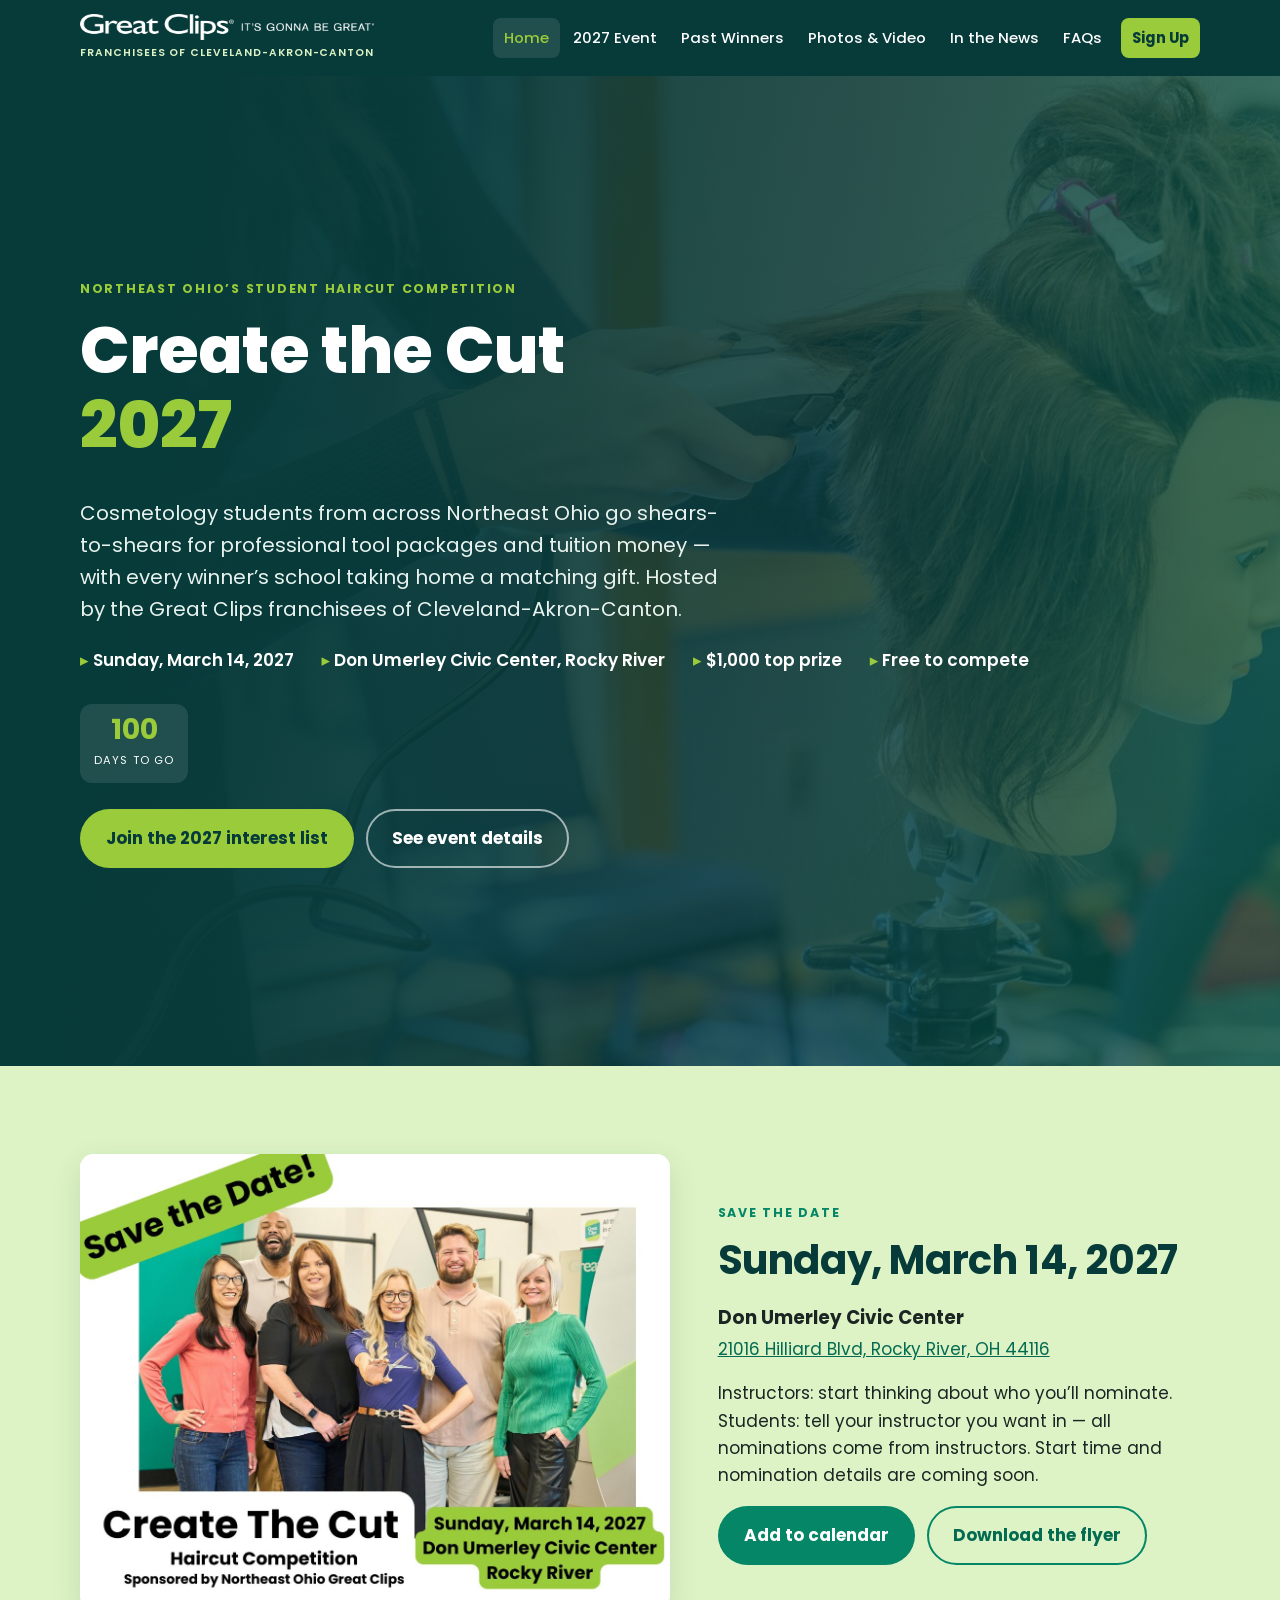
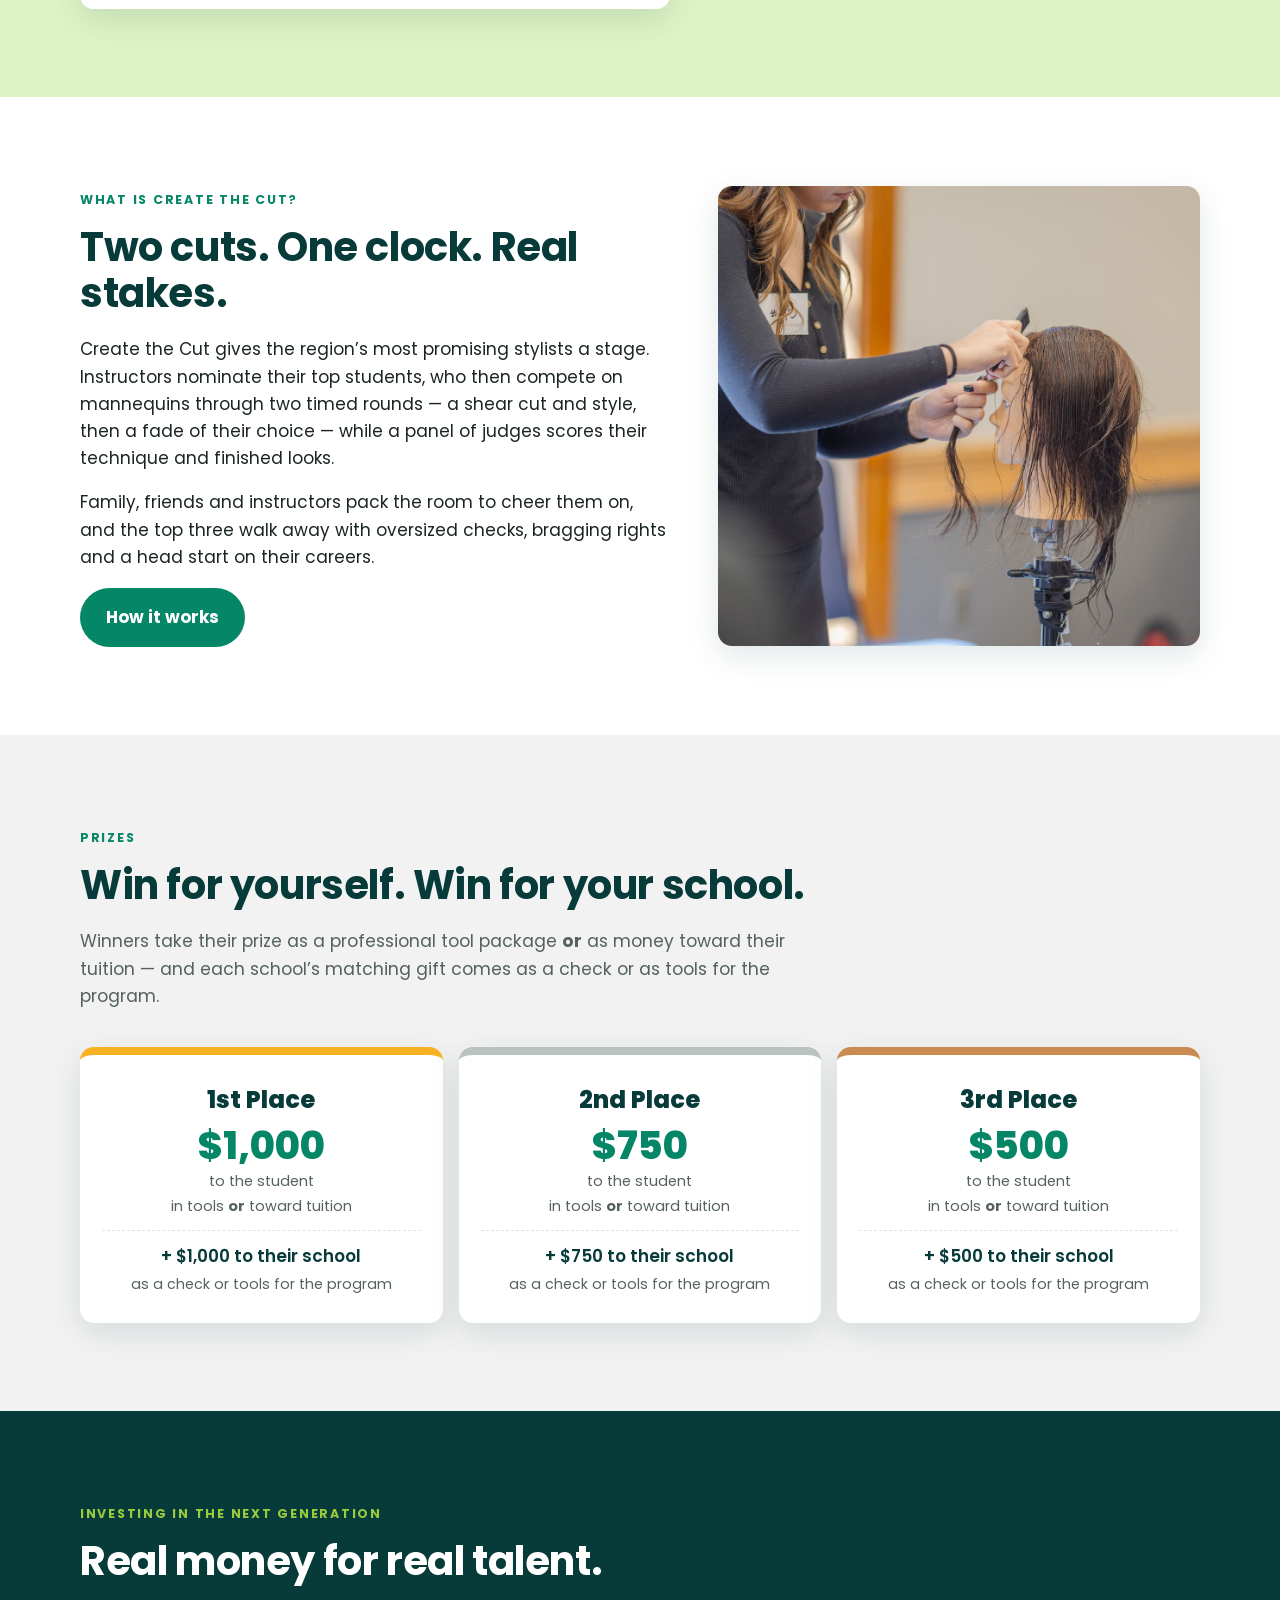
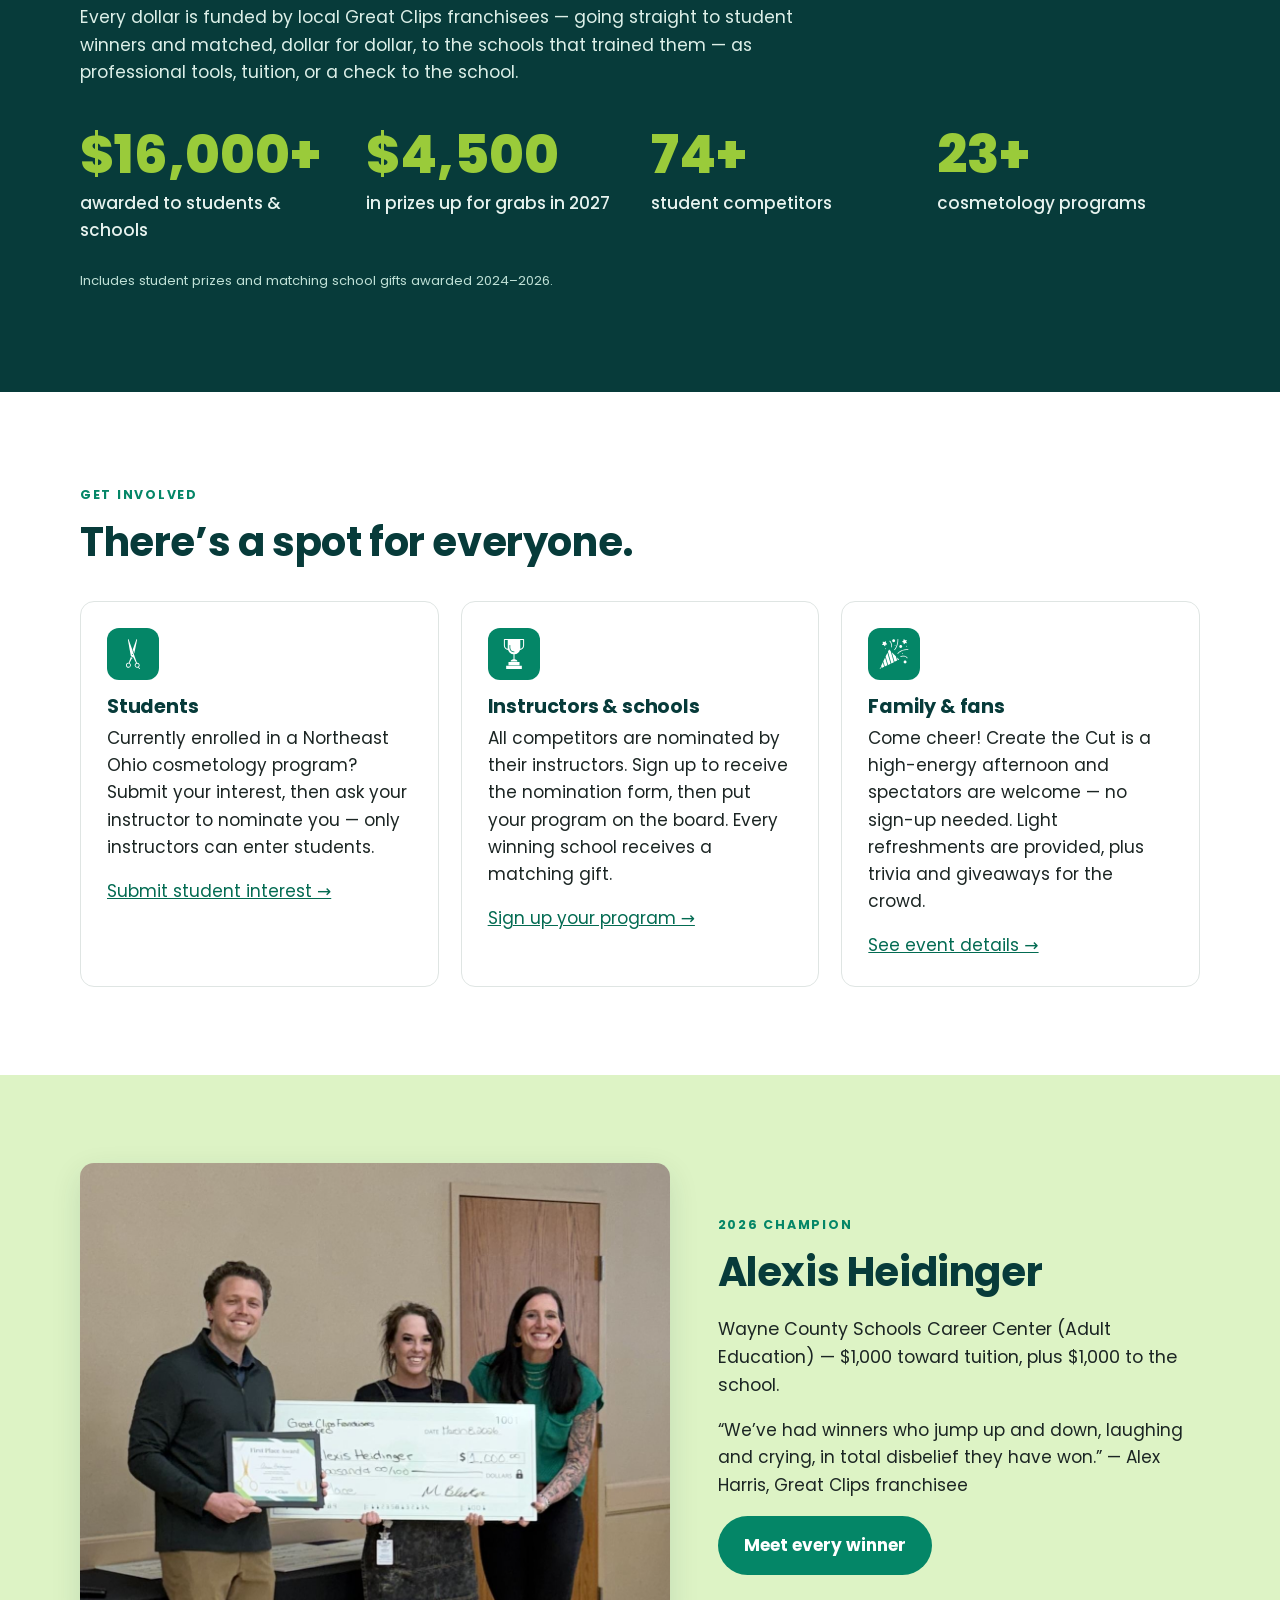
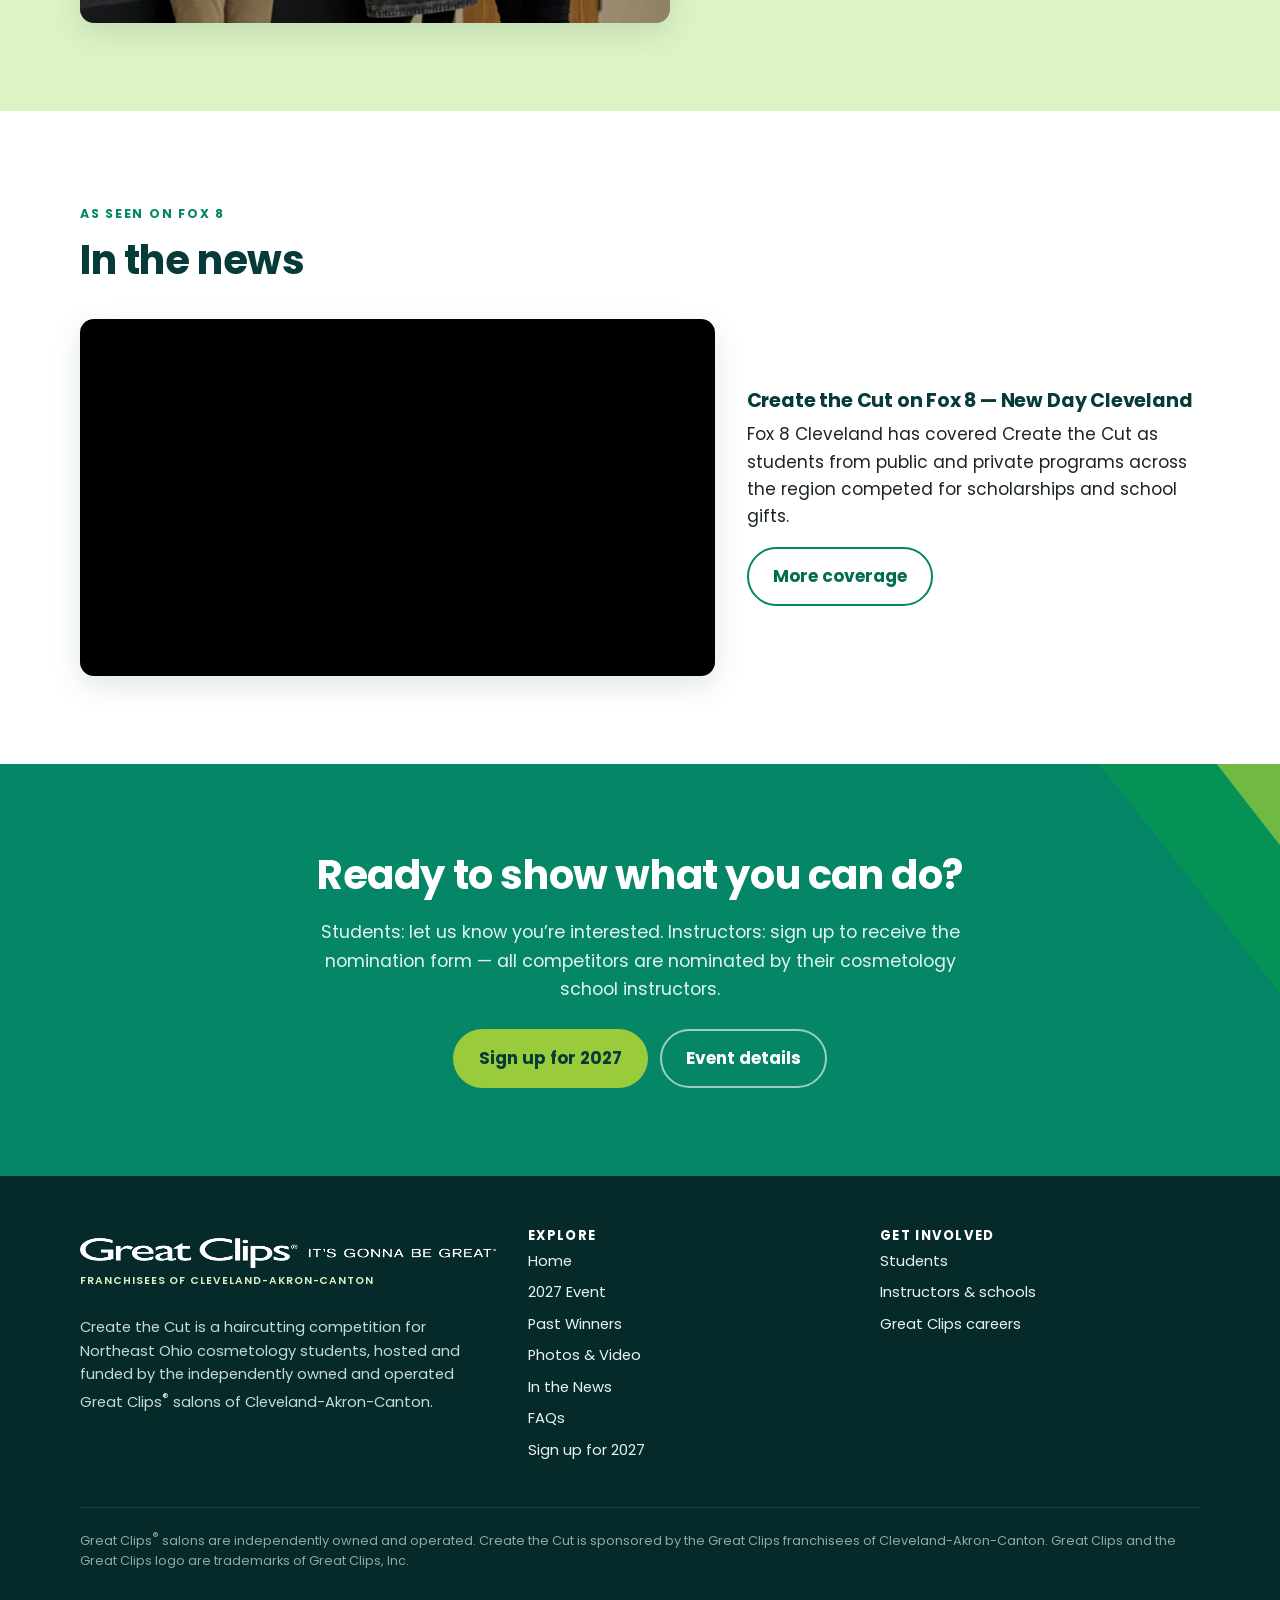
<file: index.html>
<!doctype html>
<html lang="en">
<head>
<meta charset="utf-8">
<meta name="viewport" content="width=device-width, initial-scale=1">
<title>Create the Cut 2027 | Great Clips Franchisees of Cleveland-Akron-Canton</title>
<meta name="description" content="Create the Cut is a haircutting competition for Northeast Ohio cosmetology students — tool and tuition prizes plus matching school gifts, hosted by the Great Clips franchisees of Cleveland-Akron-Canton.">
<meta property="og:title" content="Create the Cut 2027 | Great Clips Franchisees of Cleveland-Akron-Canton">
<meta property="og:description" content="Create the Cut is a haircutting competition for Northeast Ohio cosmetology students — tool and tuition prizes plus matching school gifts, hosted by the Great Clips franchisees of Cleveland-Akron-Canton.">
<meta property="og:image" content="https://createthecutneo.com/assets/img/gallery/2025/ctc2025-01.jpg">
<meta name="theme-color" content="#073b3a">
<link rel="icon" href="assets/icons/shears.svg" type="image/svg+xml">
<link rel="preconnect" href="https://fonts.googleapis.com">
<link rel="preconnect" href="https://fonts.gstatic.com" crossorigin>
<link href="https://fonts.googleapis.com/css2?family=Poppins:wght@400;500;600;700;800&display=swap" rel="stylesheet">
<link rel="stylesheet" href="assets/css/site.css?v=1793361626">
</head>
<body>
<a class="skip" href="#main">Skip to content</a>
<header class="site-head">
  <div class="wrap">
    <a class="lockup " href="index.html" aria-label="Great Clips franchisees of Cleveland-Akron-Canton — home"><img src="assets/logo/gc-logo-tag-white.png" alt="Great Clips" width="276" height="26"><span>Franchisees of Cleveland-Akron-Canton</span></a>
    <button class="menu-btn" aria-expanded="false" aria-controls="nav">Menu</button>
    <nav class="nav" id="nav" aria-label="Main"><a href="index.html" aria-current=page>Home</a><a href="event.html">2027 Event</a><a href="past-events.html">Past Winners</a><a href="gallery.html">Photos & Video</a><a href="news.html">In the News</a><a href="faq.html">FAQs</a><a class="cta" href="signup.html">Sign Up</a></nav>
  </div>
</header>
<main id="main">

<section class="hero"><div class="hero-bg" style="background-image:url('assets/img/gallery/2025/ctc2025-19.jpg')"></div><div class="wrap">
  <span class="eyebrow">Northeast Ohio’s student haircut competition</span>
  <h1>Create the Cut <em>2027</em></h1>
  <p class="lede">Cosmetology students from across Northeast Ohio go shears-to-shears for professional tool packages and tuition money — with every winner’s school taking home a matching gift. Hosted by the Great Clips franchisees of Cleveland-Akron-Canton.</p>
  <div class="facts"><span>Sunday, March 14, 2027</span><span>Don Umerley Civic Center, Rocky River</span><span>$1,000 top prize</span><span>Free to compete</span></div>
  <div class="countdown" data-to="2027-03-14T00:00:00-05:00"><div><b data-d>–</b><small>days to go</small></div></div>
  <div class="btn-row"><a class="btn btn-lime" href="signup.html">Join the 2027 interest list</a><a class="btn btn-ghost" href="event.html">See event details</a></div>
</div></section>

<section class="band-mint"><div class="wrap split">
  <a href="assets/ctc-save-the-date-2027.pdf" target="_blank" rel="noopener"><img src="assets/img/save-the-date-2027.jpg" alt="Save the date: Create the Cut, Sunday, March 14, 2027, Don Umerley Civic Center, Rocky River" loading="lazy" style="max-height:none;object-fit:contain;background:#fff"></a>
  <div>
    <span class="eyebrow" style="color:var(--jade)">Save the date</span>
    <h2>Sunday, March 14, 2027</h2>
    <p style="font-size:1.15rem;margin-bottom:4px"><b>Don Umerley Civic Center</b></p>
    <p><a href="https://www.google.com/maps/search/?api=1&amp;query=Don+Umerley+Civic+Center+21016+Hilliard+Blvd+Rocky+River+OH+44116" target="_blank" rel="noopener">21016 Hilliard Blvd, Rocky River, OH 44116</a></p>
    <p>Instructors: start thinking about who you’ll nominate. Students: tell your instructor you want in — all nominations come from instructors. Start time and nomination details are coming soon.</p>
    <div class="btn-row"><a class="btn btn-jade" href="assets/create-the-cut-2027.ics" download>Add to calendar</a><a class="btn btn-outline" href="assets/ctc-2027-flyer.pdf" download>Download the flyer</a></div>
  </div>
</div></section>

<section><div class="wrap split">
  <div>
    <span class="eyebrow" style="color:var(--jade)">What is Create the Cut?</span>
    <h2>Two cuts. One clock. Real stakes.</h2>
    <p>Create the Cut gives the region’s most promising stylists a stage. Instructors nominate their top students, who then compete on mannequins through two timed rounds — a shear cut and style, then a fade of their choice — while a panel of judges scores their technique and finished looks.</p>
    <p>Family, friends and instructors pack the room to cheer them on, and the top three walk away with oversized checks, bragging rights and a head start on their careers.</p>
    <a class="btn btn-jade" href="event.html">How it works</a>
  </div>
  <img src="assets/img/gallery/2025/ctc2025-14.jpg" alt="A student competitor cutting a mannequin's hair at Create the Cut 2025" loading="lazy">
</div></section>

<section class="band-gray"><div class="wrap">
  <div class="section-head"><span class="eyebrow" style="color:var(--jade)">Prizes</span><h2>Win for yourself. Win for your school.</h2>
  <p>Winners take their prize as a professional tool package <b>or</b> as money toward their tuition — and each school’s matching gift comes as a check or as tools for the program.</p></div>
  <div class="prizes"><div class="prize p1"><div class="place">1st Place</div><div class="amt">$1,000</div><div class="who">to the student</div><div class="who" style="margin-top:2px">in tools <b>or</b> toward tuition</div><span class="plus">+ $1,000 to their school<br><small style="font-weight:400;color:var(--muted)">as a check or tools for the program</small></span></div><div class="prize p2"><div class="place">2nd Place</div><div class="amt">$750</div><div class="who">to the student</div><div class="who" style="margin-top:2px">in tools <b>or</b> toward tuition</div><span class="plus">+ $750 to their school<br><small style="font-weight:400;color:var(--muted)">as a check or tools for the program</small></span></div><div class="prize p3"><div class="place">3rd Place</div><div class="amt">$500</div><div class="who">to the student</div><div class="who" style="margin-top:2px">in tools <b>or</b> toward tuition</div><span class="plus">+ $500 to their school<br><small style="font-weight:400;color:var(--muted)">as a check or tools for the program</small></span></div></div>
</div></section>

<section class="band-dark"><div class="wrap">
  <div class="section-head"><span class="eyebrow">Investing in the next generation</span>
  <h2>Real money for real talent.</h2>
  <p>Every dollar is funded by local Great Clips franchisees — going straight to student winners and matched, dollar for dollar, to the schools that trained them — as professional tools, tuition, or a check to the school.</p></div>
  <div class="grid g4">
    <div class="stat"><b>$16,000+</b><span>awarded to students &amp; schools</span></div>
    <div class="stat"><b>$4,500</b><span>in prizes up for grabs in 2027</span></div>
    <div class="stat"><b>74+</b><span>student competitors</span></div>
    <div class="stat"><b>23+</b><span>cosmetology programs</span></div>
  </div>
  <p class="note">Includes student prizes and matching school gifts awarded 2024–2026.</p>
</div></section>

<section><div class="wrap">
  <div class="section-head"><span class="eyebrow" style="color:var(--jade)">Get involved</span><h2>There’s a spot for everyone.</h2></div>
  <div class="grid g3">
    <div class="card"><div class="ico"><img src="assets/icons/shears.svg" alt=""></div><h3>Students</h3><p>Currently enrolled in a Northeast Ohio cosmetology program? Submit your interest, then ask your instructor to nominate you — only instructors can enter students.</p><a href="signup.html?role=student">Submit student interest →</a></div>
    <div class="card"><div class="ico"><img src="assets/icons/trophy.svg" alt=""></div><h3>Instructors &amp; schools</h3><p>All competitors are nominated by their instructors. Sign up to receive the nomination form, then put your program on the board. Every winning school receives a matching gift.</p><a href="signup.html?role=instructor">Sign up your program →</a></div>
    <div class="card"><div class="ico"><img src="assets/icons/party.svg" alt=""></div><h3>Family &amp; fans</h3><p>Come cheer! Create the Cut is a high-energy afternoon and spectators are welcome — no sign-up needed. Light refreshments are provided, plus trivia and giveaways for the crowd.</p><a href="event.html">See event details →</a></div>
  </div>
</div></section>

<section class="band-mint"><div class="wrap split">
  <img src="assets/img/gallery/2026/ctc2026-17.jpg" alt="Alexis Heidinger holding the first-place check at Create the Cut 2026" loading="lazy" style="object-position:center 22%">
  <div>
    <span class="eyebrow" style="color:var(--jade)">2026 Champion</span>
    <h2>Alexis Heidinger</h2>
    <p style="font-size:1.1rem">Wayne County Schools Career Center (Adult Education) — $1,000 toward tuition, plus $1,000 to the school.</p>
    <p>“We’ve had winners who jump up and down, laughing and crying, in total disbelief they have won.” — Alex Harris, Great Clips franchisee</p>
    <a class="btn btn-jade" href="past-events.html">Meet every winner</a>
  </div>
</div></section>

<section><div class="wrap">
  <div class="section-head"><span class="eyebrow" style="color:var(--jade)">As seen on FOX 8</span><h2>In the news</h2></div>
  <div class="feature-video">
    <iframe class="yt" src="https://www.youtube.com/embed/rX6pggy170c" title="Create the Cut on Fox 8 — New Day Cleveland" loading="lazy" referrerpolicy="strict-origin-when-cross-origin" allow="accelerometer; encrypted-media; gyroscope; picture-in-picture; web-share" allowfullscreen></iframe>
    <div><h3>Create the Cut on Fox 8 — New Day Cleveland</h3><p>Fox 8 Cleveland has covered Create the Cut as students from public and private programs across the region competed for scholarships and school gifts.</p><a class="btn btn-outline" href="news.html">More coverage</a></div>
  </div>
</div></section>

<section class="cta-band"><svg class="tri" viewBox="0 0 400 300" preserveAspectRatio="xMaxYMid slice" aria-hidden="true"><polygon points="160,0 400,0 400,300" fill="#048667" opacity=".55"/><polygon points="250,0 400,0 400,190" fill="#089f45" opacity=".55"/><polygon points="330,0 400,0 400,90" fill="#9acb3a" opacity=".8"/></svg><div class="wrap" style="position:relative;z-index:1">
  <h2>Ready to show what you can do?</h2><p>Students: let us know you’re interested. Instructors: sign up to receive the nomination form — all competitors are nominated by their cosmetology school instructors.</p>
  <div class="btn-row"><a class="btn btn-lime" href="signup.html">Sign up for 2027</a><a class="btn btn-ghost" href="event.html">Event details</a></div>
</div></section>

</main>
<footer class="site-foot">
  <div class="wrap">
    <div class="cols">
      <div>
        <a class="lockup " href="index.html" aria-label="Great Clips franchisees of Cleveland-Akron-Canton — home"><img src="assets/logo/gc-logo-tag-white.png" alt="Great Clips" width="276" height="26"><span>Franchisees of Cleveland-Akron-Canton</span></a>
        <p style="margin-top:16px;max-width:30rem">Create the Cut is a haircutting competition for Northeast Ohio cosmetology students, hosted and funded by the independently owned and operated Great Clips<sup>®</sup> salons of Cleveland-Akron-Canton.</p>
      </div>
      <div>
        <h4>Explore</h4>
        <ul><li><a href="index.html">Home</a></li><li><a href="event.html">2027 Event</a></li><li><a href="past-events.html">Past Winners</a></li><li><a href="gallery.html">Photos & Video</a></li><li><a href="news.html">In the News</a></li><li><a href="faq.html">FAQs</a></li><li><a href="signup.html">Sign up for 2027</a></li></ul>
      </div>
      <div>
        <h4>Get involved</h4>
        <ul>
          <li><a href="signup.html?role=student">Students</a></li>
          <li><a href="signup.html?role=instructor">Instructors &amp; schools</a></li>
          <li><a href="https://jobs.greatclips.com" target="_blank" rel="noopener">Great Clips careers</a></li>
          
        </ul>
      </div>
    </div>
    <p class="fine">Great Clips<sup>®</sup> salons are independently owned and operated. Create the Cut is sponsored by the Great Clips franchisees of Cleveland-Akron-Canton. Great Clips and the Great Clips logo are trademarks of Great Clips, Inc.</p>
  </div>
</footer>
<div class="lightbox" role="dialog" aria-modal="true" aria-label="Photo viewer">
  <button class="x" aria-label="Close">×</button><button class="prev" aria-label="Previous photo">‹</button>
  <img alt=""><button class="next" aria-label="Next photo">›</button>
</div>
<script src="assets/js/site.js?v=1793361626"></script>
</body>
</html>
</file>
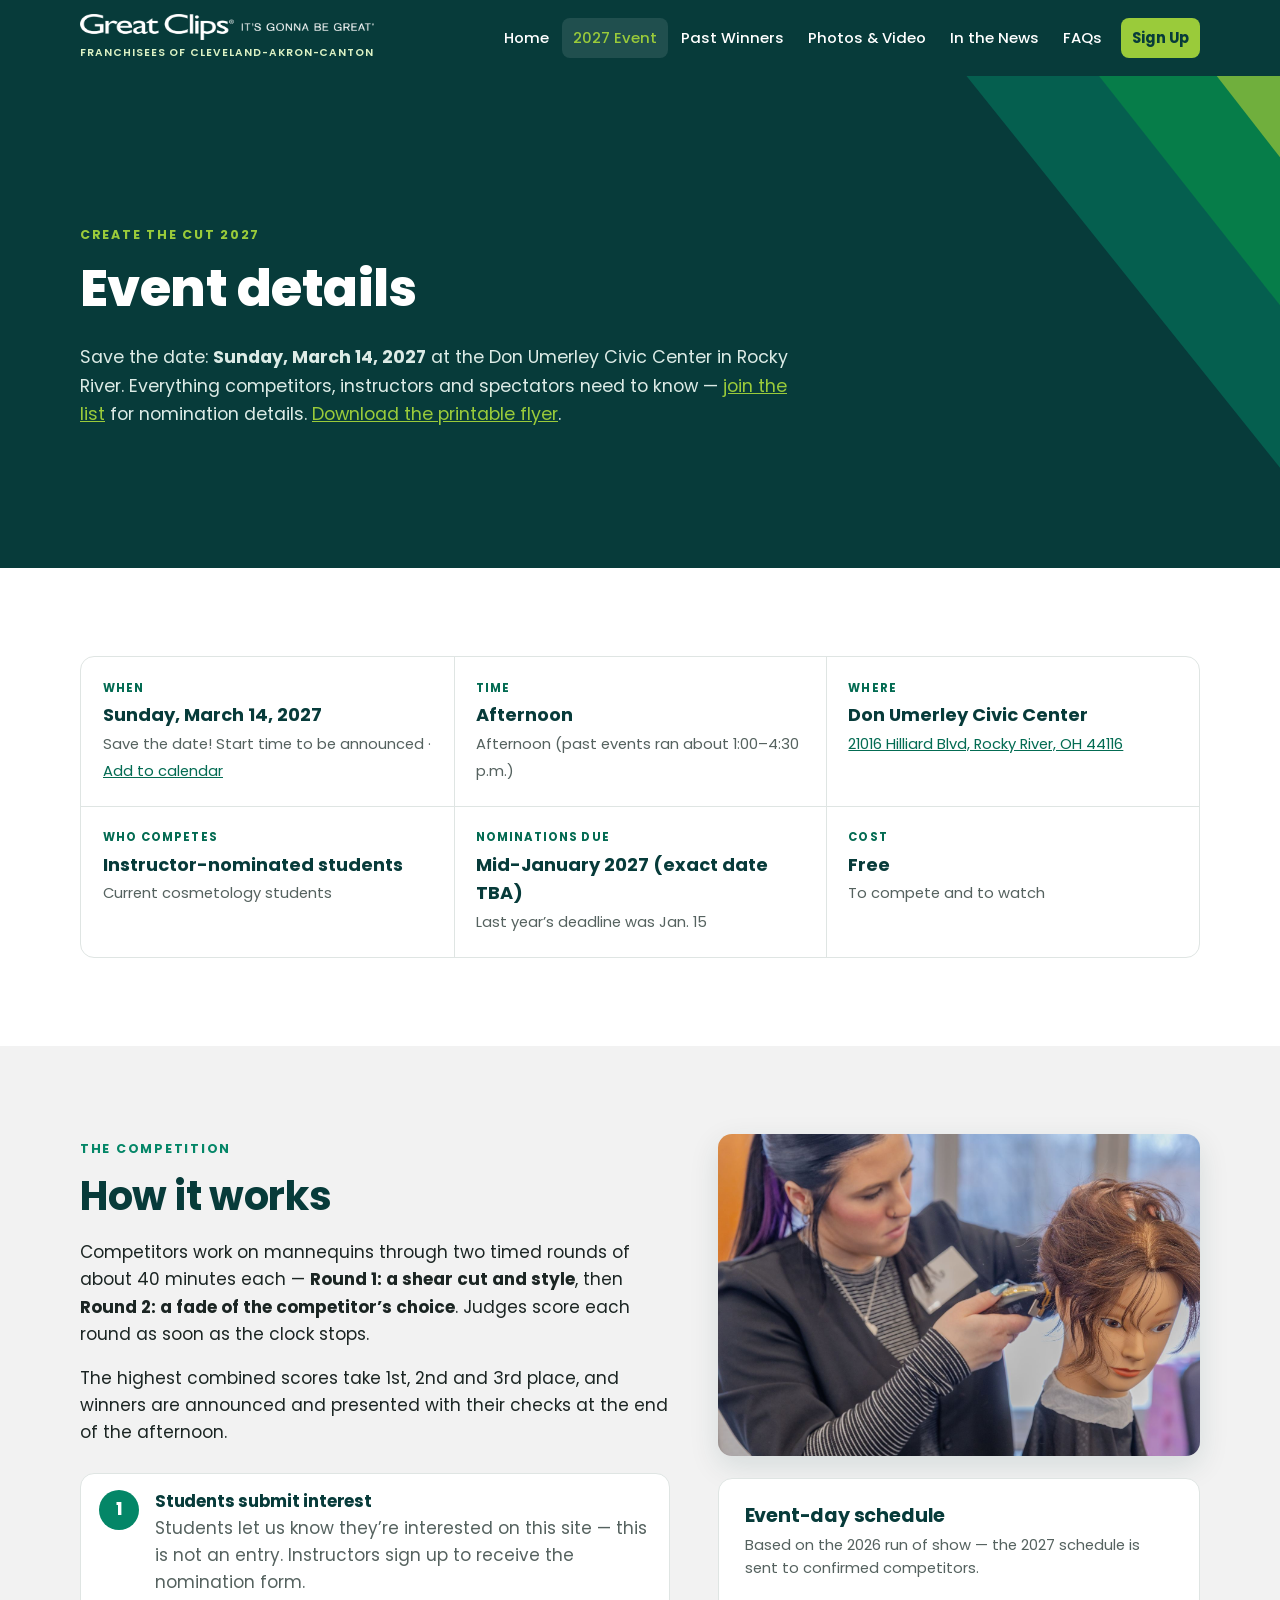
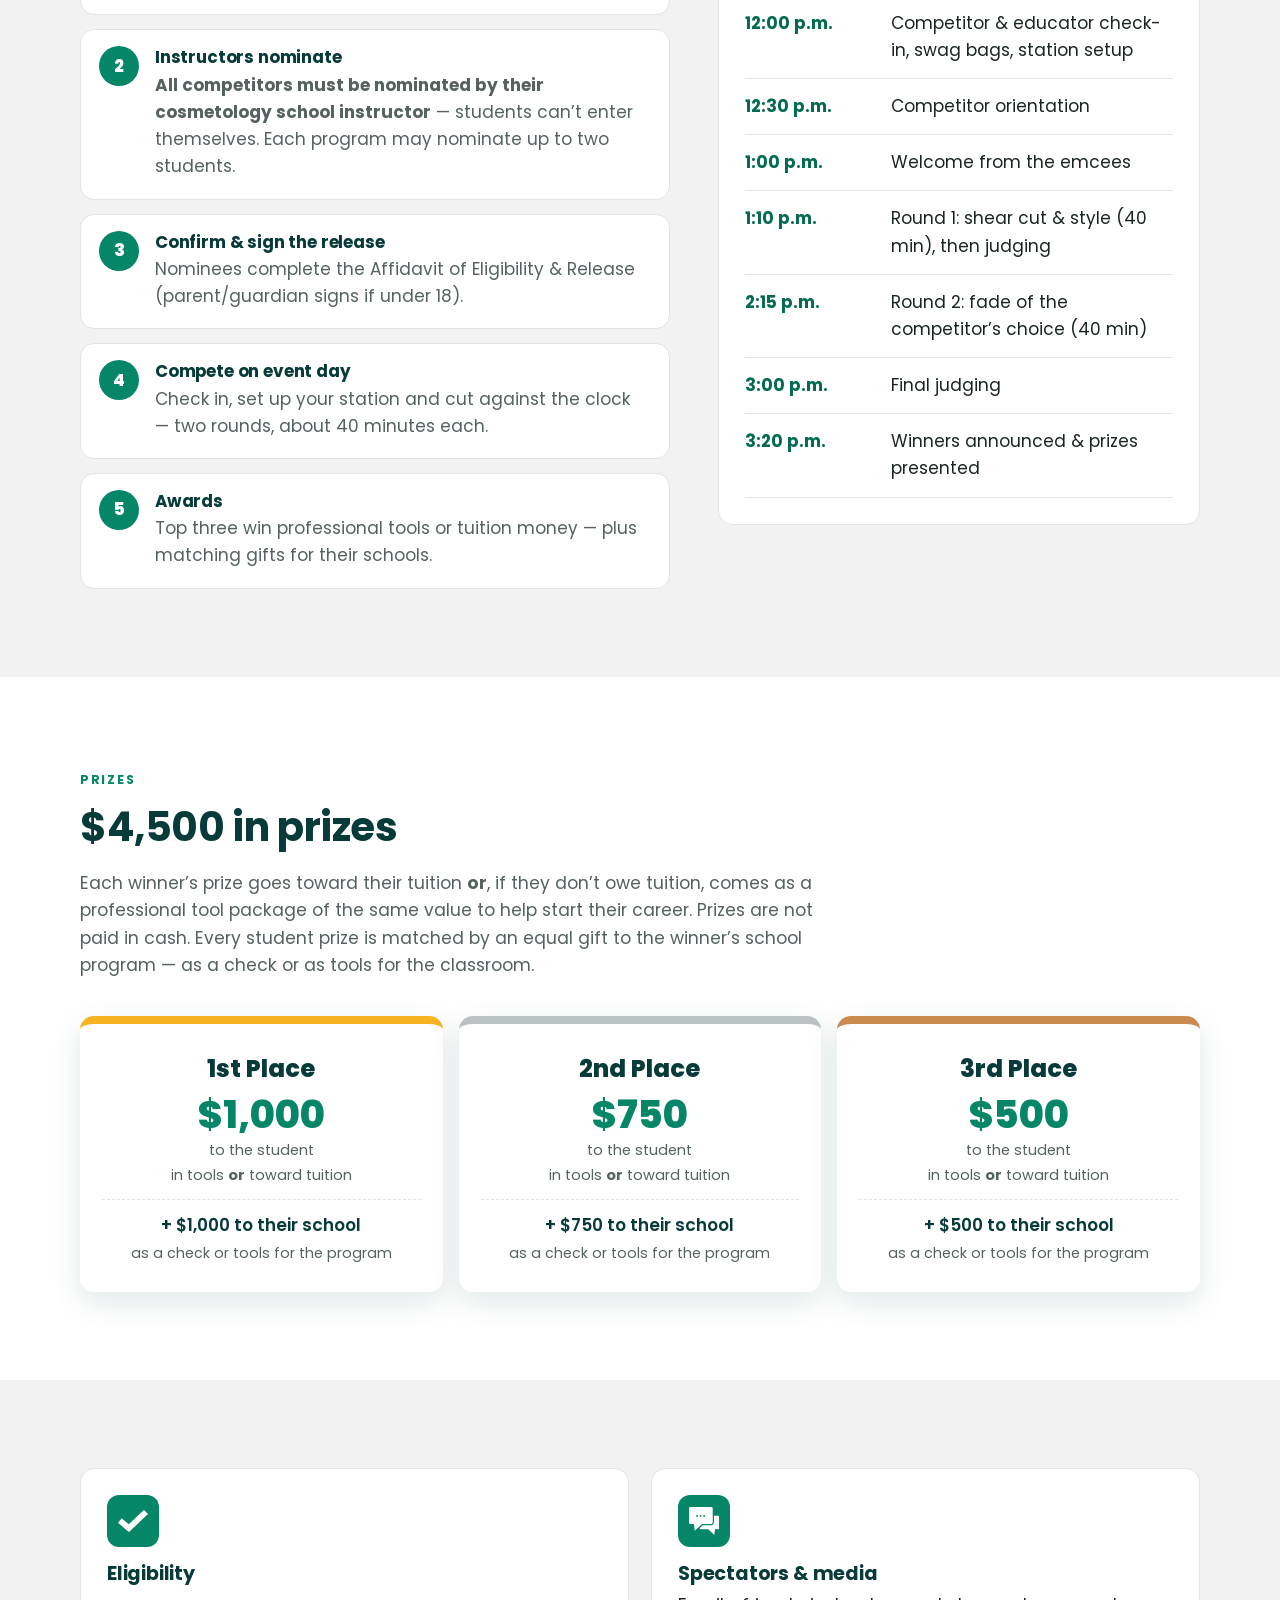
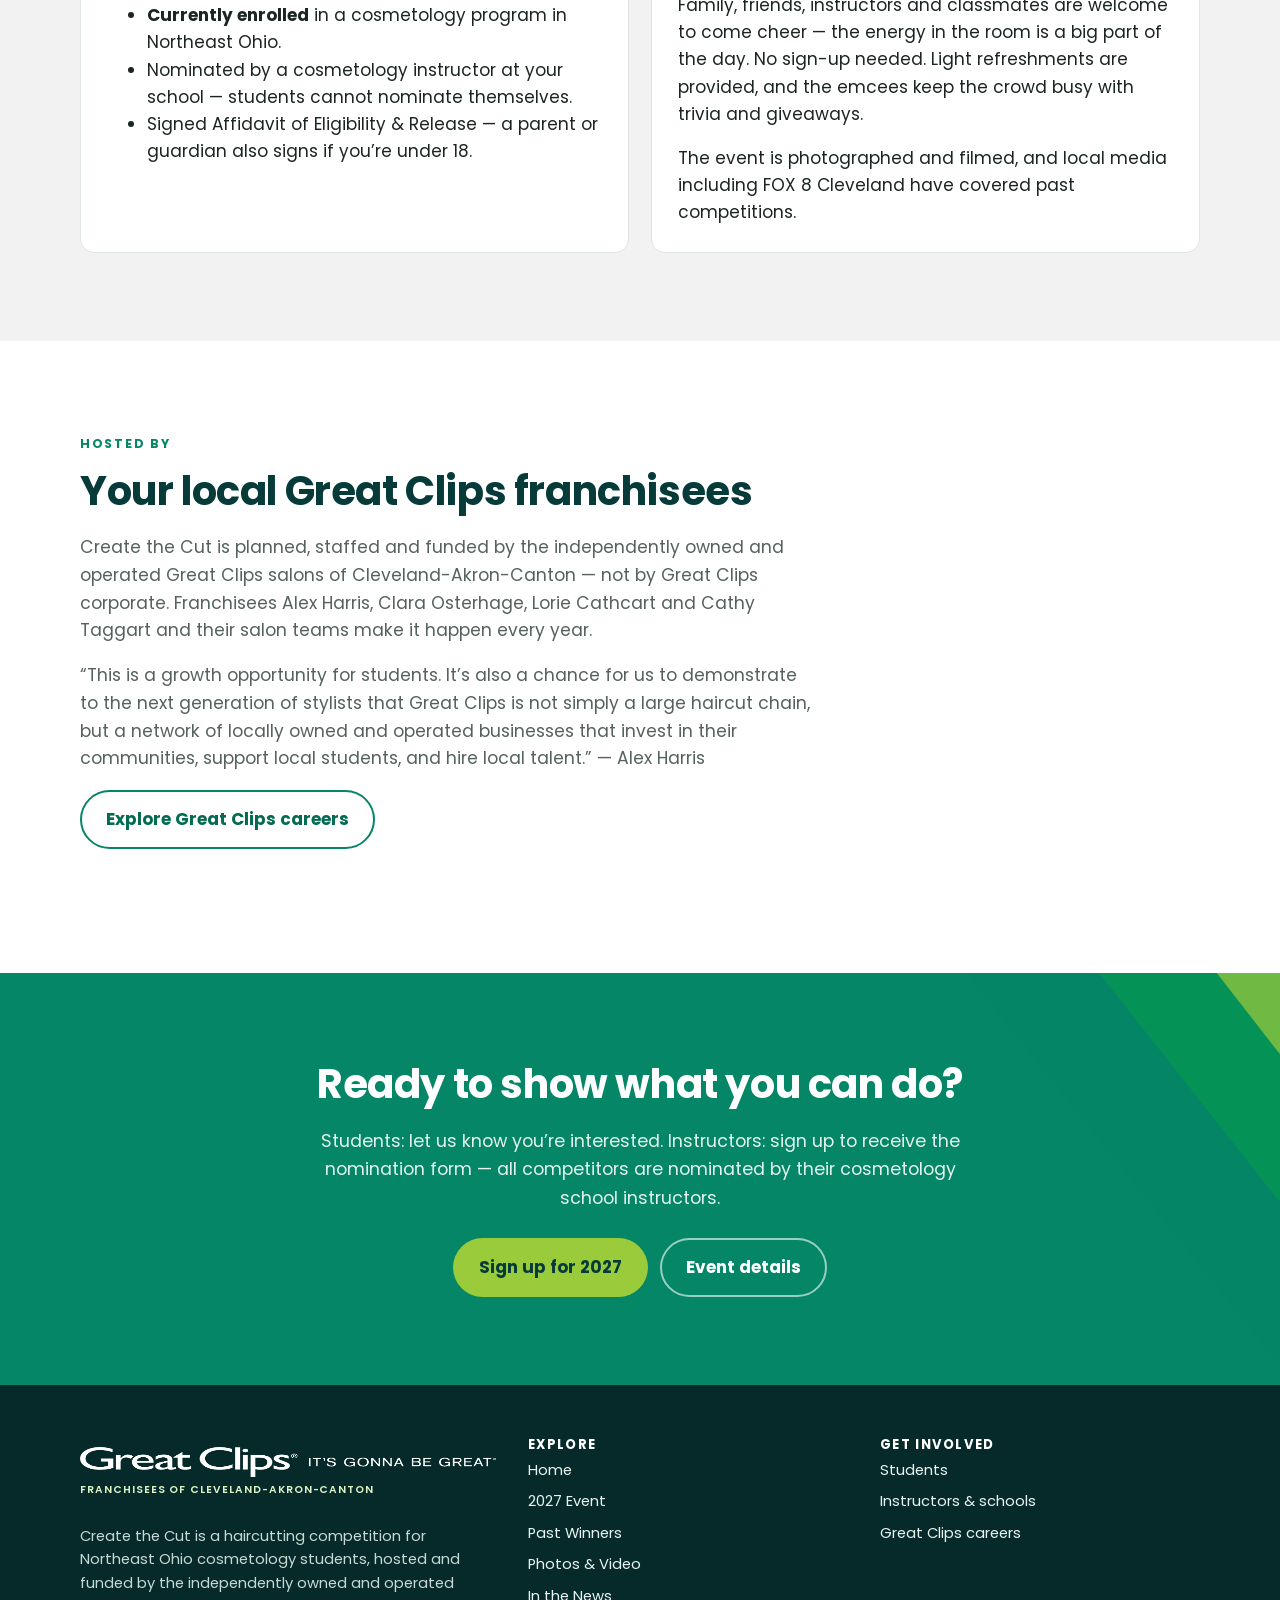
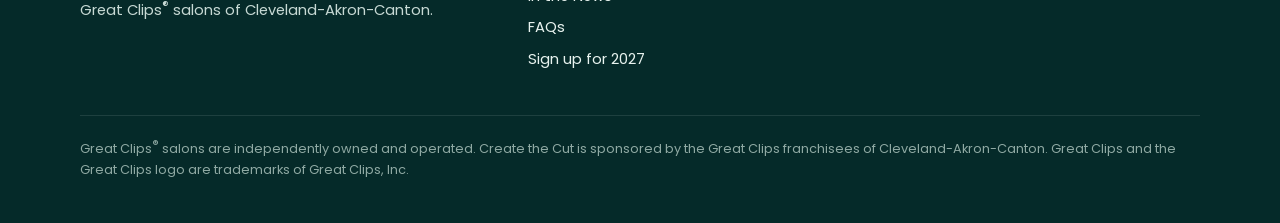
<file: event.html>
<!doctype html>
<html lang="en">
<head>
<meta charset="utf-8">
<meta name="viewport" content="width=device-width, initial-scale=1">
<title>Event Details | Create the Cut 2027</title>
<meta name="description" content="Date, format, prizes, eligibility and schedule for Create the Cut 2027, the Northeast Ohio student haircut competition.">
<meta property="og:title" content="Event Details | Create the Cut 2027">
<meta property="og:description" content="Date, format, prizes, eligibility and schedule for Create the Cut 2027, the Northeast Ohio student haircut competition.">
<meta property="og:image" content="https://createthecutneo.com/assets/img/gallery/2025/ctc2025-01.jpg">
<meta name="theme-color" content="#073b3a">
<link rel="icon" href="assets/icons/shears.svg" type="image/svg+xml">
<link rel="preconnect" href="https://fonts.googleapis.com">
<link rel="preconnect" href="https://fonts.gstatic.com" crossorigin>
<link href="https://fonts.googleapis.com/css2?family=Poppins:wght@400;500;600;700;800&display=swap" rel="stylesheet">
<link rel="stylesheet" href="assets/css/site.css?v=1793361626">
</head>
<body>
<a class="skip" href="#main">Skip to content</a>
<header class="site-head">
  <div class="wrap">
    <a class="lockup " href="index.html" aria-label="Great Clips franchisees of Cleveland-Akron-Canton — home"><img src="assets/logo/gc-logo-tag-white.png" alt="Great Clips" width="276" height="26"><span>Franchisees of Cleveland-Akron-Canton</span></a>
    <button class="menu-btn" aria-expanded="false" aria-controls="nav">Menu</button>
    <nav class="nav" id="nav" aria-label="Main"><a href="index.html">Home</a><a href="event.html" aria-current=page>2027 Event</a><a href="past-events.html">Past Winners</a><a href="gallery.html">Photos & Video</a><a href="news.html">In the News</a><a href="faq.html">FAQs</a><a class="cta" href="signup.html">Sign Up</a></nav>
  </div>
</header>
<main id="main">

<section class="page-hero"><svg class="tri" viewBox="0 0 400 300" preserveAspectRatio="xMaxYMid slice" aria-hidden="true"><polygon points="160,0 400,0 400,300" fill="#048667" opacity=".55"/><polygon points="250,0 400,0 400,190" fill="#089f45" opacity=".55"/><polygon points="330,0 400,0 400,90" fill="#9acb3a" opacity=".8"/></svg><div class="wrap"><span class="eyebrow">Create the Cut 2027</span><h1>Event details</h1>
<p>Save the date: <b>Sunday, March 14, 2027</b> at the Don Umerley Civic Center in Rocky River. Everything competitors, instructors and spectators need to know — <a href="signup.html" style="color:var(--lime)">join the list</a> for nomination details. <a href="assets/ctc-2027-flyer.pdf" style="color:var(--lime)" download>Download the printable flyer</a>.</p></div></section>

<section><div class="wrap">
  <div class="glance">
    <div><small>When</small><strong>Sunday, March 14, 2027</strong><span>Save the date! Start time to be announced · <a href="assets/create-the-cut-2027.ics" download>Add to calendar</a></span></div>
    <div><small>Time</small><strong>Afternoon</strong><span>Afternoon (past events ran about 1:00–4:30 p.m.)</span></div>
    <div><small>Where</small><strong>Don Umerley Civic Center</strong><span><a href="https://www.google.com/maps/search/?api=1&amp;query=Don+Umerley+Civic+Center+21016+Hilliard+Blvd+Rocky+River+OH+44116" target="_blank" rel="noopener">21016 Hilliard Blvd, Rocky River, OH 44116</a></span></div>
    <div><small>Who competes</small><strong>Instructor-nominated students</strong><span>Current cosmetology students</span></div>
    <div><small>Nominations due</small><strong>Mid-January 2027 (exact date TBA)</strong><span>Last year’s deadline was Jan. 15</span></div>
    <div><small>Cost</small><strong>Free</strong><span>To compete and to watch</span></div>
  </div>
</div></section>

<section class="band-gray"><div class="wrap split" style="align-items:start">
  <div>
    <span class="eyebrow" style="color:var(--jade)">The competition</span>
    <h2>How it works</h2>
    <p>Competitors work on mannequins through two timed rounds of about 40 minutes each — <b>Round 1: a shear cut and style</b>, then <b>Round 2: a fade of the competitor’s choice</b>. Judges score each round as soon as the clock stops.</p>
    <p>The highest combined scores take 1st, 2nd and 3rd place, and winners are announced and presented with their checks at the end of the afternoon.</p>
    <div class="steps" style="margin-top:26px">
      <div class="step"><h3>Students submit interest</h3><p>Students let us know they’re interested on this site — this is not an entry. Instructors sign up to receive the nomination form.</p></div>
      <div class="step"><h3>Instructors nominate</h3><p><b>All competitors must be nominated by their cosmetology school instructor</b> — students can’t enter themselves. Each program may nominate up to two students.</p></div>
      <div class="step"><h3>Confirm &amp; sign the release</h3><p>Nominees complete the Affidavit of Eligibility &amp; Release (parent/guardian signs if under 18).</p></div>
      <div class="step"><h3>Compete on event day</h3><p>Check in, set up your station and cut against the clock — two rounds, about 40 minutes each.</p></div>
      <div class="step"><h3>Awards</h3><p>Top three win professional tools or tuition money — plus matching gifts for their schools.</p></div>
    </div>
  </div>
  <div>
    <img src="assets/img/gallery/2025/ctc2025-21.jpg" alt="Competitor working on a haircut" loading="lazy" style="margin-bottom:22px">
    <div class="card">
      <h3>Event-day schedule</h3>
      <p style="color:var(--muted);font-size:.92rem">Based on the 2026 run of show — the 2027 schedule is sent to confirmed competitors.</p>
      <ul class="sched">
        <li><b>12:00 p.m.</b><span>Competitor &amp; educator check-in, swag bags, station setup</span></li>
        <li><b>12:30 p.m.</b><span>Competitor orientation</span></li>
        <li><b>1:00 p.m.</b><span>Welcome from the emcees</span></li>
        <li><b>1:10 p.m.</b><span>Round 1: shear cut &amp; style (40 min), then judging</span></li>
        <li><b>2:15 p.m.</b><span>Round 2: fade of the competitor’s choice (40 min)</span></li>
        <li><b>3:00 p.m.</b><span>Final judging</span></li>
        <li><b>3:20 p.m.</b><span>Winners announced &amp; prizes presented</span></li>
      </ul>
    </div>
  </div>
</div></section>

<section><div class="wrap">
  <div class="section-head"><span class="eyebrow" style="color:var(--jade)">Prizes</span><h2>$4,500 in prizes</h2>
  <p>Each winner’s prize goes toward their tuition <b>or</b>, if they don’t owe tuition, comes as a professional tool package of the same value to help start their career. Prizes are not paid in cash. Every student prize is matched by an equal gift to the winner’s school program — as a check or as tools for the classroom.</p></div>
  <div class="prizes"><div class="prize p1"><div class="place">1st Place</div><div class="amt">$1,000</div><div class="who">to the student</div><div class="who" style="margin-top:2px">in tools <b>or</b> toward tuition</div><span class="plus">+ $1,000 to their school<br><small style="font-weight:400;color:var(--muted)">as a check or tools for the program</small></span></div><div class="prize p2"><div class="place">2nd Place</div><div class="amt">$750</div><div class="who">to the student</div><div class="who" style="margin-top:2px">in tools <b>or</b> toward tuition</div><span class="plus">+ $750 to their school<br><small style="font-weight:400;color:var(--muted)">as a check or tools for the program</small></span></div><div class="prize p3"><div class="place">3rd Place</div><div class="amt">$500</div><div class="who">to the student</div><div class="who" style="margin-top:2px">in tools <b>or</b> toward tuition</div><span class="plus">+ $500 to their school<br><small style="font-weight:400;color:var(--muted)">as a check or tools for the program</small></span></div></div>
</div></section>

<section class="band-gray"><div class="wrap grid g2">
  <div class="card"><div class="ico"><img src="assets/icons/checkmark.svg" alt=""></div><h3>Eligibility</h3>
    <ul>
      <li><b>Currently enrolled</b> in a cosmetology program in Northeast Ohio.</li>
      <li>Nominated by a cosmetology instructor at your school — students cannot nominate themselves.</li>
      <li>Signed Affidavit of Eligibility &amp; Release — a parent or guardian also signs if you’re under 18.</li>
    </ul></div>
  <div class="card"><div class="ico"><img src="assets/icons/chat.svg" alt=""></div><h3>Spectators &amp; media</h3>
    <p>Family, friends, instructors and classmates are welcome to come cheer — the energy in the room is a big part of the day. No sign-up needed. Light refreshments are provided, and the emcees keep the crowd busy with trivia and giveaways.</p>
    <p>The event is photographed and filmed, and local media including FOX 8 Cleveland have covered past competitions.</p></div>
</div></section>

<section><div class="wrap">
  <div class="section-head"><span class="eyebrow" style="color:var(--jade)">Hosted by</span><h2>Your local Great Clips franchisees</h2>
  <p>Create the Cut is planned, staffed and funded by the independently owned and operated Great Clips salons of Cleveland-Akron-Canton — not by Great Clips corporate. Franchisees Alex Harris, Clara Osterhage, Lorie Cathcart and Cathy Taggart and their salon teams make it happen every year.</p>
  <p>“This is a growth opportunity for students. It’s also a chance for us to demonstrate to the next generation of stylists that Great Clips is not simply a large haircut chain, but a network of locally owned and operated businesses that invest in their communities, support local students, and hire local talent.” — Alex Harris</p>
  <a class="btn btn-outline" href="https://jobs.greatclips.com" target="_blank" rel="noopener">Explore Great Clips careers</a></div>
</div></section>
<section class="cta-band"><svg class="tri" viewBox="0 0 400 300" preserveAspectRatio="xMaxYMid slice" aria-hidden="true"><polygon points="160,0 400,0 400,300" fill="#048667" opacity=".55"/><polygon points="250,0 400,0 400,190" fill="#089f45" opacity=".55"/><polygon points="330,0 400,0 400,90" fill="#9acb3a" opacity=".8"/></svg><div class="wrap" style="position:relative;z-index:1">
  <h2>Ready to show what you can do?</h2><p>Students: let us know you’re interested. Instructors: sign up to receive the nomination form — all competitors are nominated by their cosmetology school instructors.</p>
  <div class="btn-row"><a class="btn btn-lime" href="signup.html">Sign up for 2027</a><a class="btn btn-ghost" href="event.html">Event details</a></div>
</div></section>

</main>
<footer class="site-foot">
  <div class="wrap">
    <div class="cols">
      <div>
        <a class="lockup " href="index.html" aria-label="Great Clips franchisees of Cleveland-Akron-Canton — home"><img src="assets/logo/gc-logo-tag-white.png" alt="Great Clips" width="276" height="26"><span>Franchisees of Cleveland-Akron-Canton</span></a>
        <p style="margin-top:16px;max-width:30rem">Create the Cut is a haircutting competition for Northeast Ohio cosmetology students, hosted and funded by the independently owned and operated Great Clips<sup>®</sup> salons of Cleveland-Akron-Canton.</p>
      </div>
      <div>
        <h4>Explore</h4>
        <ul><li><a href="index.html">Home</a></li><li><a href="event.html">2027 Event</a></li><li><a href="past-events.html">Past Winners</a></li><li><a href="gallery.html">Photos & Video</a></li><li><a href="news.html">In the News</a></li><li><a href="faq.html">FAQs</a></li><li><a href="signup.html">Sign up for 2027</a></li></ul>
      </div>
      <div>
        <h4>Get involved</h4>
        <ul>
          <li><a href="signup.html?role=student">Students</a></li>
          <li><a href="signup.html?role=instructor">Instructors &amp; schools</a></li>
          <li><a href="https://jobs.greatclips.com" target="_blank" rel="noopener">Great Clips careers</a></li>
          
        </ul>
      </div>
    </div>
    <p class="fine">Great Clips<sup>®</sup> salons are independently owned and operated. Create the Cut is sponsored by the Great Clips franchisees of Cleveland-Akron-Canton. Great Clips and the Great Clips logo are trademarks of Great Clips, Inc.</p>
  </div>
</footer>
<div class="lightbox" role="dialog" aria-modal="true" aria-label="Photo viewer">
  <button class="x" aria-label="Close">×</button><button class="prev" aria-label="Previous photo">‹</button>
  <img alt=""><button class="next" aria-label="Next photo">›</button>
</div>
<script src="assets/js/site.js?v=1793361626"></script>
</body>
</html>
</file>
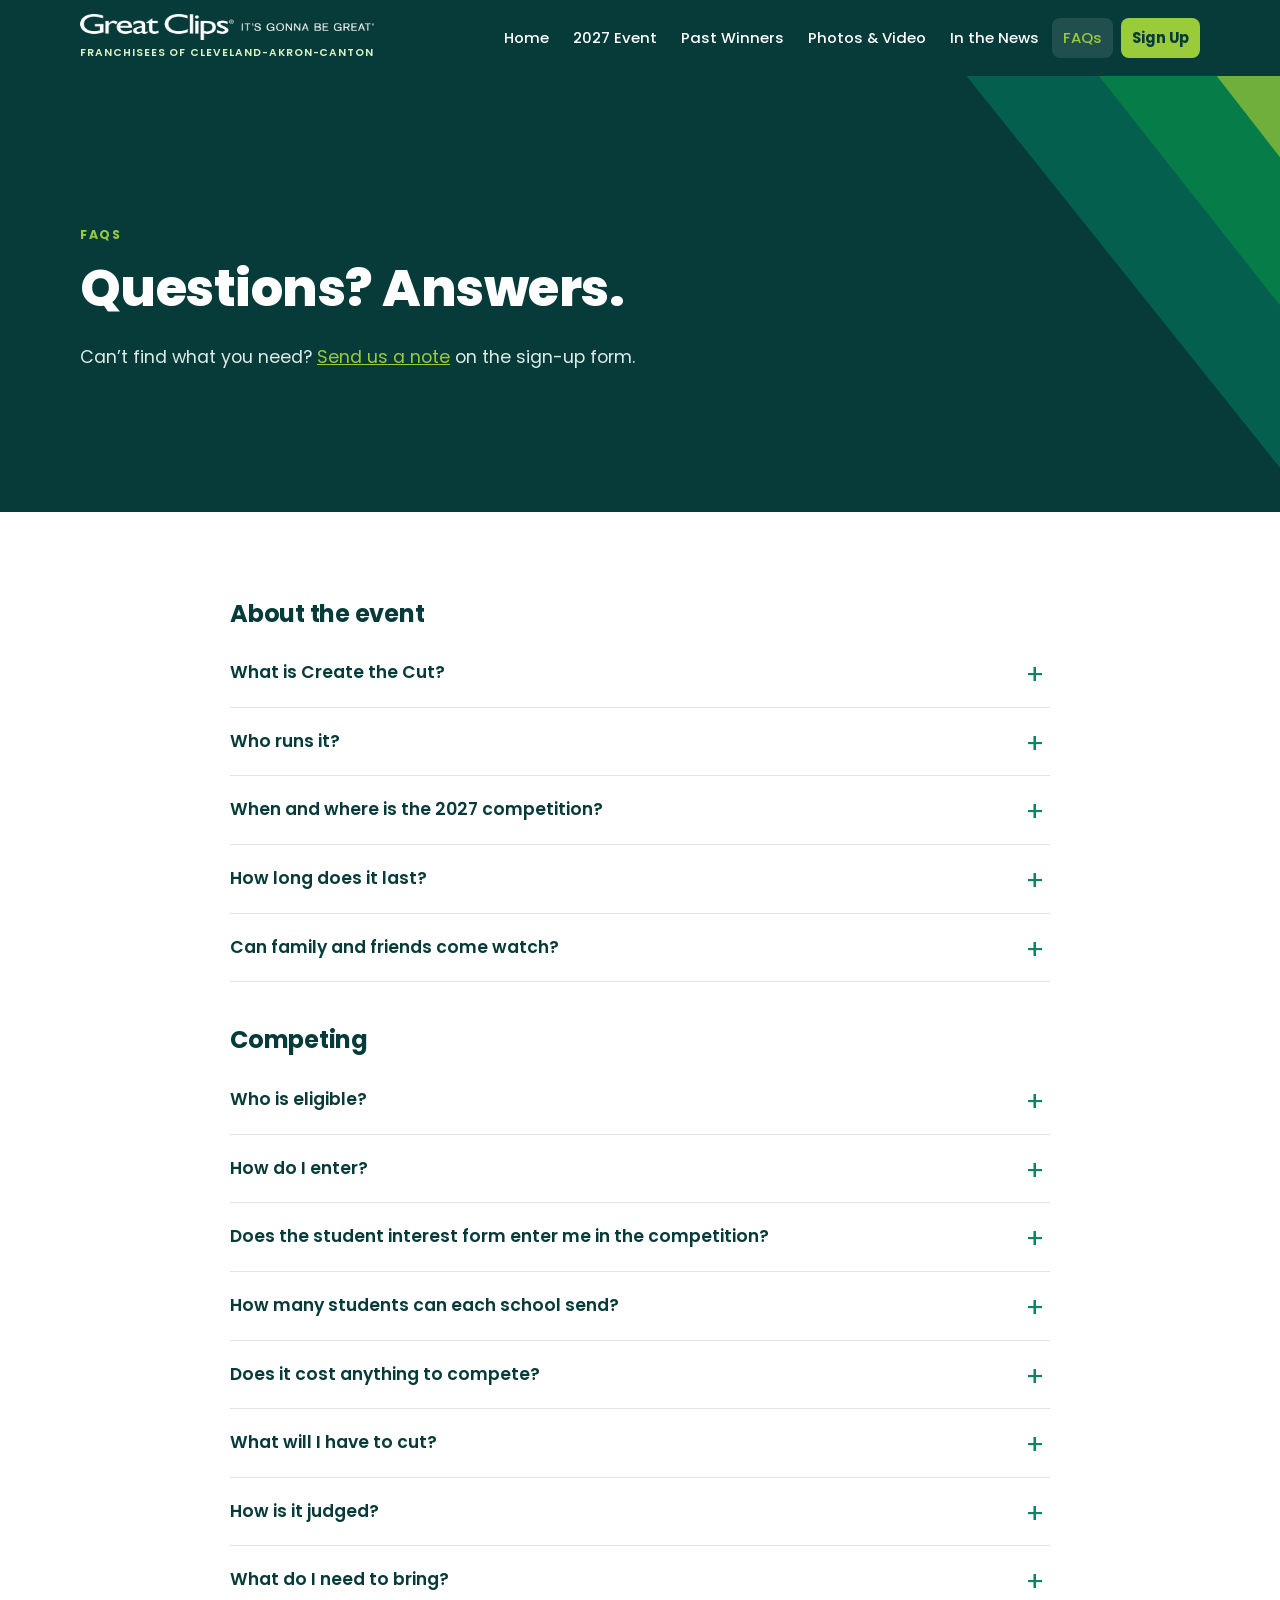
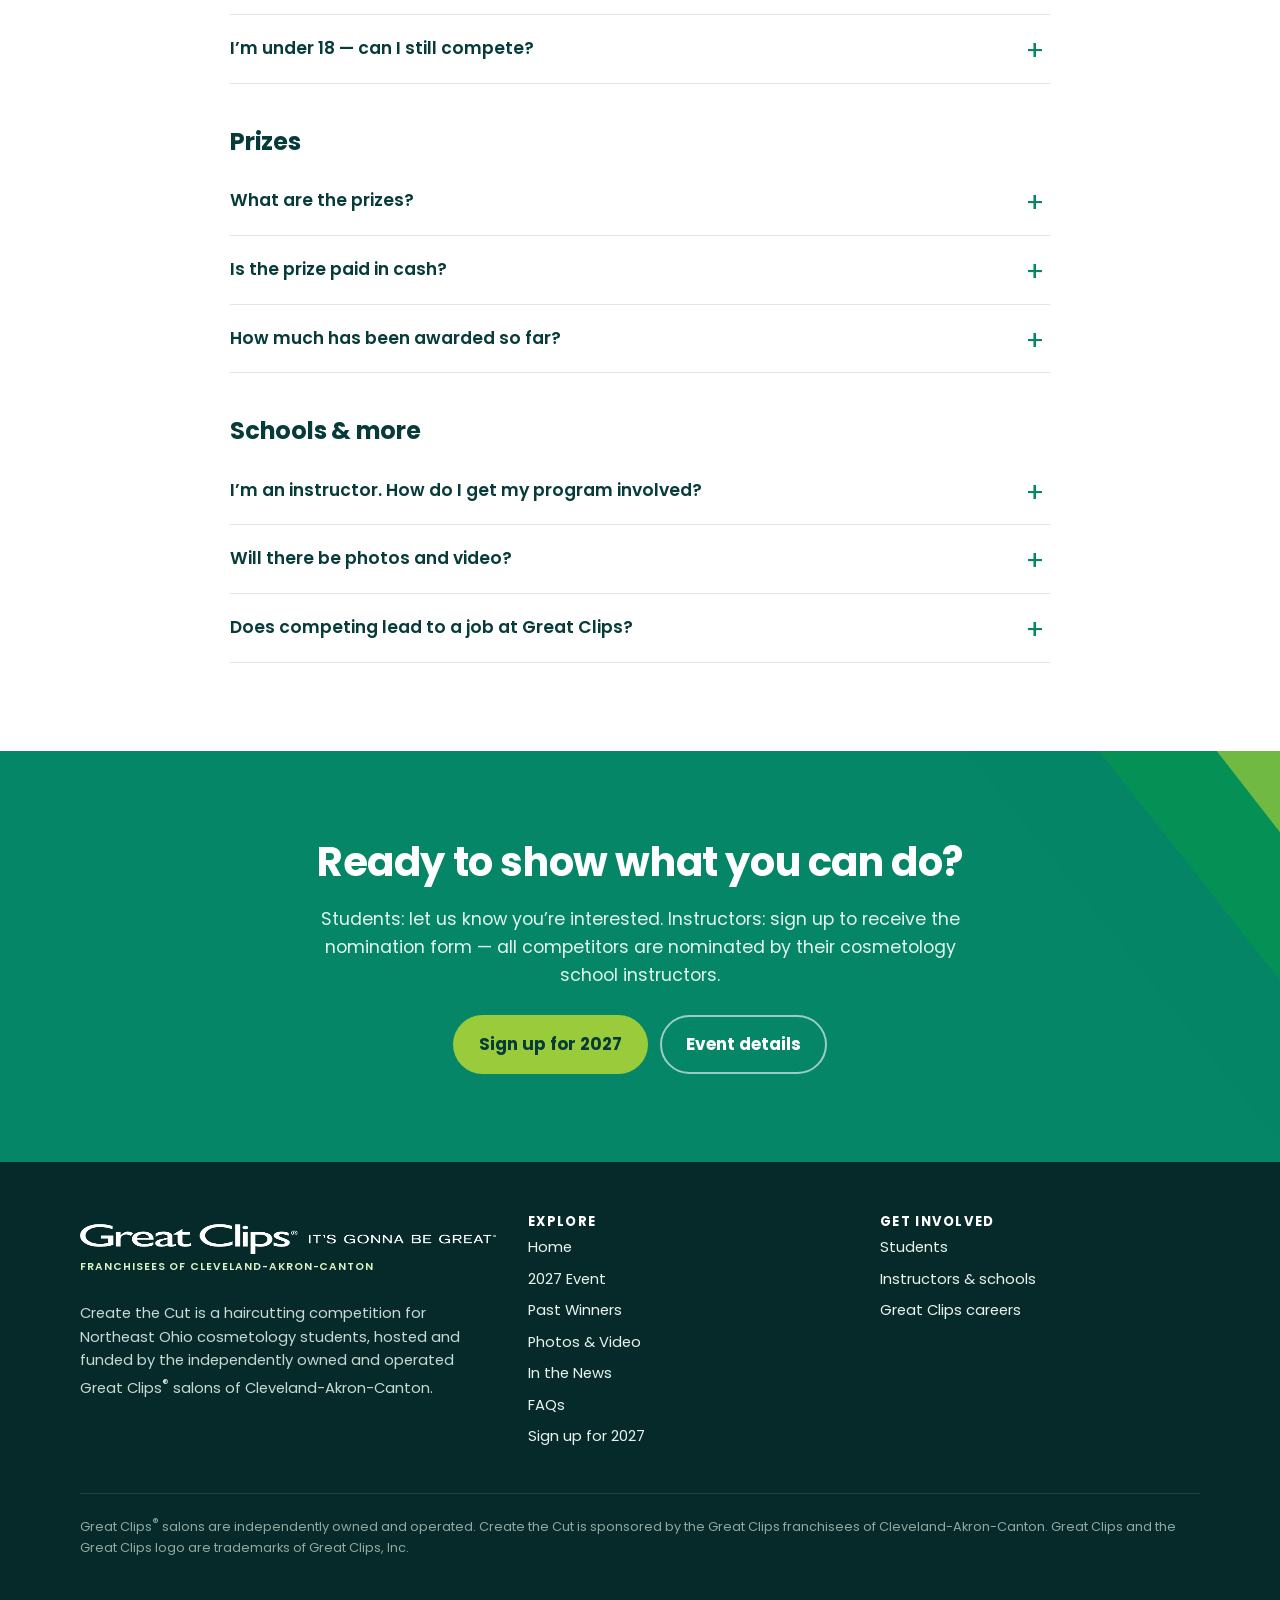
<file: faq.html>
<!doctype html>
<html lang="en">
<head>
<meta charset="utf-8">
<meta name="viewport" content="width=device-width, initial-scale=1">
<title>FAQs | Create the Cut 2027</title>
<meta name="description" content="Frequently asked questions about Create the Cut — eligibility, nominations, prizes, judging and event day.">
<meta property="og:title" content="FAQs | Create the Cut 2027">
<meta property="og:description" content="Frequently asked questions about Create the Cut — eligibility, nominations, prizes, judging and event day.">
<meta property="og:image" content="https://createthecutneo.com/assets/img/gallery/2025/ctc2025-01.jpg">
<meta name="theme-color" content="#073b3a">
<link rel="icon" href="assets/icons/shears.svg" type="image/svg+xml">
<link rel="preconnect" href="https://fonts.googleapis.com">
<link rel="preconnect" href="https://fonts.gstatic.com" crossorigin>
<link href="https://fonts.googleapis.com/css2?family=Poppins:wght@400;500;600;700;800&display=swap" rel="stylesheet">
<link rel="stylesheet" href="assets/css/site.css?v=1793361626">
</head>
<body>
<a class="skip" href="#main">Skip to content</a>
<header class="site-head">
  <div class="wrap">
    <a class="lockup " href="index.html" aria-label="Great Clips franchisees of Cleveland-Akron-Canton — home"><img src="assets/logo/gc-logo-tag-white.png" alt="Great Clips" width="276" height="26"><span>Franchisees of Cleveland-Akron-Canton</span></a>
    <button class="menu-btn" aria-expanded="false" aria-controls="nav">Menu</button>
    <nav class="nav" id="nav" aria-label="Main"><a href="index.html">Home</a><a href="event.html">2027 Event</a><a href="past-events.html">Past Winners</a><a href="gallery.html">Photos & Video</a><a href="news.html">In the News</a><a href="faq.html" aria-current=page>FAQs</a><a class="cta" href="signup.html">Sign Up</a></nav>
  </div>
</header>
<main id="main">

<section class="page-hero"><svg class="tri" viewBox="0 0 400 300" preserveAspectRatio="xMaxYMid slice" aria-hidden="true"><polygon points="160,0 400,0 400,300" fill="#048667" opacity=".55"/><polygon points="250,0 400,0 400,190" fill="#089f45" opacity=".55"/><polygon points="330,0 400,0 400,90" fill="#9acb3a" opacity=".8"/></svg><div class="wrap"><span class="eyebrow">FAQs</span><h1>Questions? Answers.</h1>
<p>Can’t find what you need? <a href="signup.html" style="color:var(--lime)">Send us a note</a> on the sign-up form.</p></div></section>
<section><div class="wrap faq"><h2>About the event</h2><details><summary>What is Create the Cut?</summary><div class="a">A haircutting competition for Northeast Ohio cosmetology students. Instructor-nominated students compete through two timed rounds on mannequins, and the top three win tools or tuition money — with a matching gift to each winner’s school.</div></details><details><summary>Who runs it?</summary><div class="a">The independently owned and operated Great Clips salons of Cleveland-Akron-Canton. Local franchisees and their salon teams plan, staff and fund the entire event.</div></details><details><summary>When and where is the 2027 competition?</summary><div class="a">Sunday, March 14, 2027, at the Don Umerley Civic Center, 21016 Hilliard Blvd, Rocky River, OH 44116. <a href="assets/create-the-cut-2027.ics" download>Add it to your calendar</a> and <a href="signup.html">join the interest list</a> for nomination details and the start time.</div></details><details><summary>How long does it last?</summary><div class="a">Plan on an afternoon. In 2026, check-in opened at noon, the competition started at 1:00 and winners were announced around 3:20.</div></details><details><summary>Can family and friends come watch?</summary><div class="a">Yes! Spectators are welcome — no sign-up needed. Light refreshments are provided, and there’s trivia with giveaways for the crowd while competitors cut. The cheering section is a big part of the fun.</div></details><h2>Competing</h2><details><summary>Who is eligible?</summary><div class="a">Only current cosmetology students — currently enrolled in a Northeast Ohio cosmetology program and nominated by an instructor at their school.</div></details><details><summary>How do I enter?</summary><div class="a">Students can’t enter themselves — <b>all nominations must come from cosmetology school instructors</b>. Fill out the <a href="signup.html?role=student">student interest form</a> so we know you’re interested, then let your instructor know you want to compete. Instructors can sign up <a href="signup.html?role=instructor">here</a> to receive the nomination form.</div></details><details><summary>Does the student interest form enter me in the competition?</summary><div class="a">No. The student form only tells us you’re interested so we can keep you posted. To compete, you must be nominated by your cosmetology school instructor.</div></details><details><summary>How many students can each school send?</summary><div class="a">Each program may nominate up to two students.</div></details><details><summary>Does it cost anything to compete?</summary><div class="a">No — there is no entry fee.</div></details><details><summary>What will I have to cut?</summary><div class="a">Competitors work on mannequins through two timed rounds of about 40 minutes each: Round 1 is a shear cut and style, and Round 2 is a fade of the competitor’s choice.</div></details><details><summary>How is it judged?</summary><div class="a">A panel of judges scores each round right after time is called. Combined scores decide 1st, 2nd and 3rd.</div></details><details><summary>What do I need to bring?</summary><div class="a">Confirmed competitors receive a packet with the rules, supply list and check-in details before the event.</div></details><details><summary>I’m under 18 — can I still compete?</summary><div class="a">Yes. Every competitor signs an Affidavit of Eligibility & Release, and a parent or guardian also signs if you’re under 18.</div></details><h2>Prizes</h2><details><summary>What are the prizes?</summary><div class="a">1st place: $1,000 · 2nd place: $750 · 3rd place: $500. Each winner’s school receives a matching gift of the same amount.</div></details><details><summary>Is the prize paid in cash?</summary><div class="a">No. Prizes go toward the winner’s tuition, or — if they don’t owe tuition — come as a professional tool package of equal value to help start their career. Each school’s matching gift is a check or tools for their program.</div></details><details><summary>How much has been awarded so far?</summary><div class="a">More than $16,000 has gone to student winners and their schools across recent competitions — all funded by local Great Clips franchisees.</div></details><h2>Schools & more</h2><details><summary>I’m an instructor. How do I get my program involved?</summary><div class="a">Sign up on the <a href="signup.html?role=instructor">interest form</a> and we’ll email you the nomination form as soon as nominations open. Nominations are accepted from instructors only.</div></details><details><summary>Will there be photos and video?</summary><div class="a">Yes. The event is professionally photographed and filmed, and local media have covered past competitions. See the <a href="gallery.html">gallery</a> and <a href="news.html">news</a> pages.</div></details><details><summary>Does competing lead to a job at Great Clips?</summary><div class="a">There’s no obligation, but many franchisees are hiring and love meeting new talent. Explore openings at <a href="https://jobs.greatclips.com" target="_blank" rel="noopener">jobs.greatclips.com</a>.</div></details></div></section>
<script type="application/ld+json">{"@context": "https://schema.org", "@type": "FAQPage", "mainEntity": [{"@type": "Question", "name": "What is Create the Cut?", "acceptedAnswer": {"@type": "Answer", "text": "A haircutting competition for Northeast Ohio cosmetology students. Instructor-nominated students compete through two timed rounds on mannequins, and the top three win tools or tuition money \u2014 with a matching gift to each winner\u2019s school."}}, {"@type": "Question", "name": "Who runs it?", "acceptedAnswer": {"@type": "Answer", "text": "The independently owned and operated Great Clips salons of Cleveland-Akron-Canton. Local franchisees and their salon teams plan, staff and fund the entire event."}}, {"@type": "Question", "name": "When and where is the 2027 competition?", "acceptedAnswer": {"@type": "Answer", "text": "Sunday, March 14, 2027, at the Don Umerley Civic Center, 21016 Hilliard Blvd, Rocky River, OH 44116. <a href=\"assets/create-the-cut-2027.ics\" download>Add it to your calendar</a> and <a href=\"signup.html\">join the interest list</a> for nomination details and the start time."}}, {"@type": "Question", "name": "How long does it last?", "acceptedAnswer": {"@type": "Answer", "text": "Plan on an afternoon. In 2026, check-in opened at noon, the competition started at 1:00 and winners were announced around 3:20."}}, {"@type": "Question", "name": "Can family and friends come watch?", "acceptedAnswer": {"@type": "Answer", "text": "Yes! Spectators are welcome \u2014 no sign-up needed. Light refreshments are provided, and there\u2019s trivia with giveaways for the crowd while competitors cut. The cheering section is a big part of the fun."}}, {"@type": "Question", "name": "Who is eligible?", "acceptedAnswer": {"@type": "Answer", "text": "Only current cosmetology students \u2014 currently enrolled in a Northeast Ohio cosmetology program and nominated by an instructor at their school."}}, {"@type": "Question", "name": "How do I enter?", "acceptedAnswer": {"@type": "Answer", "text": "Students can\u2019t enter themselves \u2014 <b>all nominations must come from cosmetology school instructors</b>. Fill out the <a href=\"signup.html?role=student\">student interest form</a> so we know you\u2019re interested, then let your instructor know you want to compete. Instructors can sign up <a href=\"signup.html?role=instructor\">here</a> to receive the nomination form."}}, {"@type": "Question", "name": "Does the student interest form enter me in the competition?", "acceptedAnswer": {"@type": "Answer", "text": "No. The student form only tells us you\u2019re interested so we can keep you posted. To compete, you must be nominated by your cosmetology school instructor."}}, {"@type": "Question", "name": "How many students can each school send?", "acceptedAnswer": {"@type": "Answer", "text": "Each program may nominate up to two students."}}, {"@type": "Question", "name": "Does it cost anything to compete?", "acceptedAnswer": {"@type": "Answer", "text": "No \u2014 there is no entry fee."}}, {"@type": "Question", "name": "What will I have to cut?", "acceptedAnswer": {"@type": "Answer", "text": "Competitors work on mannequins through two timed rounds of about 40 minutes each: Round 1 is a shear cut and style, and Round 2 is a fade of the competitor\u2019s choice."}}, {"@type": "Question", "name": "How is it judged?", "acceptedAnswer": {"@type": "Answer", "text": "A panel of judges scores each round right after time is called. Combined scores decide 1st, 2nd and 3rd."}}, {"@type": "Question", "name": "What do I need to bring?", "acceptedAnswer": {"@type": "Answer", "text": "Confirmed competitors receive a packet with the rules, supply list and check-in details before the event."}}, {"@type": "Question", "name": "I\u2019m under 18 \u2014 can I still compete?", "acceptedAnswer": {"@type": "Answer", "text": "Yes. Every competitor signs an Affidavit of Eligibility & Release, and a parent or guardian also signs if you\u2019re under 18."}}, {"@type": "Question", "name": "What are the prizes?", "acceptedAnswer": {"@type": "Answer", "text": "1st place: $1,000 \u00b7 2nd place: $750 \u00b7 3rd place: $500. Each winner\u2019s school receives a matching gift of the same amount."}}, {"@type": "Question", "name": "Is the prize paid in cash?", "acceptedAnswer": {"@type": "Answer", "text": "No. Prizes go toward the winner\u2019s tuition, or \u2014 if they don\u2019t owe tuition \u2014 come as a professional tool package of equal value to help start their career. Each school\u2019s matching gift is a check or tools for their program."}}, {"@type": "Question", "name": "How much has been awarded so far?", "acceptedAnswer": {"@type": "Answer", "text": "More than $16,000 has gone to student winners and their schools across recent competitions \u2014 all funded by local Great Clips franchisees."}}, {"@type": "Question", "name": "I\u2019m an instructor. How do I get my program involved?", "acceptedAnswer": {"@type": "Answer", "text": "Sign up on the <a href=\"signup.html?role=instructor\">interest form</a> and we\u2019ll email you the nomination form as soon as nominations open. Nominations are accepted from instructors only."}}, {"@type": "Question", "name": "Will there be photos and video?", "acceptedAnswer": {"@type": "Answer", "text": "Yes. The event is professionally photographed and filmed, and local media have covered past competitions. See the <a href=\"gallery.html\">gallery</a> and <a href=\"news.html\">news</a> pages."}}, {"@type": "Question", "name": "Does competing lead to a job at Great Clips?", "acceptedAnswer": {"@type": "Answer", "text": "There\u2019s no obligation, but many franchisees are hiring and love meeting new talent. Explore openings at <a href=\"https://jobs.greatclips.com\" target=\"_blank\" rel=\"noopener\">jobs.greatclips.com</a>."}}]}</script>
<section class="cta-band"><svg class="tri" viewBox="0 0 400 300" preserveAspectRatio="xMaxYMid slice" aria-hidden="true"><polygon points="160,0 400,0 400,300" fill="#048667" opacity=".55"/><polygon points="250,0 400,0 400,190" fill="#089f45" opacity=".55"/><polygon points="330,0 400,0 400,90" fill="#9acb3a" opacity=".8"/></svg><div class="wrap" style="position:relative;z-index:1">
  <h2>Ready to show what you can do?</h2><p>Students: let us know you’re interested. Instructors: sign up to receive the nomination form — all competitors are nominated by their cosmetology school instructors.</p>
  <div class="btn-row"><a class="btn btn-lime" href="signup.html">Sign up for 2027</a><a class="btn btn-ghost" href="event.html">Event details</a></div>
</div></section>

</main>
<footer class="site-foot">
  <div class="wrap">
    <div class="cols">
      <div>
        <a class="lockup " href="index.html" aria-label="Great Clips franchisees of Cleveland-Akron-Canton — home"><img src="assets/logo/gc-logo-tag-white.png" alt="Great Clips" width="276" height="26"><span>Franchisees of Cleveland-Akron-Canton</span></a>
        <p style="margin-top:16px;max-width:30rem">Create the Cut is a haircutting competition for Northeast Ohio cosmetology students, hosted and funded by the independently owned and operated Great Clips<sup>®</sup> salons of Cleveland-Akron-Canton.</p>
      </div>
      <div>
        <h4>Explore</h4>
        <ul><li><a href="index.html">Home</a></li><li><a href="event.html">2027 Event</a></li><li><a href="past-events.html">Past Winners</a></li><li><a href="gallery.html">Photos & Video</a></li><li><a href="news.html">In the News</a></li><li><a href="faq.html">FAQs</a></li><li><a href="signup.html">Sign up for 2027</a></li></ul>
      </div>
      <div>
        <h4>Get involved</h4>
        <ul>
          <li><a href="signup.html?role=student">Students</a></li>
          <li><a href="signup.html?role=instructor">Instructors &amp; schools</a></li>
          <li><a href="https://jobs.greatclips.com" target="_blank" rel="noopener">Great Clips careers</a></li>
          
        </ul>
      </div>
    </div>
    <p class="fine">Great Clips<sup>®</sup> salons are independently owned and operated. Create the Cut is sponsored by the Great Clips franchisees of Cleveland-Akron-Canton. Great Clips and the Great Clips logo are trademarks of Great Clips, Inc.</p>
  </div>
</footer>
<div class="lightbox" role="dialog" aria-modal="true" aria-label="Photo viewer">
  <button class="x" aria-label="Close">×</button><button class="prev" aria-label="Previous photo">‹</button>
  <img alt=""><button class="next" aria-label="Next photo">›</button>
</div>
<script src="assets/js/site.js?v=1793361626"></script>
</body>
</html>
</file>
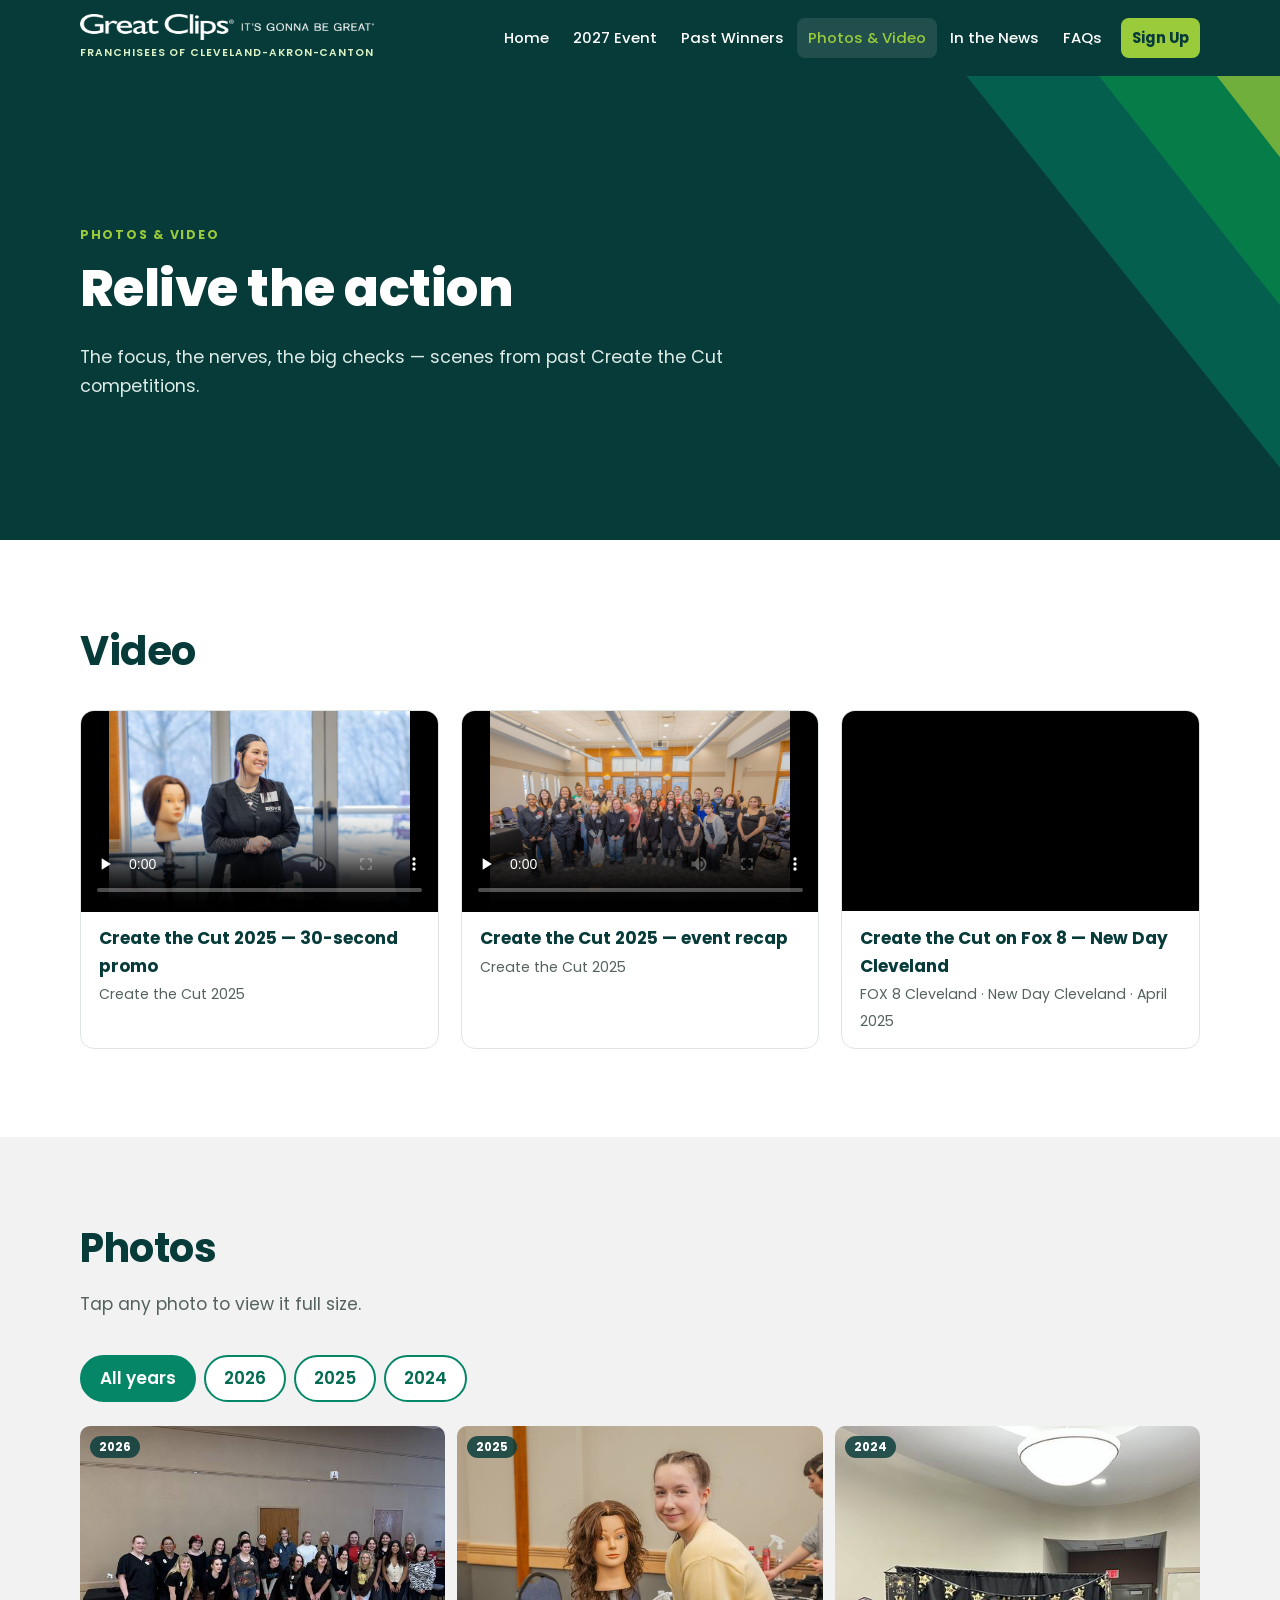
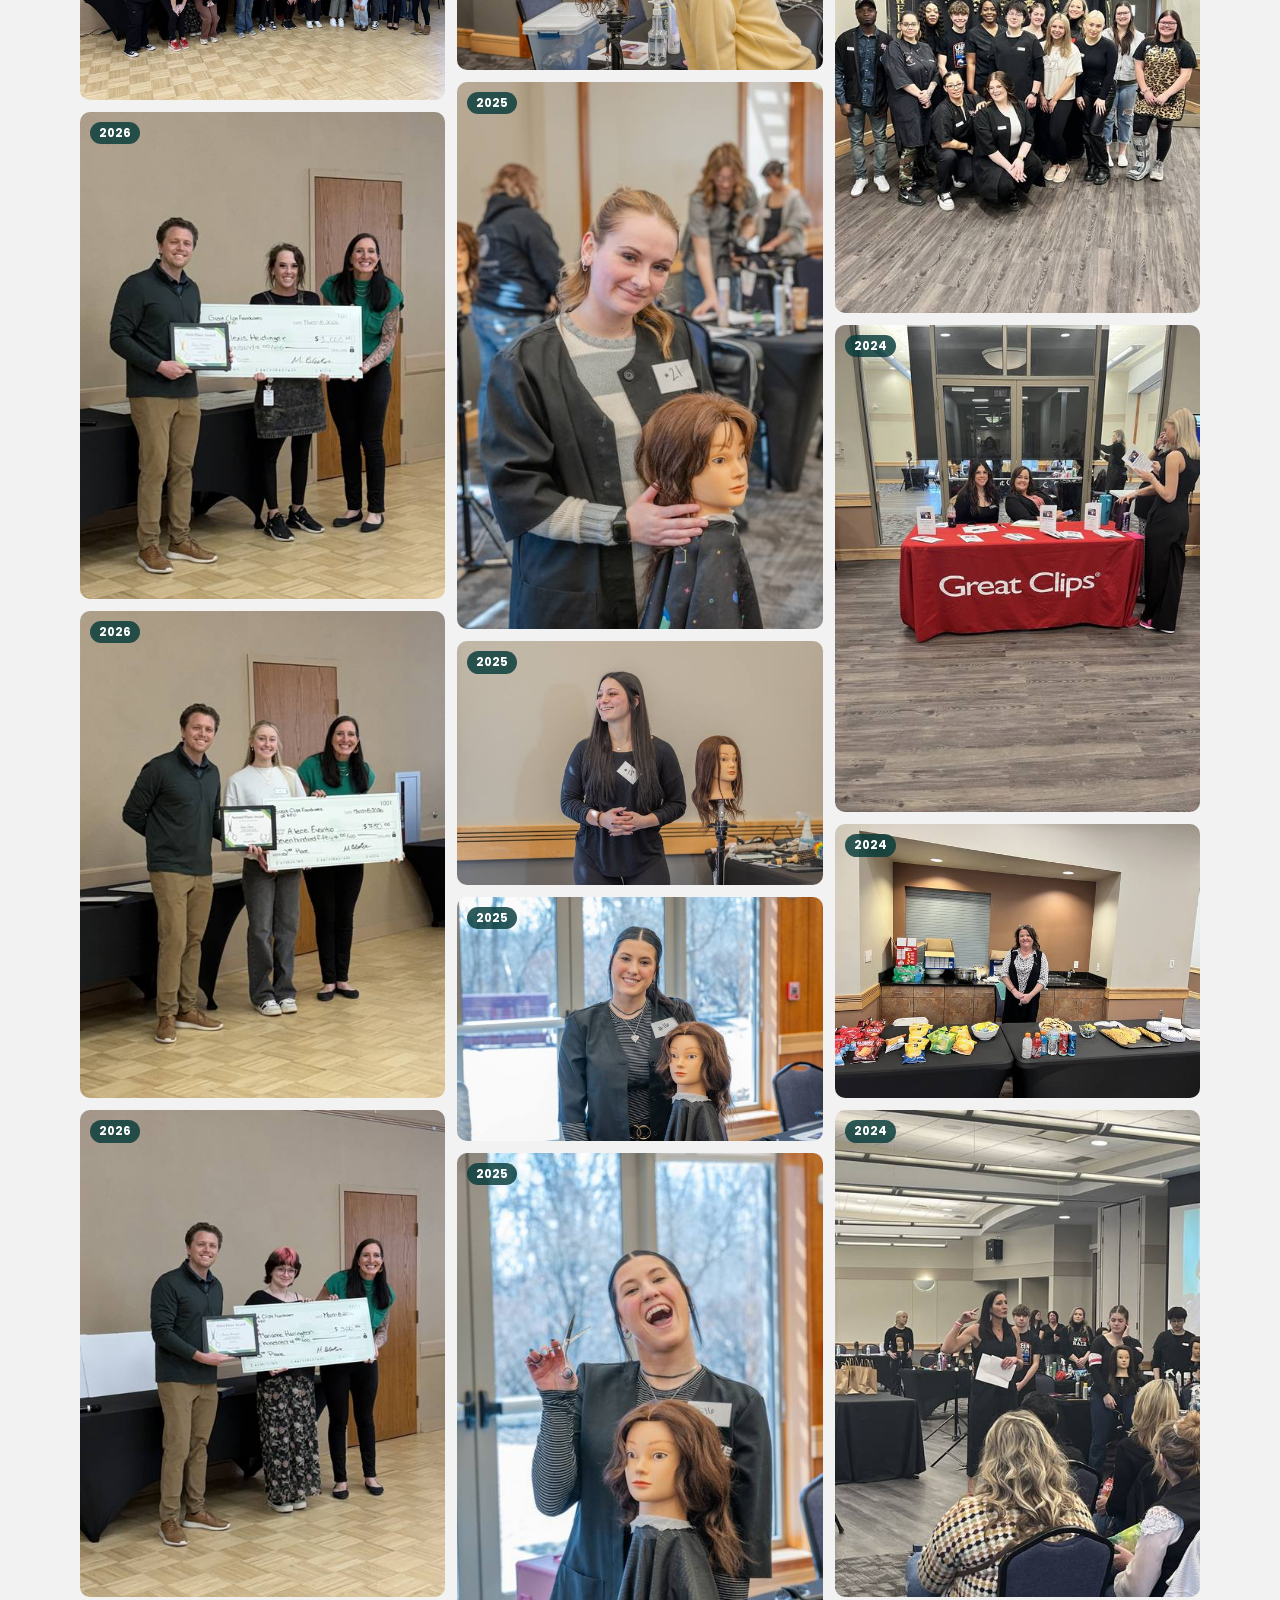
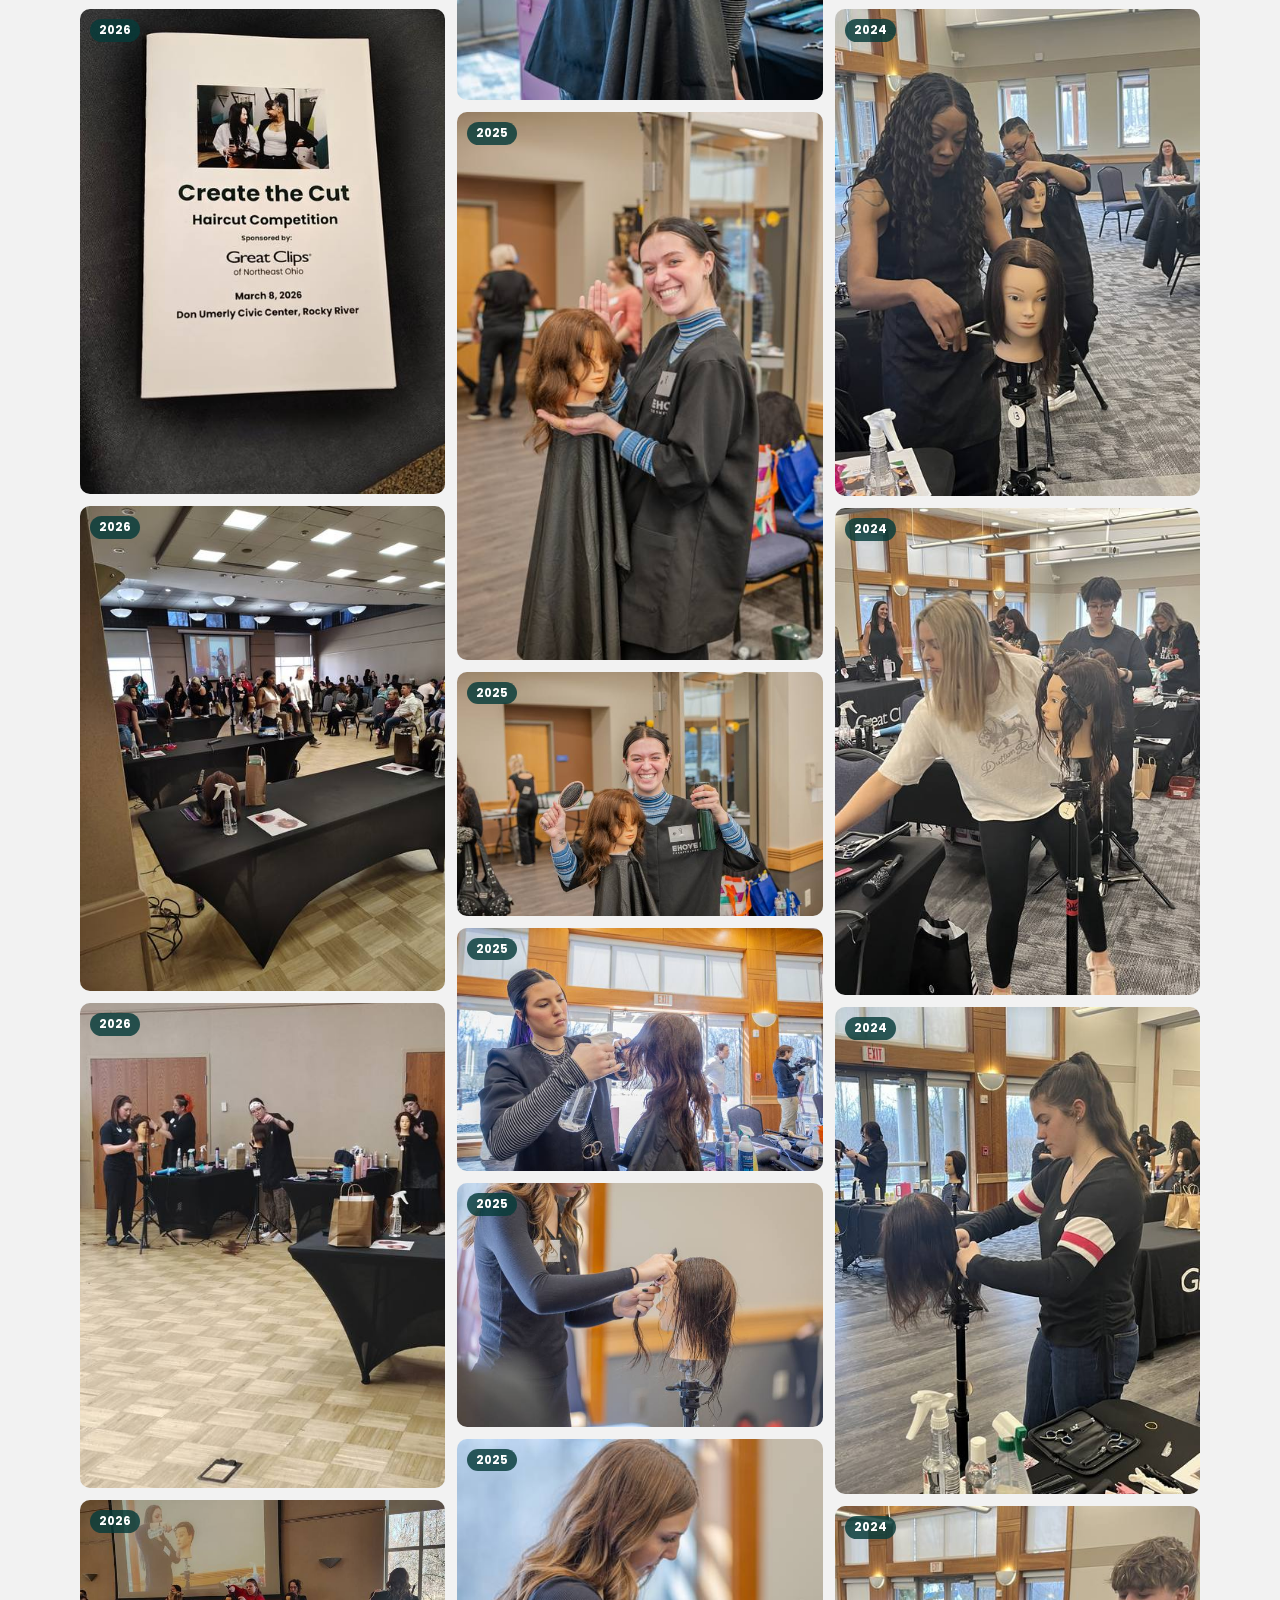
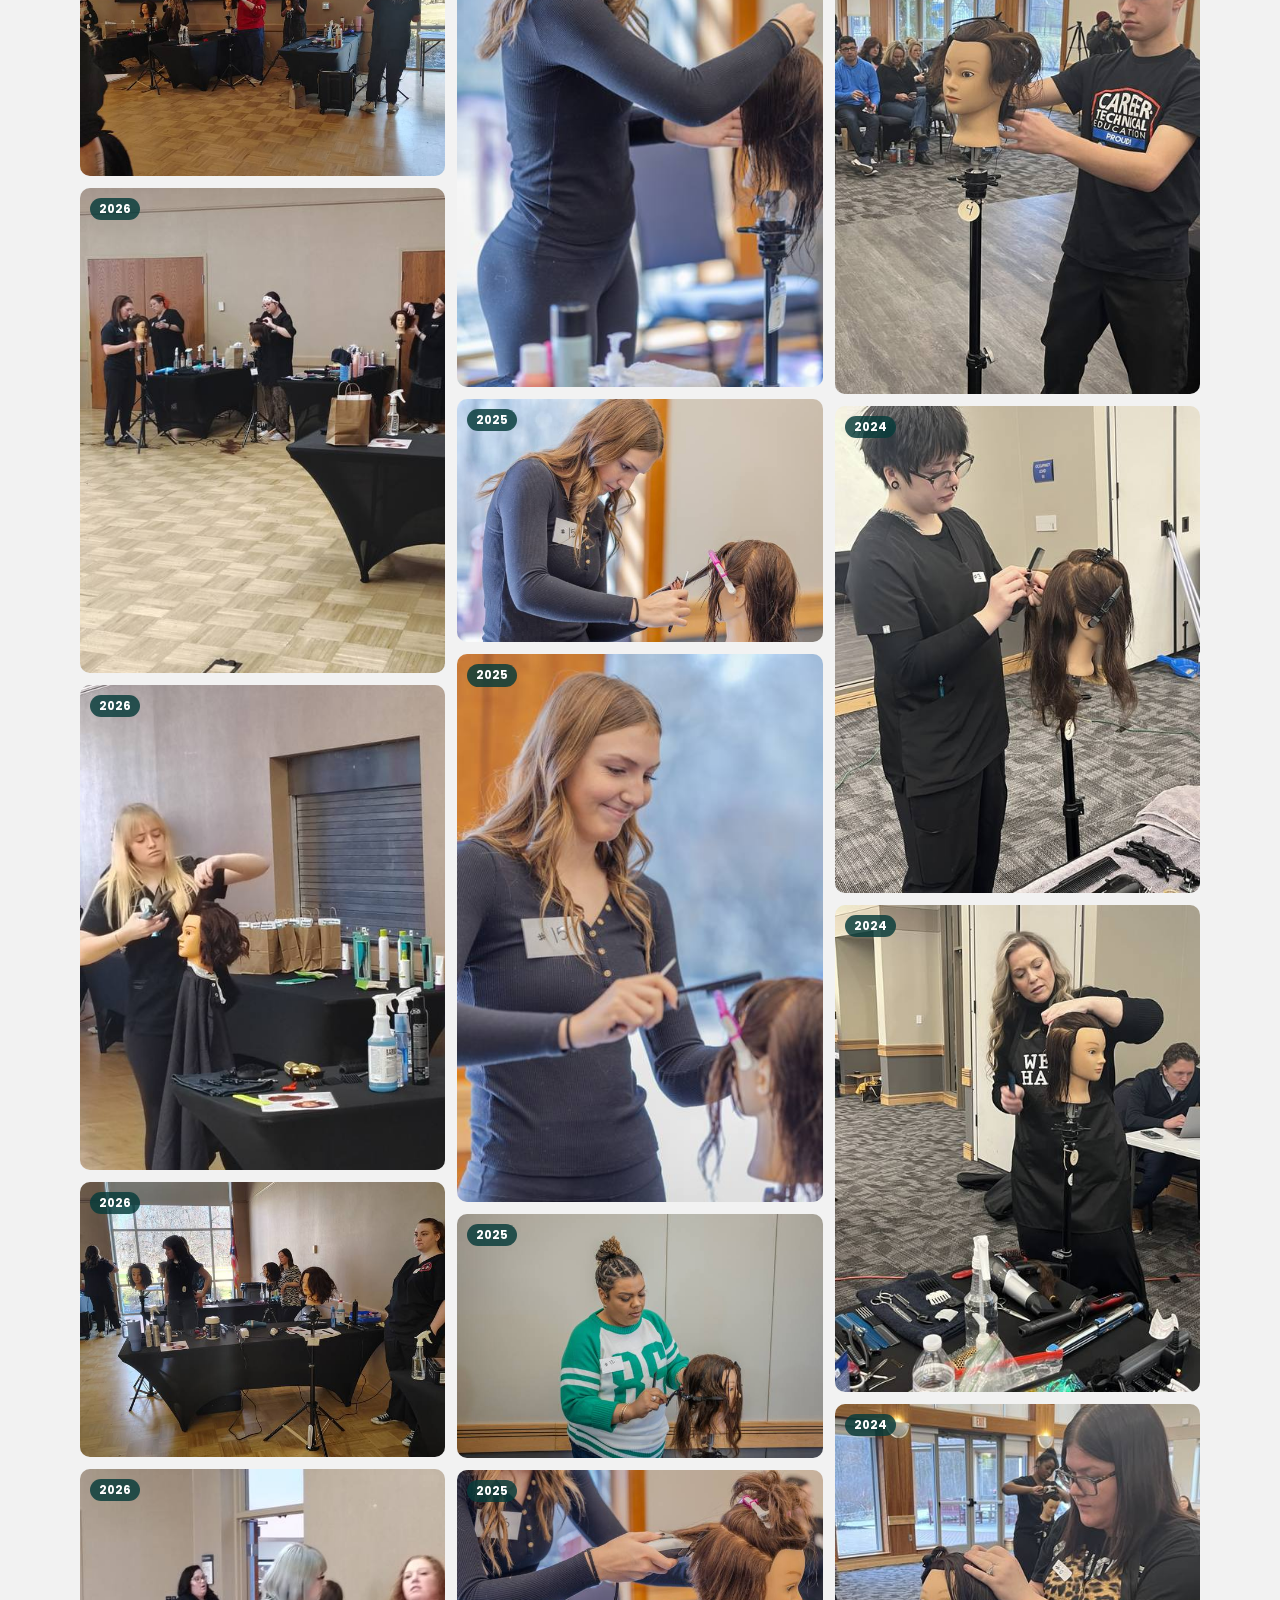
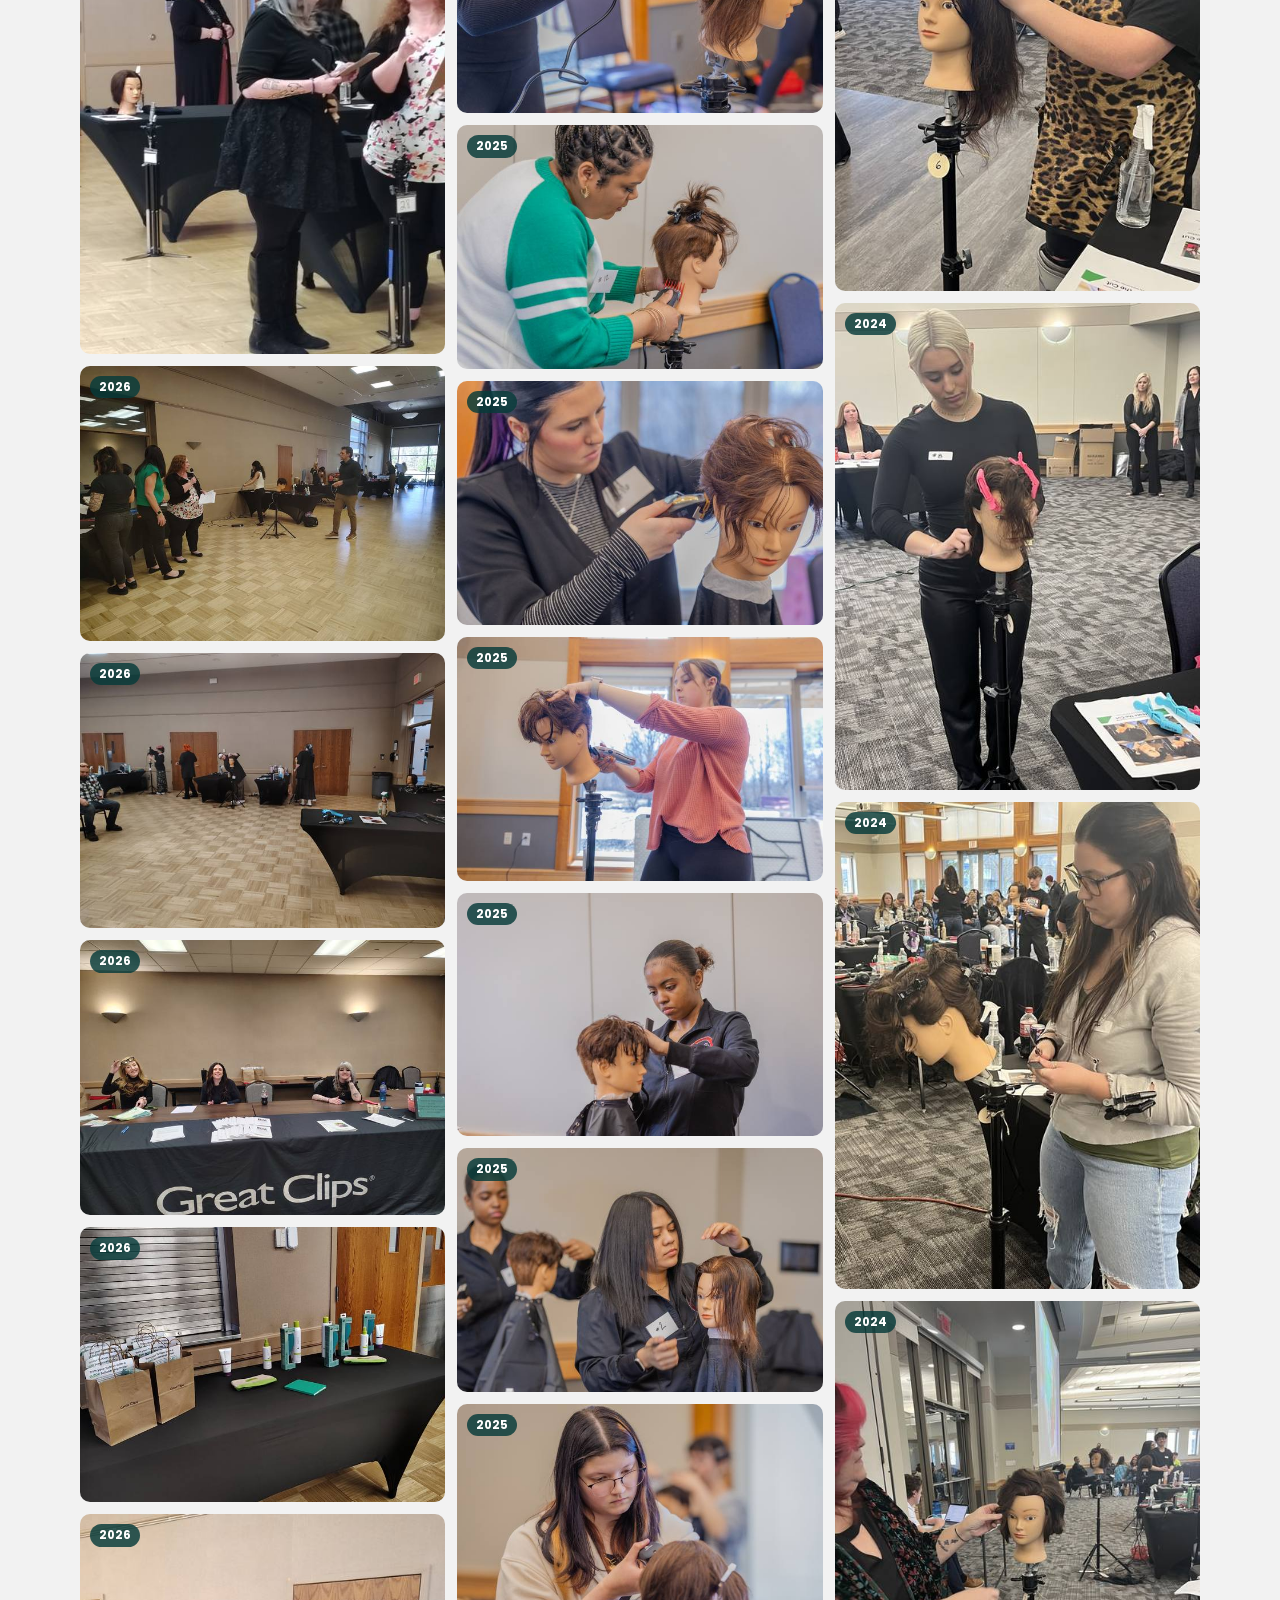
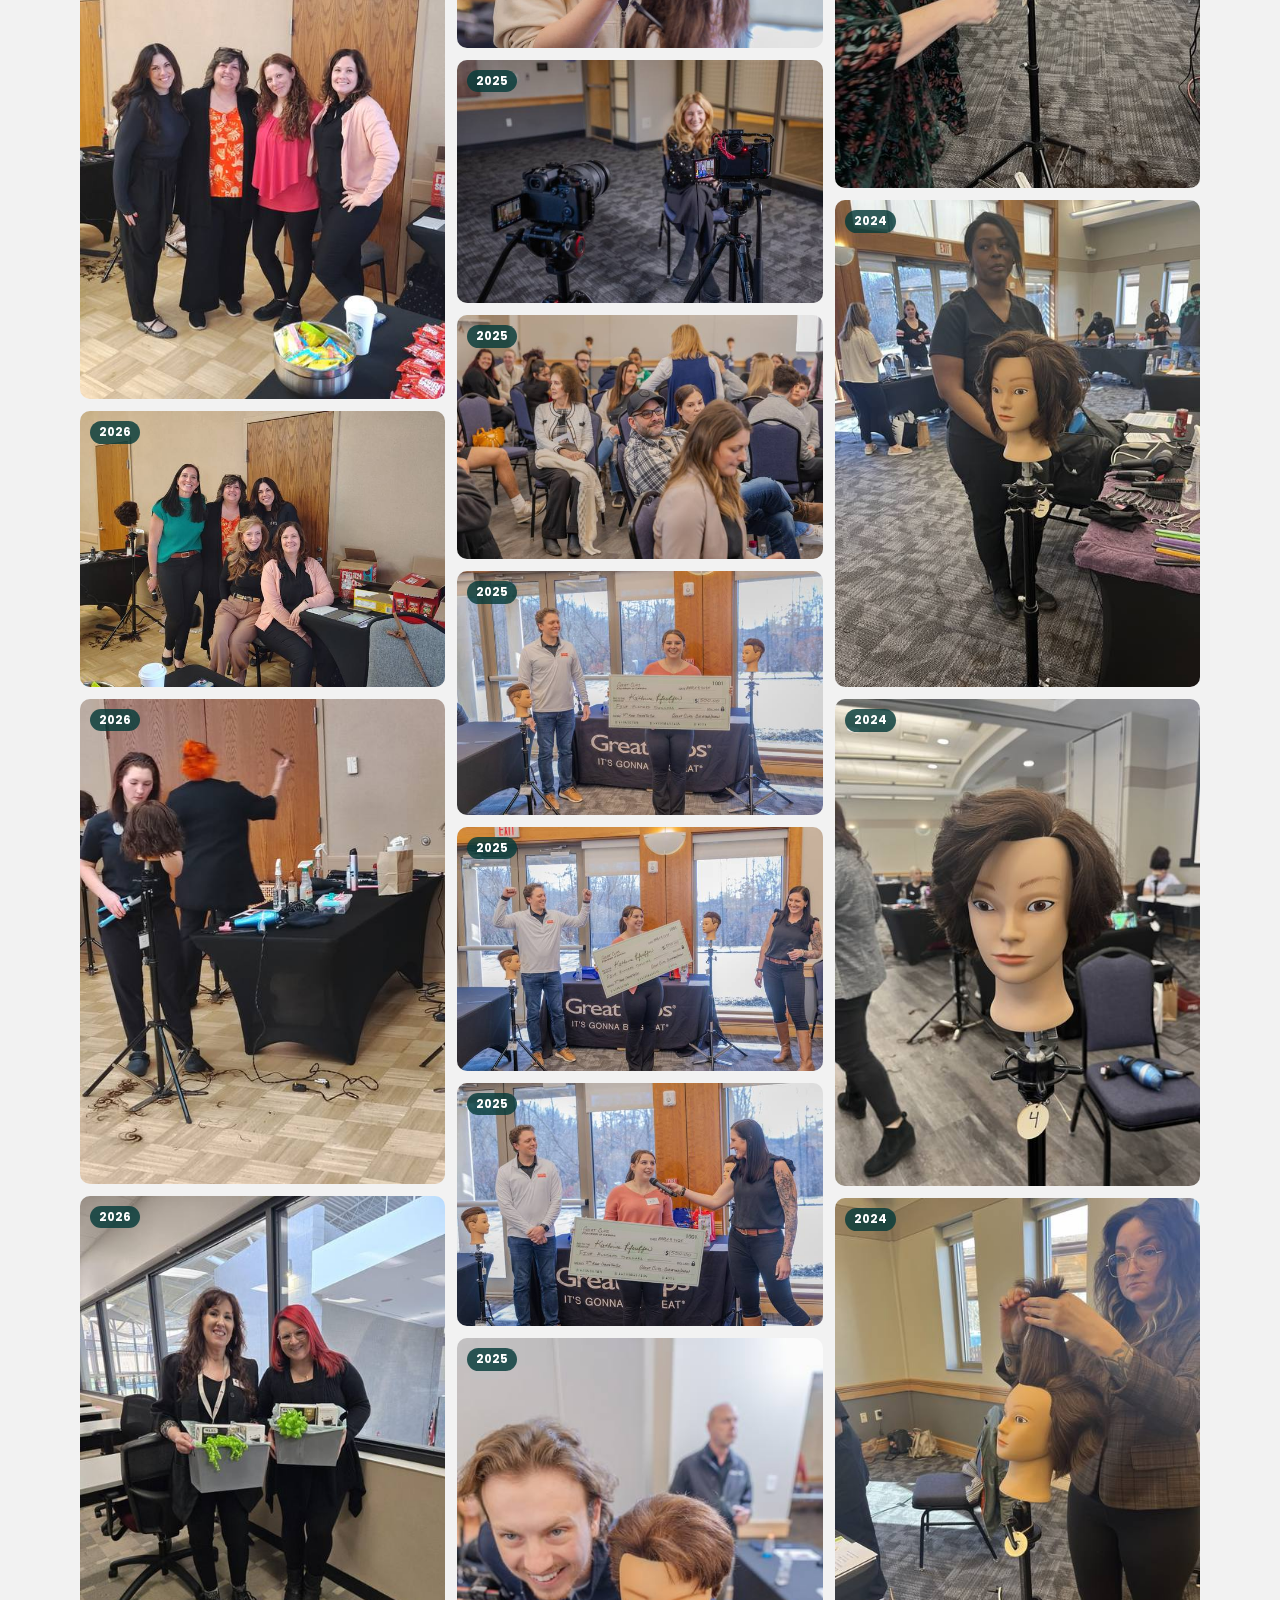
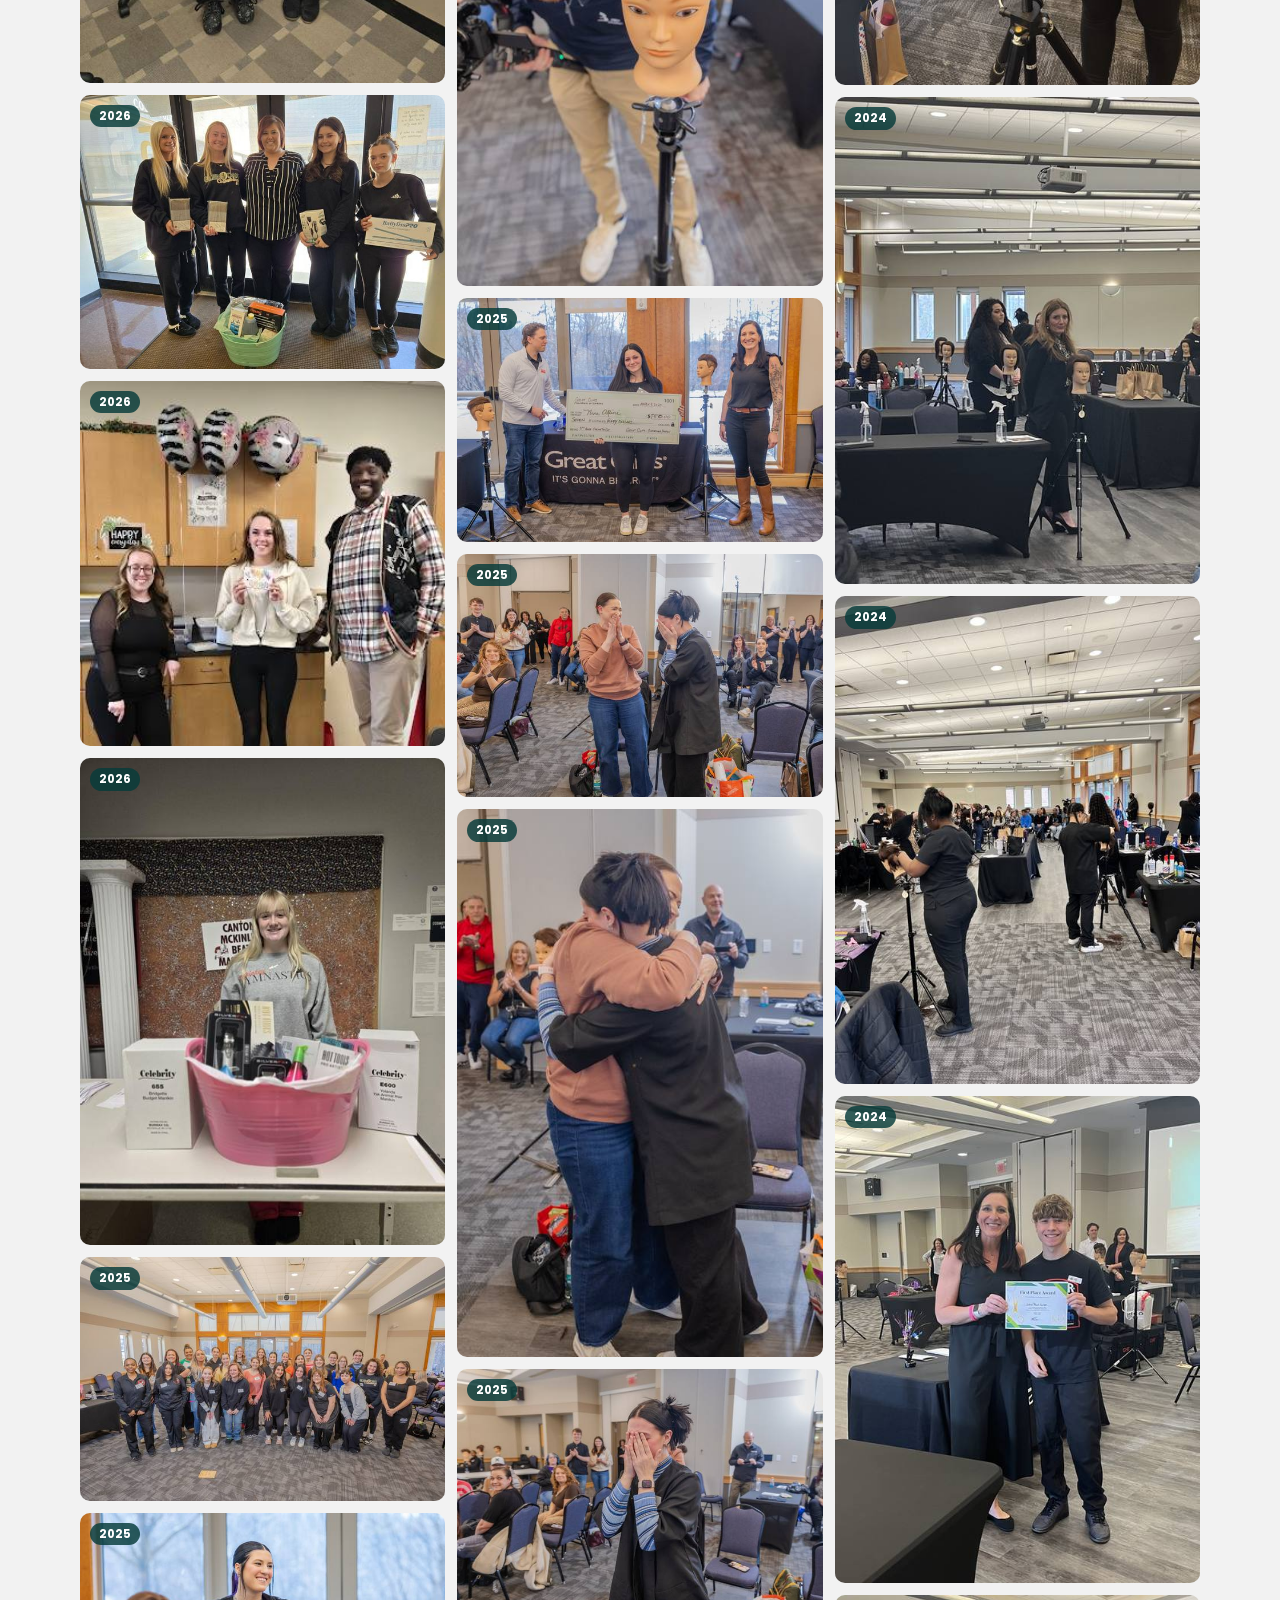
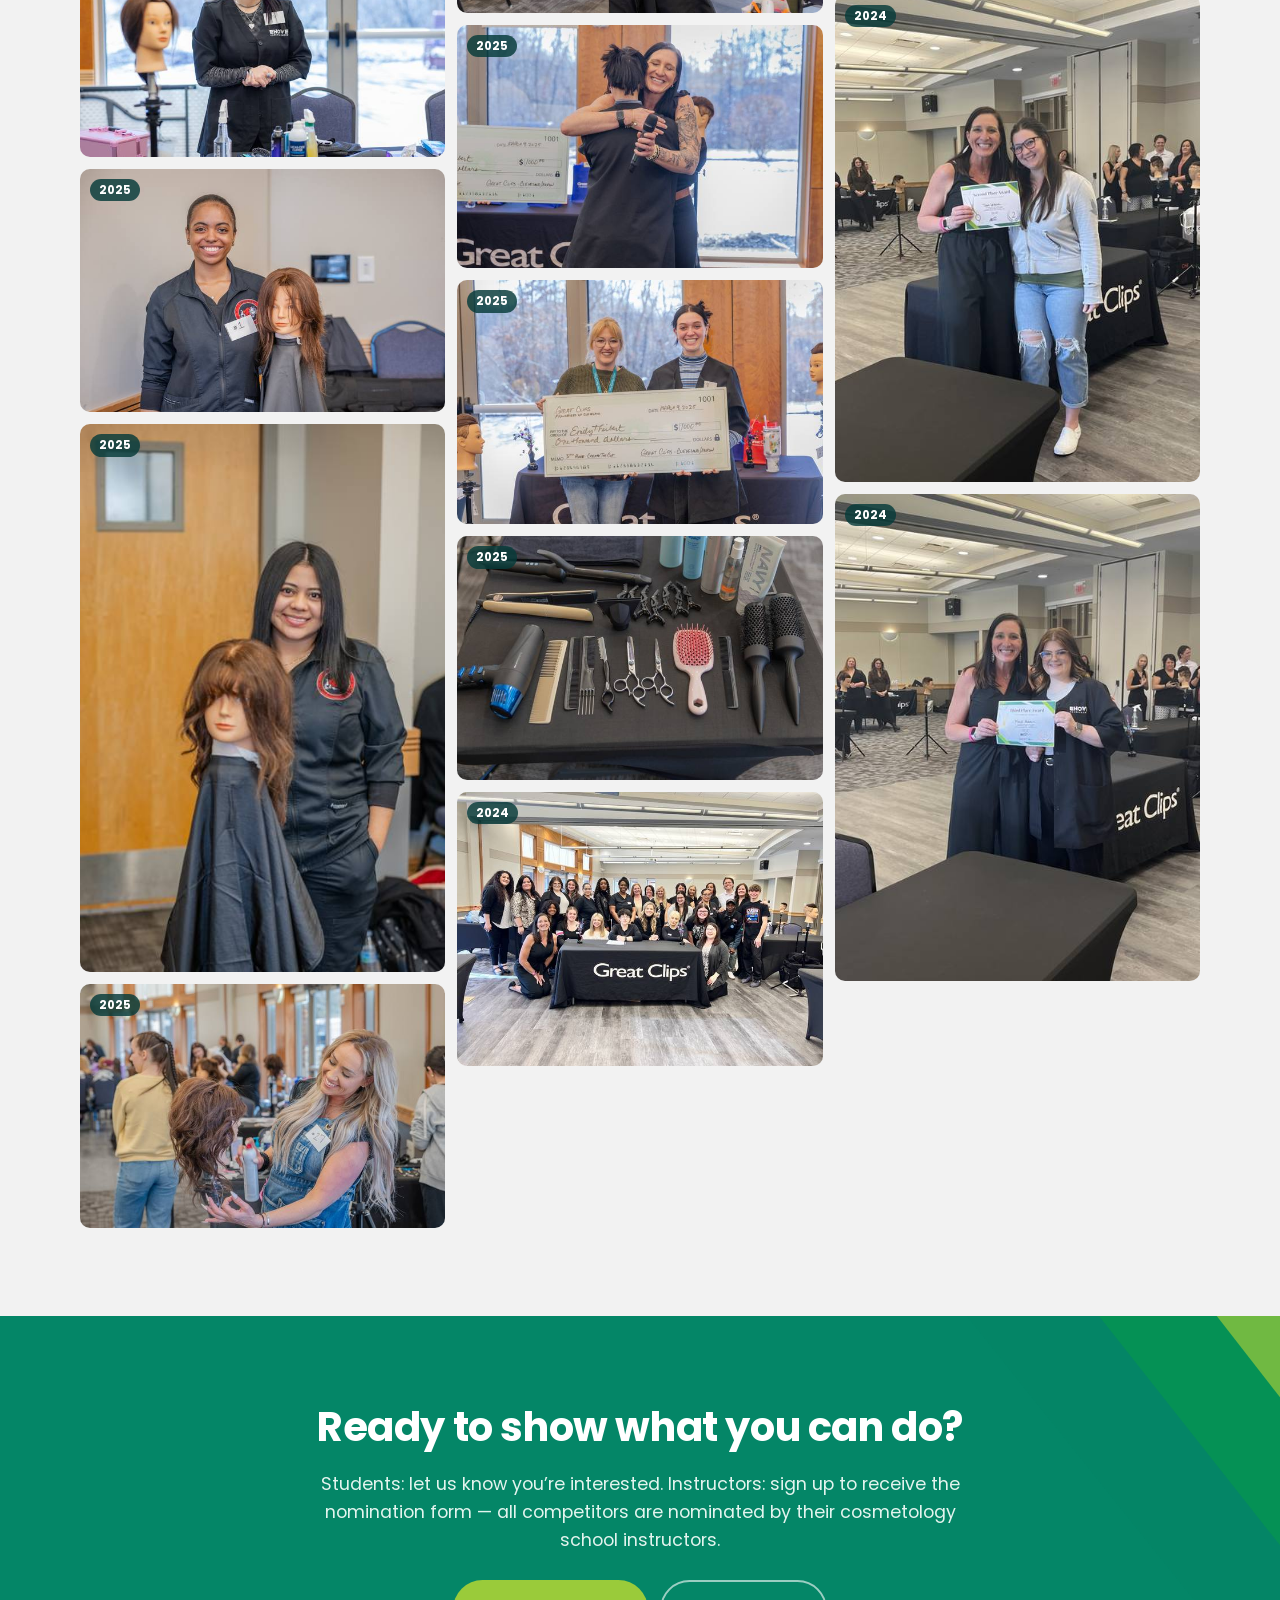
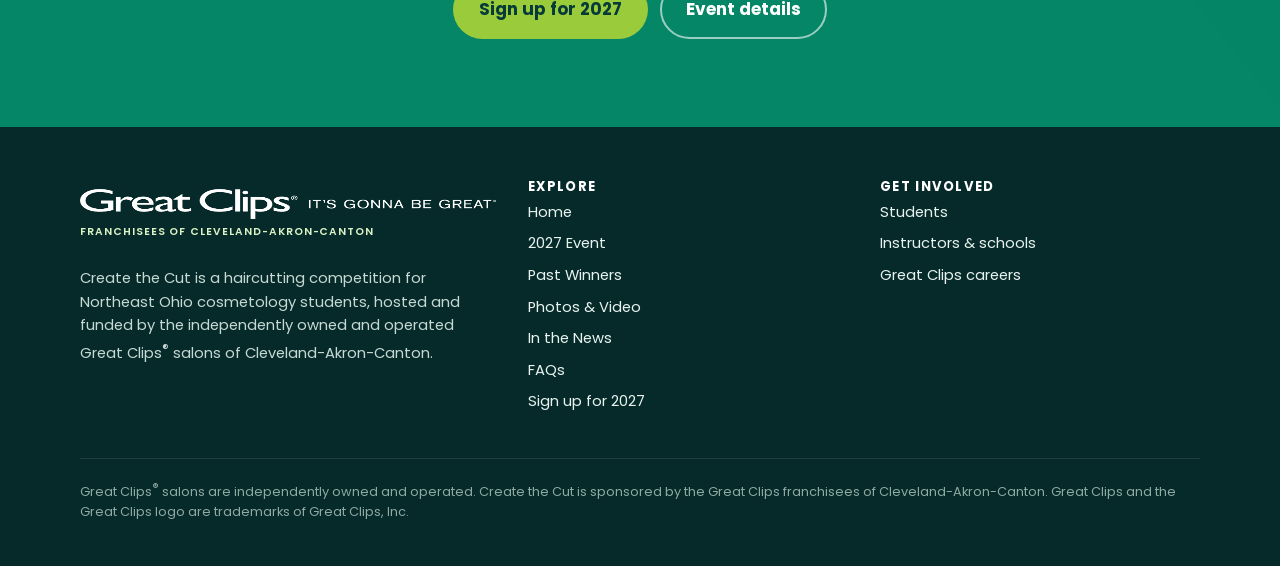
<file: gallery.html>
<!doctype html>
<html lang="en">
<head>
<meta charset="utf-8">
<meta name="viewport" content="width=device-width, initial-scale=1">
<title>Photos &amp; Video | Create the Cut 2027</title>
<meta name="description" content="Photos and videos from past Create the Cut student haircut competitions in Northeast Ohio.">
<meta property="og:title" content="Photos &amp; Video | Create the Cut 2027">
<meta property="og:description" content="Photos and videos from past Create the Cut student haircut competitions in Northeast Ohio.">
<meta property="og:image" content="https://createthecutneo.com/assets/img/gallery/2025/ctc2025-01.jpg">
<meta name="theme-color" content="#073b3a">
<link rel="icon" href="assets/icons/shears.svg" type="image/svg+xml">
<link rel="preconnect" href="https://fonts.googleapis.com">
<link rel="preconnect" href="https://fonts.gstatic.com" crossorigin>
<link href="https://fonts.googleapis.com/css2?family=Poppins:wght@400;500;600;700;800&display=swap" rel="stylesheet">
<link rel="stylesheet" href="assets/css/site.css?v=1793361626">
</head>
<body>
<a class="skip" href="#main">Skip to content</a>
<header class="site-head">
  <div class="wrap">
    <a class="lockup " href="index.html" aria-label="Great Clips franchisees of Cleveland-Akron-Canton — home"><img src="assets/logo/gc-logo-tag-white.png" alt="Great Clips" width="276" height="26"><span>Franchisees of Cleveland-Akron-Canton</span></a>
    <button class="menu-btn" aria-expanded="false" aria-controls="nav">Menu</button>
    <nav class="nav" id="nav" aria-label="Main"><a href="index.html">Home</a><a href="event.html">2027 Event</a><a href="past-events.html">Past Winners</a><a href="gallery.html" aria-current=page>Photos & Video</a><a href="news.html">In the News</a><a href="faq.html">FAQs</a><a class="cta" href="signup.html">Sign Up</a></nav>
  </div>
</header>
<main id="main">

<section class="page-hero"><svg class="tri" viewBox="0 0 400 300" preserveAspectRatio="xMaxYMid slice" aria-hidden="true"><polygon points="160,0 400,0 400,300" fill="#048667" opacity=".55"/><polygon points="250,0 400,0 400,190" fill="#089f45" opacity=".55"/><polygon points="330,0 400,0 400,90" fill="#9acb3a" opacity=".8"/></svg><div class="wrap"><span class="eyebrow">Photos &amp; video</span><h1>Relive the action</h1>
<p>The focus, the nerves, the big checks — scenes from past Create the Cut competitions.</p></div></section>
<section><div class="wrap">
  <div class="section-head"><h2>Video</h2></div>
  <div class="videos"><div class="vid"><video controls preload="none" playsinline poster="assets/img/gallery/2025/ctc2025-02.jpg"><source src="assets/video/ctc-2025-promo.mp4" type="video/mp4"></video><div class="cap"><b>Create the Cut 2025 — 30-second promo</b><span>Create the Cut 2025</span></div></div><div class="vid"><video controls preload="none" playsinline poster="assets/img/gallery/2025/ctc2025-01.jpg"><source src="assets/video/ctc-2025-recap.mp4" type="video/mp4"></video><div class="cap"><b>Create the Cut 2025 — event recap</b><span>Create the Cut 2025</span></div></div><div class="vid"><iframe class="yt" src="https://www.youtube.com/embed/rX6pggy170c" title="Create the Cut on Fox 8 — New Day Cleveland" loading="lazy" referrerpolicy="strict-origin-when-cross-origin" allow="accelerometer; encrypted-media; gyroscope; picture-in-picture; web-share" allowfullscreen></iframe><div class="cap"><b>Create the Cut on Fox 8 — New Day Cleveland</b><span>FOX 8 Cleveland · New Day Cleveland · April 2025</span></div></div></div>
</div></section>
<section class="band-gray"><div class="wrap">
  <div class="section-head"><h2>Photos</h2><p>Tap any photo to view it full size.</p></div>
  <div class="filters" role="group" aria-label="Filter photos by year"><button data-year="all" aria-pressed="true">All years</button><button data-year="2026" aria-pressed="false">2026</button><button data-year="2025" aria-pressed="false">2025</button><button data-year="2024" aria-pressed="false">2024</button></div>
  <div class="masonry"><figure data-year="2026" id="y2026"><img src="assets/img/gallery/2026/ctc2026-16-t.jpg" data-full="assets/img/gallery/2026/ctc2026-16.jpg" width="1600" height="1200" alt="Create the Cut 2026" loading="lazy"><figcaption>2026</figcaption></figure><figure data-year="2026" id=""><img src="assets/img/gallery/2026/ctc2026-17-t.jpg" data-full="assets/img/gallery/2026/ctc2026-17.jpg" width="1200" height="1600" alt="Create the Cut 2026" loading="lazy"><figcaption>2026</figcaption></figure><figure data-year="2026" id=""><img src="assets/img/gallery/2026/ctc2026-18-t.jpg" data-full="assets/img/gallery/2026/ctc2026-18.jpg" width="1200" height="1600" alt="Create the Cut 2026" loading="lazy"><figcaption>2026</figcaption></figure><figure data-year="2026" id=""><img src="assets/img/gallery/2026/ctc2026-19-t.jpg" data-full="assets/img/gallery/2026/ctc2026-19.jpg" width="1200" height="1600" alt="Create the Cut 2026" loading="lazy"><figcaption>2026</figcaption></figure><figure data-year="2026" id=""><img src="assets/img/gallery/2026/ctc2026-01-t.jpg" data-full="assets/img/gallery/2026/ctc2026-01.jpg" width="1205" height="1600" alt="Create the Cut 2026" loading="lazy"><figcaption>2026</figcaption></figure><figure data-year="2026" id=""><img src="assets/img/gallery/2026/ctc2026-02-t.jpg" data-full="assets/img/gallery/2026/ctc2026-02.jpg" width="1205" height="1600" alt="Create the Cut 2026" loading="lazy"><figcaption>2026</figcaption></figure><figure data-year="2026" id=""><img src="assets/img/gallery/2026/ctc2026-03-t.jpg" data-full="assets/img/gallery/2026/ctc2026-03.jpg" width="1205" height="1600" alt="Create the Cut 2026" loading="lazy"><figcaption>2026</figcaption></figure><figure data-year="2026" id=""><img src="assets/img/gallery/2026/ctc2026-04-t.jpg" data-full="assets/img/gallery/2026/ctc2026-04.jpg" width="1600" height="1205" alt="Create the Cut 2026" loading="lazy"><figcaption>2026</figcaption></figure><figure data-year="2026" id=""><img src="assets/img/gallery/2026/ctc2026-05-t.jpg" data-full="assets/img/gallery/2026/ctc2026-05.jpg" width="1205" height="1600" alt="Create the Cut 2026" loading="lazy"><figcaption>2026</figcaption></figure><figure data-year="2026" id=""><img src="assets/img/gallery/2026/ctc2026-06-t.jpg" data-full="assets/img/gallery/2026/ctc2026-06.jpg" width="1205" height="1600" alt="Create the Cut 2026" loading="lazy"><figcaption>2026</figcaption></figure><figure data-year="2026" id=""><img src="assets/img/gallery/2026/ctc2026-07-t.jpg" data-full="assets/img/gallery/2026/ctc2026-07.jpg" width="1600" height="1205" alt="Create the Cut 2026" loading="lazy"><figcaption>2026</figcaption></figure><figure data-year="2026" id=""><img src="assets/img/gallery/2026/ctc2026-08-t.jpg" data-full="assets/img/gallery/2026/ctc2026-08.jpg" width="1205" height="1600" alt="Create the Cut 2026" loading="lazy"><figcaption>2026</figcaption></figure><figure data-year="2026" id=""><img src="assets/img/gallery/2026/ctc2026-09-t.jpg" data-full="assets/img/gallery/2026/ctc2026-09.jpg" width="1600" height="1205" alt="Create the Cut 2026" loading="lazy"><figcaption>2026</figcaption></figure><figure data-year="2026" id=""><img src="assets/img/gallery/2026/ctc2026-10-t.jpg" data-full="assets/img/gallery/2026/ctc2026-10.jpg" width="1600" height="1205" alt="Create the Cut 2026" loading="lazy"><figcaption>2026</figcaption></figure><figure data-year="2026" id=""><img src="assets/img/gallery/2026/ctc2026-11-t.jpg" data-full="assets/img/gallery/2026/ctc2026-11.jpg" width="1600" height="1205" alt="Create the Cut 2026" loading="lazy"><figcaption>2026</figcaption></figure><figure data-year="2026" id=""><img src="assets/img/gallery/2026/ctc2026-12-t.jpg" data-full="assets/img/gallery/2026/ctc2026-12.jpg" width="1600" height="1205" alt="Create the Cut 2026" loading="lazy"><figcaption>2026</figcaption></figure><figure data-year="2026" id=""><img src="assets/img/gallery/2026/ctc2026-13-t.jpg" data-full="assets/img/gallery/2026/ctc2026-13.jpg" width="1205" height="1600" alt="Create the Cut 2026" loading="lazy"><figcaption>2026</figcaption></figure><figure data-year="2026" id=""><img src="assets/img/gallery/2026/ctc2026-14-t.jpg" data-full="assets/img/gallery/2026/ctc2026-14.jpg" width="1600" height="1205" alt="Create the Cut 2026" loading="lazy"><figcaption>2026</figcaption></figure><figure data-year="2026" id=""><img src="assets/img/gallery/2026/ctc2026-15-t.jpg" data-full="assets/img/gallery/2026/ctc2026-15.jpg" width="1205" height="1600" alt="Create the Cut 2026" loading="lazy"><figcaption>2026</figcaption></figure><figure data-year="2026" id=""><img src="assets/img/gallery/2026/ctc2026-20-t.jpg" data-full="assets/img/gallery/2026/ctc2026-20.jpg" width="1200" height="1600" alt="Create the Cut 2026" loading="lazy"><figcaption>2026</figcaption></figure><figure data-year="2026" id=""><img src="assets/img/gallery/2026/ctc2026-21-t.jpg" data-full="assets/img/gallery/2026/ctc2026-21.jpg" width="1600" height="1200" alt="Create the Cut 2026" loading="lazy"><figcaption>2026</figcaption></figure><figure data-year="2026" id=""><img src="assets/img/gallery/2026/ctc2026-22-t.jpg" data-full="assets/img/gallery/2026/ctc2026-22.jpg" width="330" height="330" alt="Create the Cut 2026" loading="lazy"><figcaption>2026</figcaption></figure><figure data-year="2026" id=""><img src="assets/img/gallery/2026/ctc2026-23-t.jpg" data-full="assets/img/gallery/2026/ctc2026-23.jpg" width="1200" height="1600" alt="Create the Cut 2026" loading="lazy"><figcaption>2026</figcaption></figure><figure data-year="2025" id="y2025"><img src="assets/img/gallery/2025/ctc2025-01-t.jpg" data-full="assets/img/gallery/2025/ctc2025-01.jpg" width="1600" height="1067" alt="Create the Cut 2025" loading="lazy"><figcaption>2025</figcaption></figure><figure data-year="2025" id=""><img src="assets/img/gallery/2025/ctc2025-02-t.jpg" data-full="assets/img/gallery/2025/ctc2025-02.jpg" width="1600" height="1067" alt="Create the Cut 2025" loading="lazy"><figcaption>2025</figcaption></figure><figure data-year="2025" id=""><img src="assets/img/gallery/2025/ctc2025-03-t.jpg" data-full="assets/img/gallery/2025/ctc2025-03.jpg" width="1600" height="1067" alt="Create the Cut 2025" loading="lazy"><figcaption>2025</figcaption></figure><figure data-year="2025" id=""><img src="assets/img/gallery/2025/ctc2025-04-t.jpg" data-full="assets/img/gallery/2025/ctc2025-04.jpg" width="1067" height="1600" alt="Create the Cut 2025" loading="lazy"><figcaption>2025</figcaption></figure><figure data-year="2025" id=""><img src="assets/img/gallery/2025/ctc2025-05-t.jpg" data-full="assets/img/gallery/2025/ctc2025-05.jpg" width="1600" height="1067" alt="Create the Cut 2025" loading="lazy"><figcaption>2025</figcaption></figure><figure data-year="2025" id=""><img src="assets/img/gallery/2025/ctc2025-06-t.jpg" data-full="assets/img/gallery/2025/ctc2025-06.jpg" width="1600" height="1067" alt="Create the Cut 2025" loading="lazy"><figcaption>2025</figcaption></figure><figure data-year="2025" id=""><img src="assets/img/gallery/2025/ctc2025-07-t.jpg" data-full="assets/img/gallery/2025/ctc2025-07.jpg" width="1067" height="1600" alt="Create the Cut 2025" loading="lazy"><figcaption>2025</figcaption></figure><figure data-year="2025" id=""><img src="assets/img/gallery/2025/ctc2025-08-t.jpg" data-full="assets/img/gallery/2025/ctc2025-08.jpg" width="1600" height="1067" alt="Create the Cut 2025" loading="lazy"><figcaption>2025</figcaption></figure><figure data-year="2025" id=""><img src="assets/img/gallery/2025/ctc2025-09-t.jpg" data-full="assets/img/gallery/2025/ctc2025-09.jpg" width="1600" height="1067" alt="Create the Cut 2025" loading="lazy"><figcaption>2025</figcaption></figure><figure data-year="2025" id=""><img src="assets/img/gallery/2025/ctc2025-10-t.jpg" data-full="assets/img/gallery/2025/ctc2025-10.jpg" width="1067" height="1600" alt="Create the Cut 2025" loading="lazy"><figcaption>2025</figcaption></figure><figure data-year="2025" id=""><img src="assets/img/gallery/2025/ctc2025-11-t.jpg" data-full="assets/img/gallery/2025/ctc2025-11.jpg" width="1067" height="1600" alt="Create the Cut 2025" loading="lazy"><figcaption>2025</figcaption></figure><figure data-year="2025" id=""><img src="assets/img/gallery/2025/ctc2025-12-t.jpg" data-full="assets/img/gallery/2025/ctc2025-12.jpg" width="1600" height="1067" alt="Create the Cut 2025" loading="lazy"><figcaption>2025</figcaption></figure><figure data-year="2025" id=""><img src="assets/img/gallery/2025/ctc2025-13-t.jpg" data-full="assets/img/gallery/2025/ctc2025-13.jpg" width="1600" height="1067" alt="Create the Cut 2025" loading="lazy"><figcaption>2025</figcaption></figure><figure data-year="2025" id=""><img src="assets/img/gallery/2025/ctc2025-14-t.jpg" data-full="assets/img/gallery/2025/ctc2025-14.jpg" width="1600" height="1067" alt="Create the Cut 2025" loading="lazy"><figcaption>2025</figcaption></figure><figure data-year="2025" id=""><img src="assets/img/gallery/2025/ctc2025-15-t.jpg" data-full="assets/img/gallery/2025/ctc2025-15.jpg" width="1067" height="1600" alt="Create the Cut 2025" loading="lazy"><figcaption>2025</figcaption></figure><figure data-year="2025" id=""><img src="assets/img/gallery/2025/ctc2025-16-t.jpg" data-full="assets/img/gallery/2025/ctc2025-16.jpg" width="1600" height="1067" alt="Create the Cut 2025" loading="lazy"><figcaption>2025</figcaption></figure><figure data-year="2025" id=""><img src="assets/img/gallery/2025/ctc2025-17-t.jpg" data-full="assets/img/gallery/2025/ctc2025-17.jpg" width="1067" height="1600" alt="Create the Cut 2025" loading="lazy"><figcaption>2025</figcaption></figure><figure data-year="2025" id=""><img src="assets/img/gallery/2025/ctc2025-18-t.jpg" data-full="assets/img/gallery/2025/ctc2025-18.jpg" width="1600" height="1067" alt="Create the Cut 2025" loading="lazy"><figcaption>2025</figcaption></figure><figure data-year="2025" id=""><img src="assets/img/gallery/2025/ctc2025-19-t.jpg" data-full="assets/img/gallery/2025/ctc2025-19.jpg" width="1600" height="1067" alt="Create the Cut 2025" loading="lazy"><figcaption>2025</figcaption></figure><figure data-year="2025" id=""><img src="assets/img/gallery/2025/ctc2025-20-t.jpg" data-full="assets/img/gallery/2025/ctc2025-20.jpg" width="1600" height="1067" alt="Create the Cut 2025" loading="lazy"><figcaption>2025</figcaption></figure><figure data-year="2025" id=""><img src="assets/img/gallery/2025/ctc2025-21-t.jpg" data-full="assets/img/gallery/2025/ctc2025-21.jpg" width="1600" height="1067" alt="Create the Cut 2025" loading="lazy"><figcaption>2025</figcaption></figure><figure data-year="2025" id=""><img src="assets/img/gallery/2025/ctc2025-22-t.jpg" data-full="assets/img/gallery/2025/ctc2025-22.jpg" width="1600" height="1067" alt="Create the Cut 2025" loading="lazy"><figcaption>2025</figcaption></figure><figure data-year="2025" id=""><img src="assets/img/gallery/2025/ctc2025-23-t.jpg" data-full="assets/img/gallery/2025/ctc2025-23.jpg" width="1600" height="1067" alt="Create the Cut 2025" loading="lazy"><figcaption>2025</figcaption></figure><figure data-year="2025" id=""><img src="assets/img/gallery/2025/ctc2025-24-t.jpg" data-full="assets/img/gallery/2025/ctc2025-24.jpg" width="1600" height="1067" alt="Create the Cut 2025" loading="lazy"><figcaption>2025</figcaption></figure><figure data-year="2025" id=""><img src="assets/img/gallery/2025/ctc2025-25-t.jpg" data-full="assets/img/gallery/2025/ctc2025-25.jpg" width="1600" height="1067" alt="Create the Cut 2025" loading="lazy"><figcaption>2025</figcaption></figure><figure data-year="2025" id=""><img src="assets/img/gallery/2025/ctc2025-26-t.jpg" data-full="assets/img/gallery/2025/ctc2025-26.jpg" width="1600" height="1067" alt="Create the Cut 2025" loading="lazy"><figcaption>2025</figcaption></figure><figure data-year="2025" id=""><img src="assets/img/gallery/2025/ctc2025-27-t.jpg" data-full="assets/img/gallery/2025/ctc2025-27.jpg" width="1600" height="1067" alt="Create the Cut 2025" loading="lazy"><figcaption>2025</figcaption></figure><figure data-year="2025" id=""><img src="assets/img/gallery/2025/ctc2025-28-t.jpg" data-full="assets/img/gallery/2025/ctc2025-28.jpg" width="1600" height="1067" alt="Create the Cut 2025" loading="lazy"><figcaption>2025</figcaption></figure><figure data-year="2025" id=""><img src="assets/img/gallery/2025/ctc2025-29-t.jpg" data-full="assets/img/gallery/2025/ctc2025-29.jpg" width="1600" height="1067" alt="Create the Cut 2025" loading="lazy"><figcaption>2025</figcaption></figure><figure data-year="2025" id=""><img src="assets/img/gallery/2025/ctc2025-30-t.jpg" data-full="assets/img/gallery/2025/ctc2025-30.jpg" width="1600" height="1067" alt="Create the Cut 2025" loading="lazy"><figcaption>2025</figcaption></figure><figure data-year="2025" id=""><img src="assets/img/gallery/2025/ctc2025-31-t.jpg" data-full="assets/img/gallery/2025/ctc2025-31.jpg" width="1067" height="1600" alt="Create the Cut 2025" loading="lazy"><figcaption>2025</figcaption></figure><figure data-year="2025" id=""><img src="assets/img/gallery/2025/ctc2025-32-t.jpg" data-full="assets/img/gallery/2025/ctc2025-32.jpg" width="1600" height="1067" alt="Create the Cut 2025" loading="lazy"><figcaption>2025</figcaption></figure><figure data-year="2025" id=""><img src="assets/img/gallery/2025/ctc2025-33-t.jpg" data-full="assets/img/gallery/2025/ctc2025-33.jpg" width="1600" height="1067" alt="Create the Cut 2025" loading="lazy"><figcaption>2025</figcaption></figure><figure data-year="2025" id=""><img src="assets/img/gallery/2025/ctc2025-34-t.jpg" data-full="assets/img/gallery/2025/ctc2025-34.jpg" width="1067" height="1600" alt="Create the Cut 2025" loading="lazy"><figcaption>2025</figcaption></figure><figure data-year="2025" id=""><img src="assets/img/gallery/2025/ctc2025-35-t.jpg" data-full="assets/img/gallery/2025/ctc2025-35.jpg" width="1600" height="1067" alt="Create the Cut 2025" loading="lazy"><figcaption>2025</figcaption></figure><figure data-year="2025" id=""><img src="assets/img/gallery/2025/ctc2025-36-t.jpg" data-full="assets/img/gallery/2025/ctc2025-36.jpg" width="1600" height="1067" alt="Create the Cut 2025" loading="lazy"><figcaption>2025</figcaption></figure><figure data-year="2025" id=""><img src="assets/img/gallery/2025/ctc2025-37-t.jpg" data-full="assets/img/gallery/2025/ctc2025-37.jpg" width="1600" height="1067" alt="Create the Cut 2025" loading="lazy"><figcaption>2025</figcaption></figure><figure data-year="2025" id=""><img src="assets/img/gallery/2025/ctc2025-38-t.jpg" data-full="assets/img/gallery/2025/ctc2025-38.jpg" width="1600" height="1067" alt="Create the Cut 2025" loading="lazy"><figcaption>2025</figcaption></figure><figure data-year="2024" id="y2024"><img src="assets/img/gallery/2024/ctc2024-01-t.jpg" data-full="assets/img/gallery/2024/ctc2024-01.jpg" width="1600" height="1200" alt="Create the Cut 2024" loading="lazy"><figcaption>2024</figcaption></figure><figure data-year="2024" id=""><img src="assets/img/gallery/2024/ctc2024-02-t.jpg" data-full="assets/img/gallery/2024/ctc2024-02.jpg" width="1200" height="1600" alt="Create the Cut 2024" loading="lazy"><figcaption>2024</figcaption></figure><figure data-year="2024" id=""><img src="assets/img/gallery/2024/ctc2024-03-t.jpg" data-full="assets/img/gallery/2024/ctc2024-03.jpg" width="1200" height="1600" alt="Create the Cut 2024" loading="lazy"><figcaption>2024</figcaption></figure><figure data-year="2024" id=""><img src="assets/img/gallery/2024/ctc2024-04-t.jpg" data-full="assets/img/gallery/2024/ctc2024-04.jpg" width="1600" height="1200" alt="Create the Cut 2024" loading="lazy"><figcaption>2024</figcaption></figure><figure data-year="2024" id=""><img src="assets/img/gallery/2024/ctc2024-05-t.jpg" data-full="assets/img/gallery/2024/ctc2024-05.jpg" width="1200" height="1600" alt="Create the Cut 2024" loading="lazy"><figcaption>2024</figcaption></figure><figure data-year="2024" id=""><img src="assets/img/gallery/2024/ctc2024-06-t.jpg" data-full="assets/img/gallery/2024/ctc2024-06.jpg" width="1200" height="1600" alt="Create the Cut 2024" loading="lazy"><figcaption>2024</figcaption></figure><figure data-year="2024" id=""><img src="assets/img/gallery/2024/ctc2024-07-t.jpg" data-full="assets/img/gallery/2024/ctc2024-07.jpg" width="1200" height="1600" alt="Create the Cut 2024" loading="lazy"><figcaption>2024</figcaption></figure><figure data-year="2024" id=""><img src="assets/img/gallery/2024/ctc2024-08-t.jpg" data-full="assets/img/gallery/2024/ctc2024-08.jpg" width="1200" height="1600" alt="Create the Cut 2024" loading="lazy"><figcaption>2024</figcaption></figure><figure data-year="2024" id=""><img src="assets/img/gallery/2024/ctc2024-09-t.jpg" data-full="assets/img/gallery/2024/ctc2024-09.jpg" width="1200" height="1600" alt="Create the Cut 2024" loading="lazy"><figcaption>2024</figcaption></figure><figure data-year="2024" id=""><img src="assets/img/gallery/2024/ctc2024-10-t.jpg" data-full="assets/img/gallery/2024/ctc2024-10.jpg" width="1200" height="1600" alt="Create the Cut 2024" loading="lazy"><figcaption>2024</figcaption></figure><figure data-year="2024" id=""><img src="assets/img/gallery/2024/ctc2024-11-t.jpg" data-full="assets/img/gallery/2024/ctc2024-11.jpg" width="1200" height="1600" alt="Create the Cut 2024" loading="lazy"><figcaption>2024</figcaption></figure><figure data-year="2024" id=""><img src="assets/img/gallery/2024/ctc2024-12-t.jpg" data-full="assets/img/gallery/2024/ctc2024-12.jpg" width="1200" height="1600" alt="Create the Cut 2024" loading="lazy"><figcaption>2024</figcaption></figure><figure data-year="2024" id=""><img src="assets/img/gallery/2024/ctc2024-13-t.jpg" data-full="assets/img/gallery/2024/ctc2024-13.jpg" width="1200" height="1600" alt="Create the Cut 2024" loading="lazy"><figcaption>2024</figcaption></figure><figure data-year="2024" id=""><img src="assets/img/gallery/2024/ctc2024-14-t.jpg" data-full="assets/img/gallery/2024/ctc2024-14.jpg" width="1200" height="1600" alt="Create the Cut 2024" loading="lazy"><figcaption>2024</figcaption></figure><figure data-year="2024" id=""><img src="assets/img/gallery/2024/ctc2024-15-t.jpg" data-full="assets/img/gallery/2024/ctc2024-15.jpg" width="1200" height="1600" alt="Create the Cut 2024" loading="lazy"><figcaption>2024</figcaption></figure><figure data-year="2024" id=""><img src="assets/img/gallery/2024/ctc2024-16-t.jpg" data-full="assets/img/gallery/2024/ctc2024-16.jpg" width="1200" height="1600" alt="Create the Cut 2024" loading="lazy"><figcaption>2024</figcaption></figure><figure data-year="2024" id=""><img src="assets/img/gallery/2024/ctc2024-17-t.jpg" data-full="assets/img/gallery/2024/ctc2024-17.jpg" width="1200" height="1600" alt="Create the Cut 2024" loading="lazy"><figcaption>2024</figcaption></figure><figure data-year="2024" id=""><img src="assets/img/gallery/2024/ctc2024-18-t.jpg" data-full="assets/img/gallery/2024/ctc2024-18.jpg" width="1200" height="1600" alt="Create the Cut 2024" loading="lazy"><figcaption>2024</figcaption></figure><figure data-year="2024" id=""><img src="assets/img/gallery/2024/ctc2024-19-t.jpg" data-full="assets/img/gallery/2024/ctc2024-19.jpg" width="1200" height="1600" alt="Create the Cut 2024" loading="lazy"><figcaption>2024</figcaption></figure><figure data-year="2024" id=""><img src="assets/img/gallery/2024/ctc2024-20-t.jpg" data-full="assets/img/gallery/2024/ctc2024-20.jpg" width="1200" height="1600" alt="Create the Cut 2024" loading="lazy"><figcaption>2024</figcaption></figure><figure data-year="2024" id=""><img src="assets/img/gallery/2024/ctc2024-21-t.jpg" data-full="assets/img/gallery/2024/ctc2024-21.jpg" width="1200" height="1600" alt="Create the Cut 2024" loading="lazy"><figcaption>2024</figcaption></figure><figure data-year="2024" id=""><img src="assets/img/gallery/2024/ctc2024-22-t.jpg" data-full="assets/img/gallery/2024/ctc2024-22.jpg" width="1200" height="1600" alt="Create the Cut 2024" loading="lazy"><figcaption>2024</figcaption></figure><figure data-year="2024" id=""><img src="assets/img/gallery/2024/ctc2024-23-t.jpg" data-full="assets/img/gallery/2024/ctc2024-23.jpg" width="1200" height="1600" alt="Create the Cut 2024" loading="lazy"><figcaption>2024</figcaption></figure></div>
</div></section>
<section class="cta-band"><svg class="tri" viewBox="0 0 400 300" preserveAspectRatio="xMaxYMid slice" aria-hidden="true"><polygon points="160,0 400,0 400,300" fill="#048667" opacity=".55"/><polygon points="250,0 400,0 400,190" fill="#089f45" opacity=".55"/><polygon points="330,0 400,0 400,90" fill="#9acb3a" opacity=".8"/></svg><div class="wrap" style="position:relative;z-index:1">
  <h2>Ready to show what you can do?</h2><p>Students: let us know you’re interested. Instructors: sign up to receive the nomination form — all competitors are nominated by their cosmetology school instructors.</p>
  <div class="btn-row"><a class="btn btn-lime" href="signup.html">Sign up for 2027</a><a class="btn btn-ghost" href="event.html">Event details</a></div>
</div></section>

</main>
<footer class="site-foot">
  <div class="wrap">
    <div class="cols">
      <div>
        <a class="lockup " href="index.html" aria-label="Great Clips franchisees of Cleveland-Akron-Canton — home"><img src="assets/logo/gc-logo-tag-white.png" alt="Great Clips" width="276" height="26"><span>Franchisees of Cleveland-Akron-Canton</span></a>
        <p style="margin-top:16px;max-width:30rem">Create the Cut is a haircutting competition for Northeast Ohio cosmetology students, hosted and funded by the independently owned and operated Great Clips<sup>®</sup> salons of Cleveland-Akron-Canton.</p>
      </div>
      <div>
        <h4>Explore</h4>
        <ul><li><a href="index.html">Home</a></li><li><a href="event.html">2027 Event</a></li><li><a href="past-events.html">Past Winners</a></li><li><a href="gallery.html">Photos & Video</a></li><li><a href="news.html">In the News</a></li><li><a href="faq.html">FAQs</a></li><li><a href="signup.html">Sign up for 2027</a></li></ul>
      </div>
      <div>
        <h4>Get involved</h4>
        <ul>
          <li><a href="signup.html?role=student">Students</a></li>
          <li><a href="signup.html?role=instructor">Instructors &amp; schools</a></li>
          <li><a href="https://jobs.greatclips.com" target="_blank" rel="noopener">Great Clips careers</a></li>
          
        </ul>
      </div>
    </div>
    <p class="fine">Great Clips<sup>®</sup> salons are independently owned and operated. Create the Cut is sponsored by the Great Clips franchisees of Cleveland-Akron-Canton. Great Clips and the Great Clips logo are trademarks of Great Clips, Inc.</p>
  </div>
</footer>
<div class="lightbox" role="dialog" aria-modal="true" aria-label="Photo viewer">
  <button class="x" aria-label="Close">×</button><button class="prev" aria-label="Previous photo">‹</button>
  <img alt=""><button class="next" aria-label="Next photo">›</button>
</div>
<script src="assets/js/site.js?v=1793361626"></script>
</body>
</html>
</file>
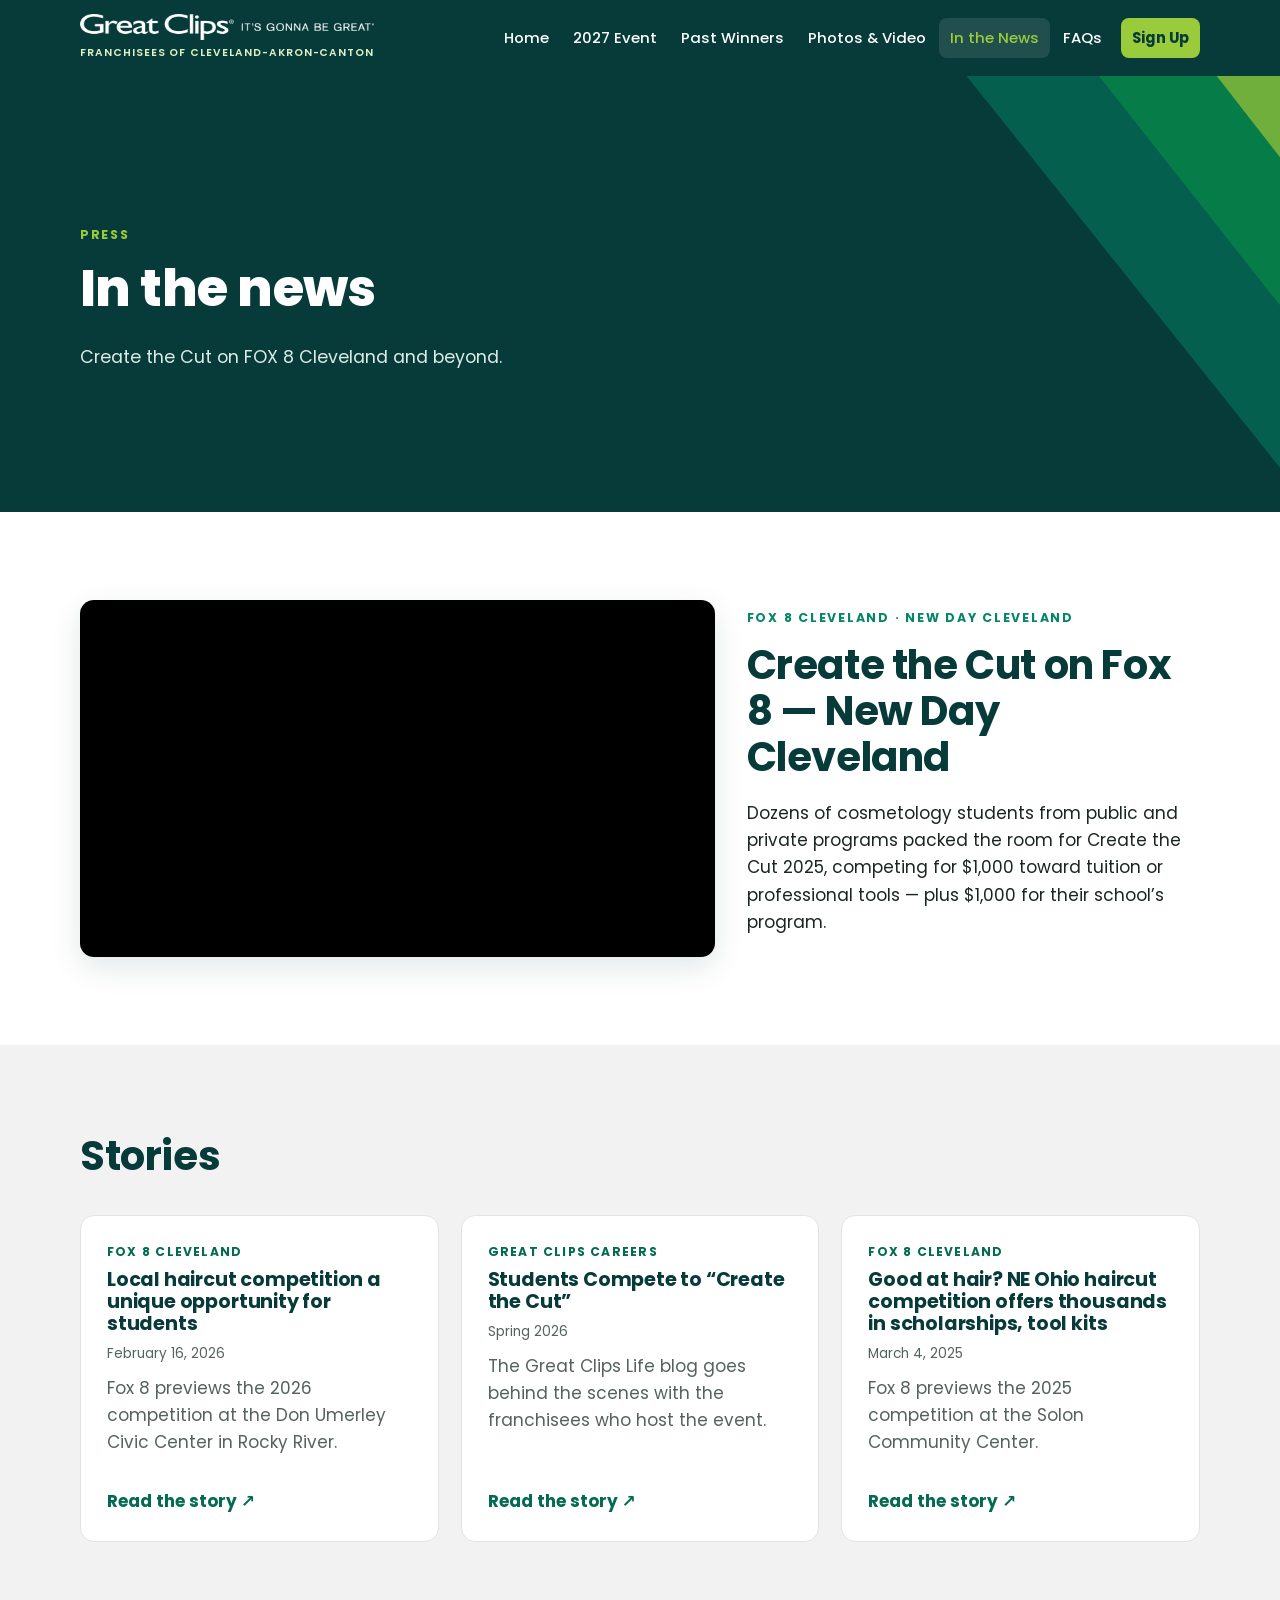
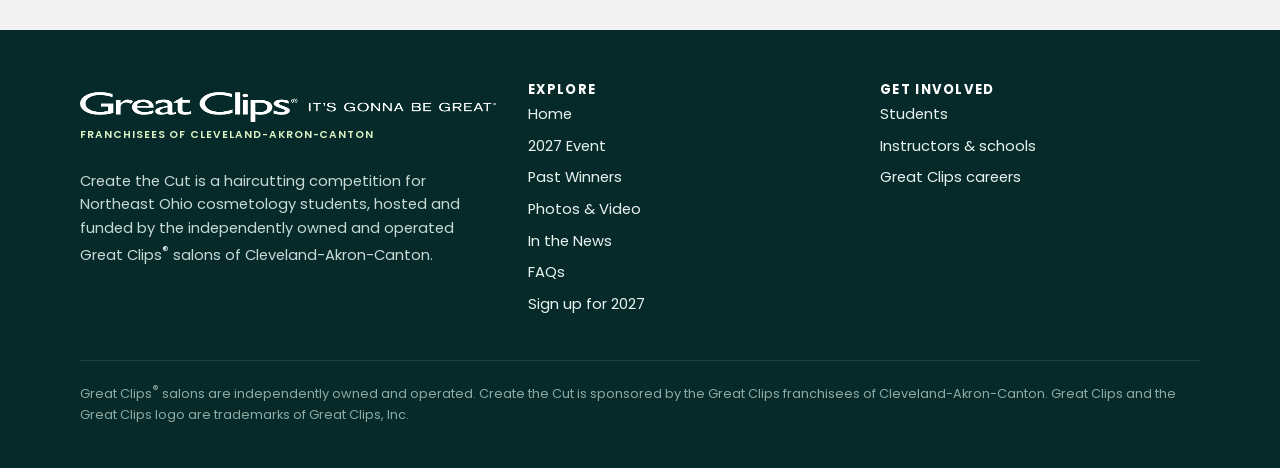
<file: news.html>
<!doctype html>
<html lang="en">
<head>
<meta charset="utf-8">
<meta name="viewport" content="width=device-width, initial-scale=1">
<title>In the News | Create the Cut 2027</title>
<meta name="description" content="FOX 8 Cleveland and other news coverage of the Create the Cut student haircut competition.">
<meta property="og:title" content="In the News | Create the Cut 2027">
<meta property="og:description" content="FOX 8 Cleveland and other news coverage of the Create the Cut student haircut competition.">
<meta property="og:image" content="https://createthecutneo.com/assets/img/gallery/2025/ctc2025-01.jpg">
<meta name="theme-color" content="#073b3a">
<link rel="icon" href="assets/icons/shears.svg" type="image/svg+xml">
<link rel="preconnect" href="https://fonts.googleapis.com">
<link rel="preconnect" href="https://fonts.gstatic.com" crossorigin>
<link href="https://fonts.googleapis.com/css2?family=Poppins:wght@400;500;600;700;800&display=swap" rel="stylesheet">
<link rel="stylesheet" href="assets/css/site.css?v=1793361626">
</head>
<body>
<a class="skip" href="#main">Skip to content</a>
<header class="site-head">
  <div class="wrap">
    <a class="lockup " href="index.html" aria-label="Great Clips franchisees of Cleveland-Akron-Canton — home"><img src="assets/logo/gc-logo-tag-white.png" alt="Great Clips" width="276" height="26"><span>Franchisees of Cleveland-Akron-Canton</span></a>
    <button class="menu-btn" aria-expanded="false" aria-controls="nav">Menu</button>
    <nav class="nav" id="nav" aria-label="Main"><a href="index.html">Home</a><a href="event.html">2027 Event</a><a href="past-events.html">Past Winners</a><a href="gallery.html">Photos & Video</a><a href="news.html" aria-current=page>In the News</a><a href="faq.html">FAQs</a><a class="cta" href="signup.html">Sign Up</a></nav>
  </div>
</header>
<main id="main">

<section class="page-hero"><svg class="tri" viewBox="0 0 400 300" preserveAspectRatio="xMaxYMid slice" aria-hidden="true"><polygon points="160,0 400,0 400,300" fill="#048667" opacity=".55"/><polygon points="250,0 400,0 400,190" fill="#089f45" opacity=".55"/><polygon points="330,0 400,0 400,90" fill="#9acb3a" opacity=".8"/></svg><div class="wrap"><span class="eyebrow">Press</span><h1>In the news</h1>
<p>Create the Cut on FOX 8 Cleveland and beyond.</p></div></section>
<section><div class="wrap">
  <div class="feature-video">
    <iframe class="yt" src="https://www.youtube.com/embed/rX6pggy170c" title="Create the Cut on Fox 8 — New Day Cleveland" loading="lazy" referrerpolicy="strict-origin-when-cross-origin" allow="accelerometer; encrypted-media; gyroscope; picture-in-picture; web-share" allowfullscreen></iframe>
    <div><span class="eyebrow" style="color:var(--jade)">FOX 8 Cleveland · New Day Cleveland</span><h2>Create the Cut on Fox 8 — New Day Cleveland</h2>
    <p>Dozens of cosmetology students from public and private programs packed the room for Create the Cut 2025, competing for $1,000 toward tuition or professional tools — plus $1,000 for their school’s program.</p></div>
  </div>
  
</div></section>
<section class="band-gray"><div class="wrap">
  <div class="section-head"><h2>Stories</h2></div>
  <div class="grid g3"><a class="card article" href="https://fox8.com/news/local-haircut-competition-a-unique-opportunity-for-students/" target="_blank" rel="noopener"><span class="src">FOX 8 Cleveland</span><h3>Local haircut competition a unique opportunity for students</h3><span class="date">February 16, 2026</span><p style="margin-top:10px;color:var(--muted)">Fox 8 previews the 2026 competition at the Don Umerley Civic Center in Rocky River.</p><span class="go">Read the story ↗</span></a><a class="card article" href="https://jobs.greatclips.com/students-compete-create-cut-blog" target="_blank" rel="noopener"><span class="src">Great Clips Careers</span><h3>Students Compete to “Create the Cut”</h3><span class="date">Spring 2026</span><p style="margin-top:10px;color:var(--muted)">The Great Clips Life blog goes behind the scenes with the franchisees who host the event.</p><span class="go">Read the story ↗</span></a><a class="card article" href="https://fox8.com/news/good-at-hair-haircut-competition-offers-thousands-in-scholarships-tool-kits/" target="_blank" rel="noopener"><span class="src">FOX 8 Cleveland</span><h3>Good at hair? NE Ohio haircut competition offers thousands in scholarships, tool kits</h3><span class="date">March 4, 2025</span><p style="margin-top:10px;color:var(--muted)">Fox 8 previews the 2025 competition at the Solon Community Center.</p><span class="go">Read the story ↗</span></a></div>
</div></section>

</main>
<footer class="site-foot">
  <div class="wrap">
    <div class="cols">
      <div>
        <a class="lockup " href="index.html" aria-label="Great Clips franchisees of Cleveland-Akron-Canton — home"><img src="assets/logo/gc-logo-tag-white.png" alt="Great Clips" width="276" height="26"><span>Franchisees of Cleveland-Akron-Canton</span></a>
        <p style="margin-top:16px;max-width:30rem">Create the Cut is a haircutting competition for Northeast Ohio cosmetology students, hosted and funded by the independently owned and operated Great Clips<sup>®</sup> salons of Cleveland-Akron-Canton.</p>
      </div>
      <div>
        <h4>Explore</h4>
        <ul><li><a href="index.html">Home</a></li><li><a href="event.html">2027 Event</a></li><li><a href="past-events.html">Past Winners</a></li><li><a href="gallery.html">Photos & Video</a></li><li><a href="news.html">In the News</a></li><li><a href="faq.html">FAQs</a></li><li><a href="signup.html">Sign up for 2027</a></li></ul>
      </div>
      <div>
        <h4>Get involved</h4>
        <ul>
          <li><a href="signup.html?role=student">Students</a></li>
          <li><a href="signup.html?role=instructor">Instructors &amp; schools</a></li>
          <li><a href="https://jobs.greatclips.com" target="_blank" rel="noopener">Great Clips careers</a></li>
          
        </ul>
      </div>
    </div>
    <p class="fine">Great Clips<sup>®</sup> salons are independently owned and operated. Create the Cut is sponsored by the Great Clips franchisees of Cleveland-Akron-Canton. Great Clips and the Great Clips logo are trademarks of Great Clips, Inc.</p>
  </div>
</footer>
<div class="lightbox" role="dialog" aria-modal="true" aria-label="Photo viewer">
  <button class="x" aria-label="Close">×</button><button class="prev" aria-label="Previous photo">‹</button>
  <img alt=""><button class="next" aria-label="Next photo">›</button>
</div>
<script src="assets/js/site.js?v=1793361626"></script>
</body>
</html>
</file>
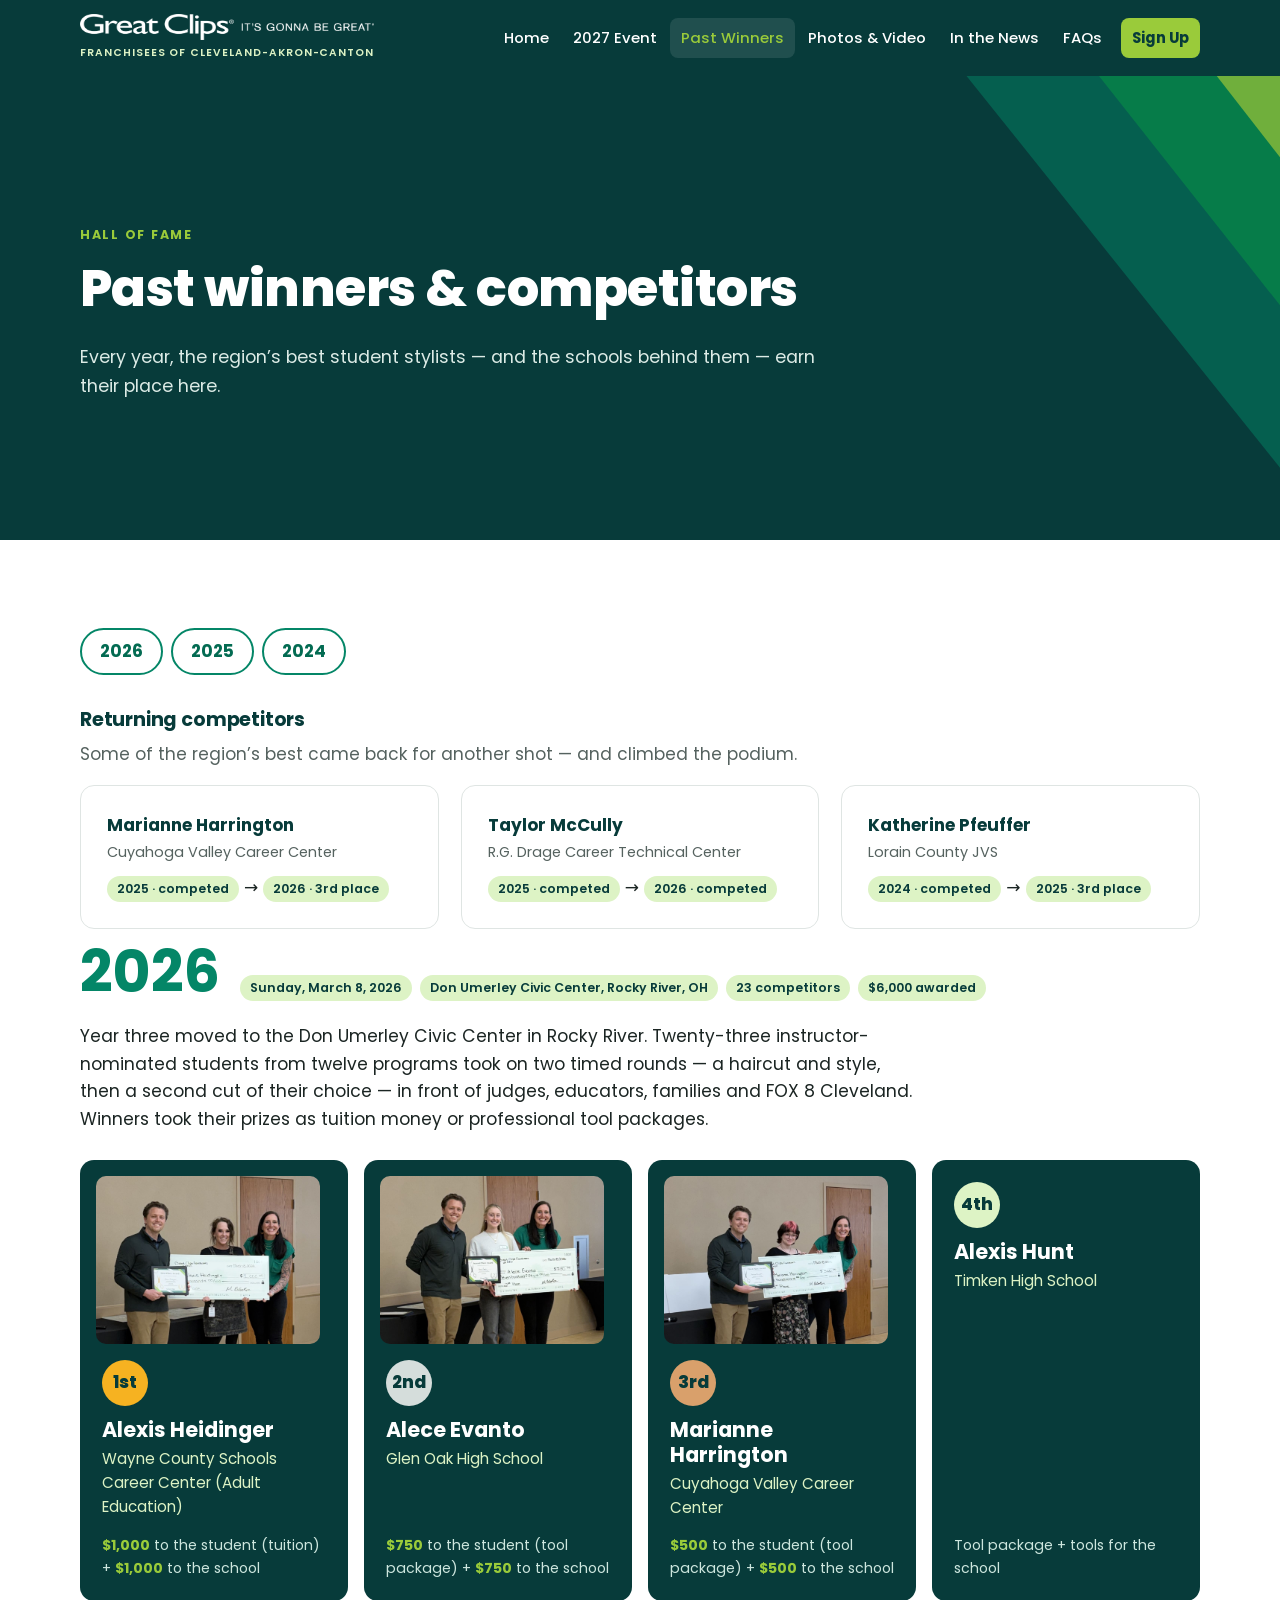
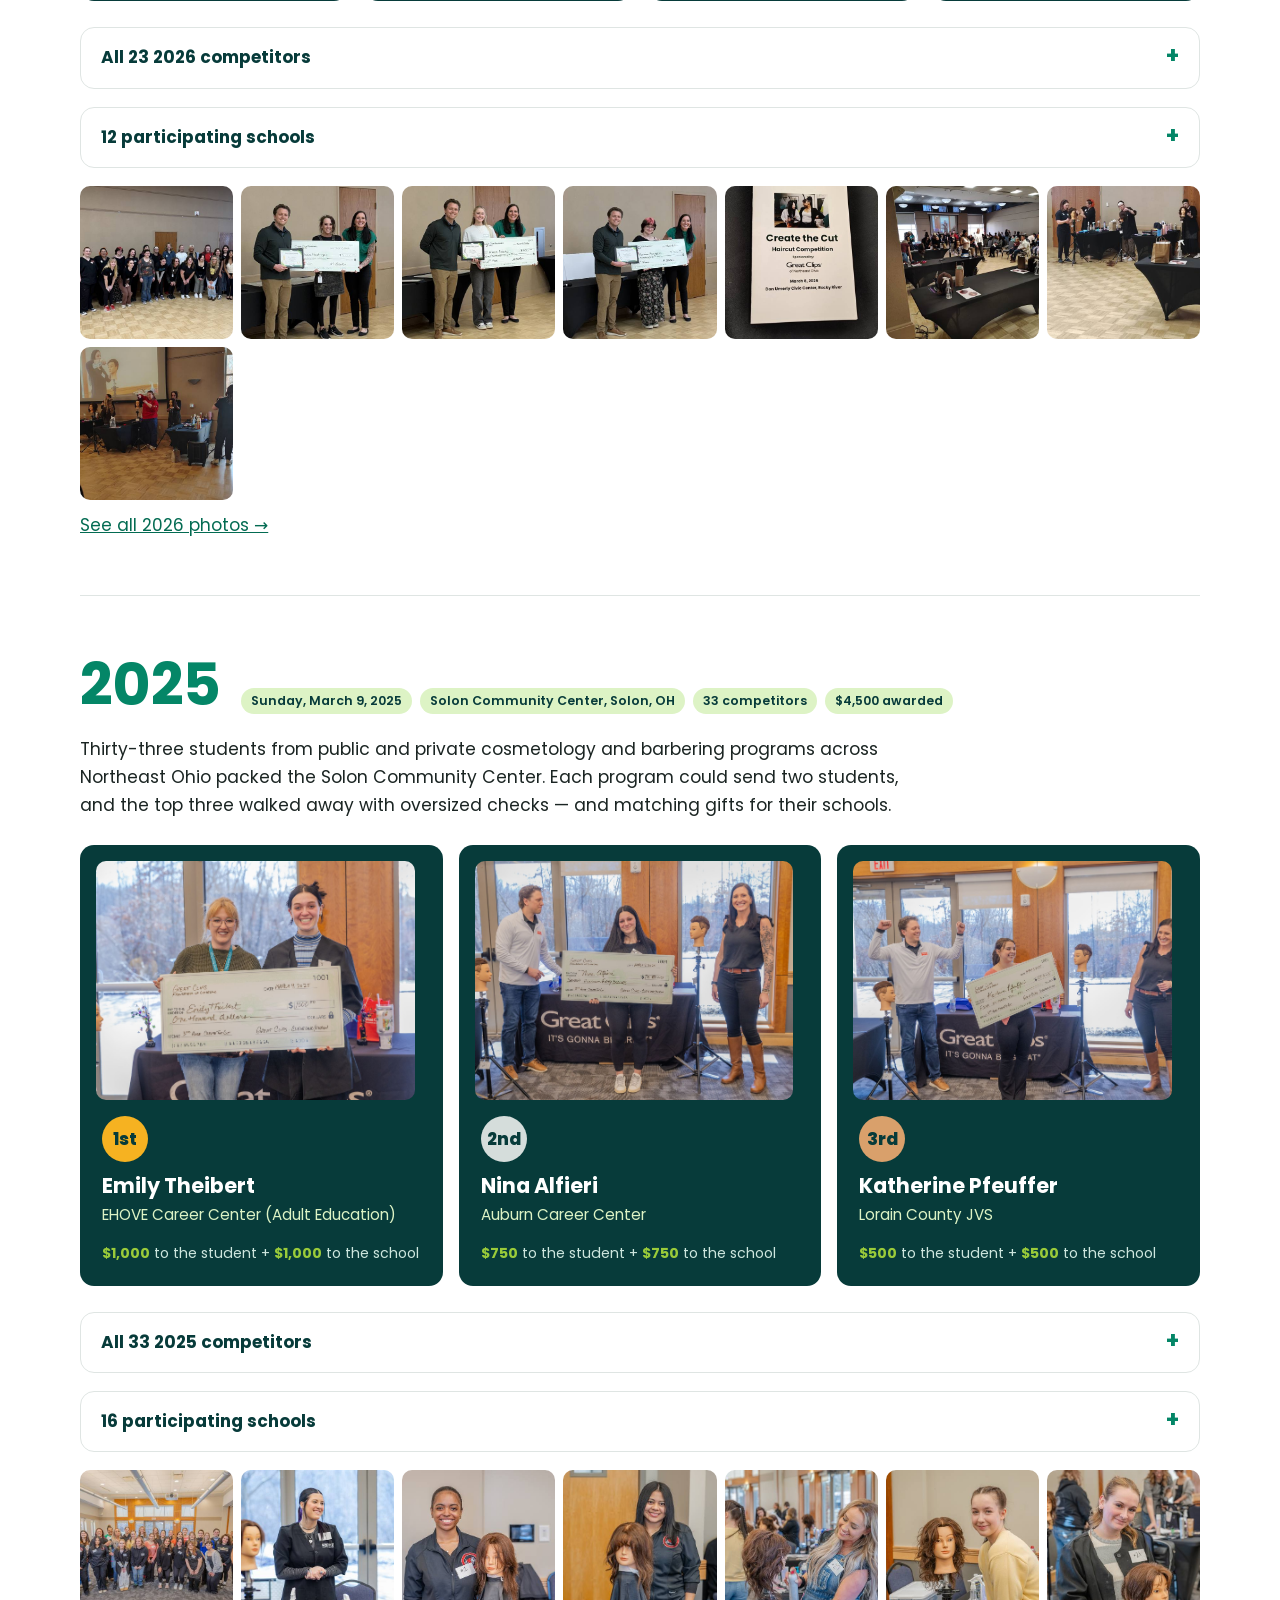
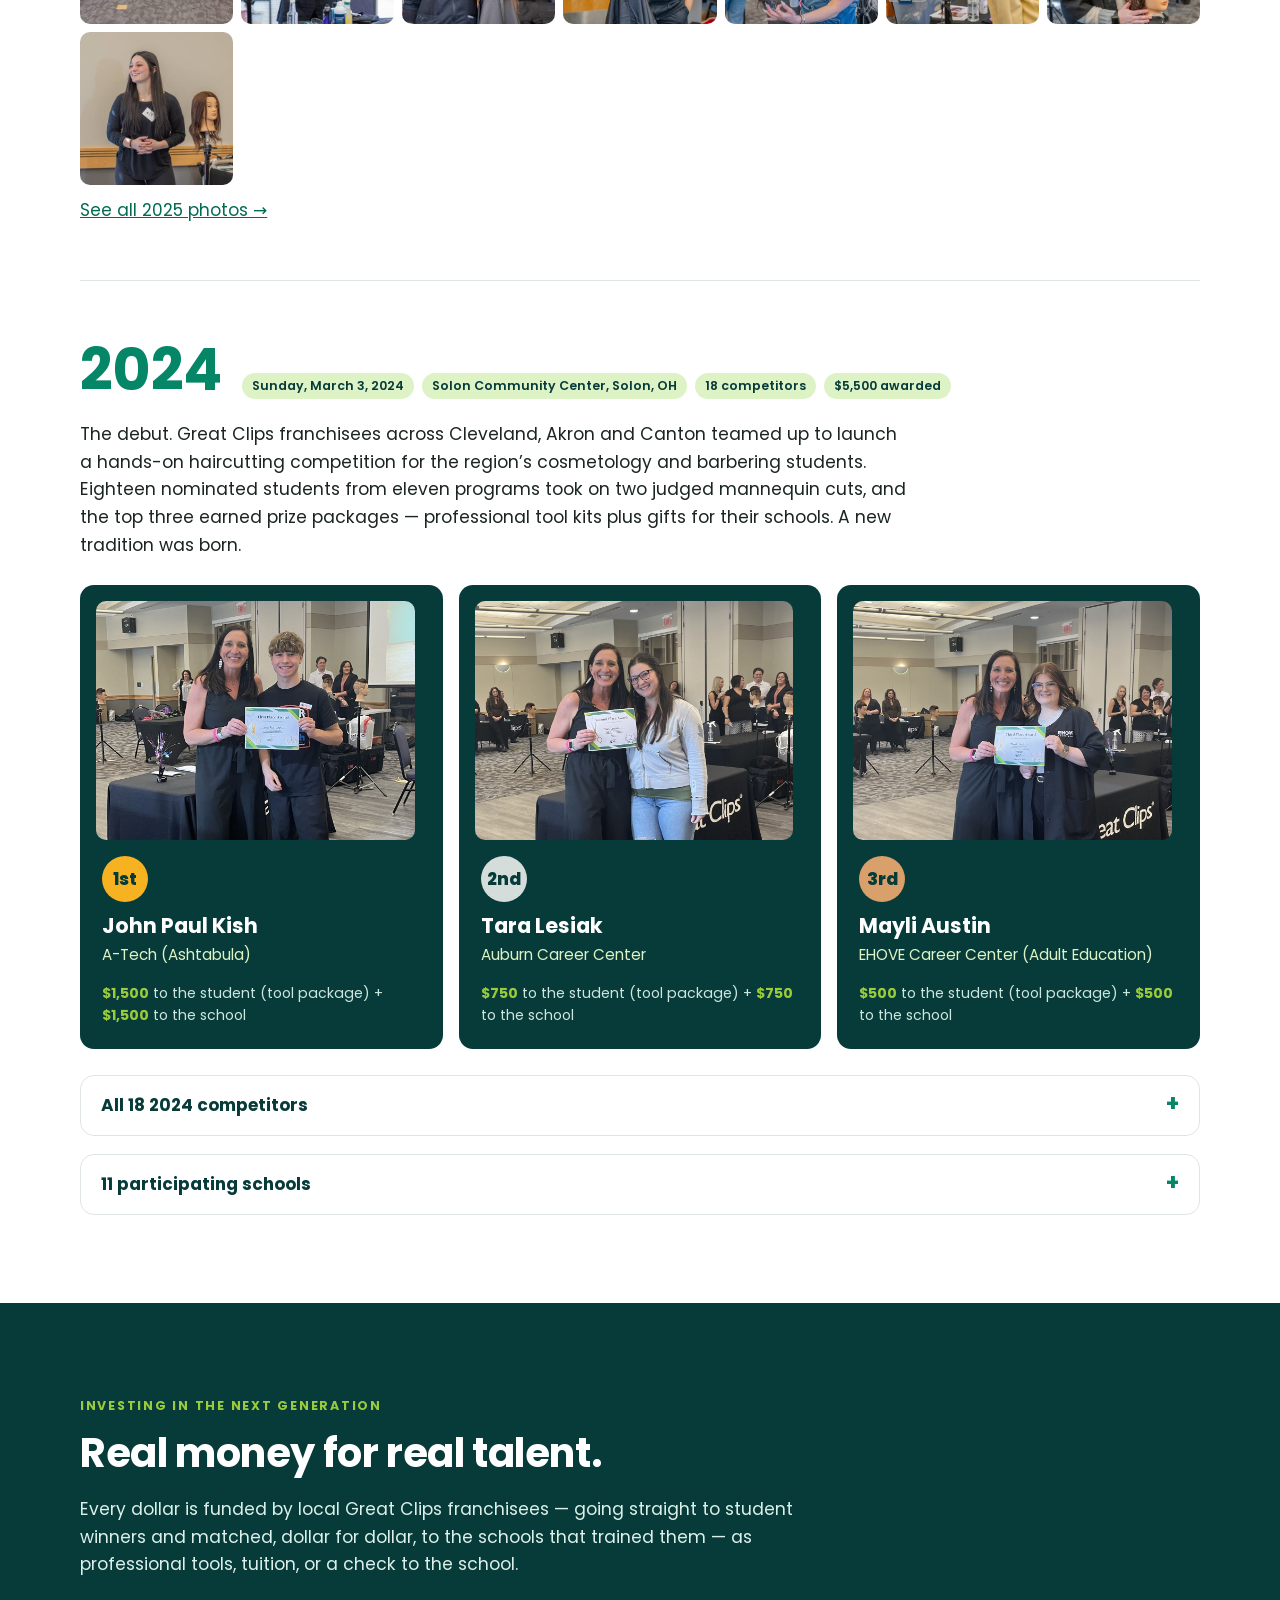
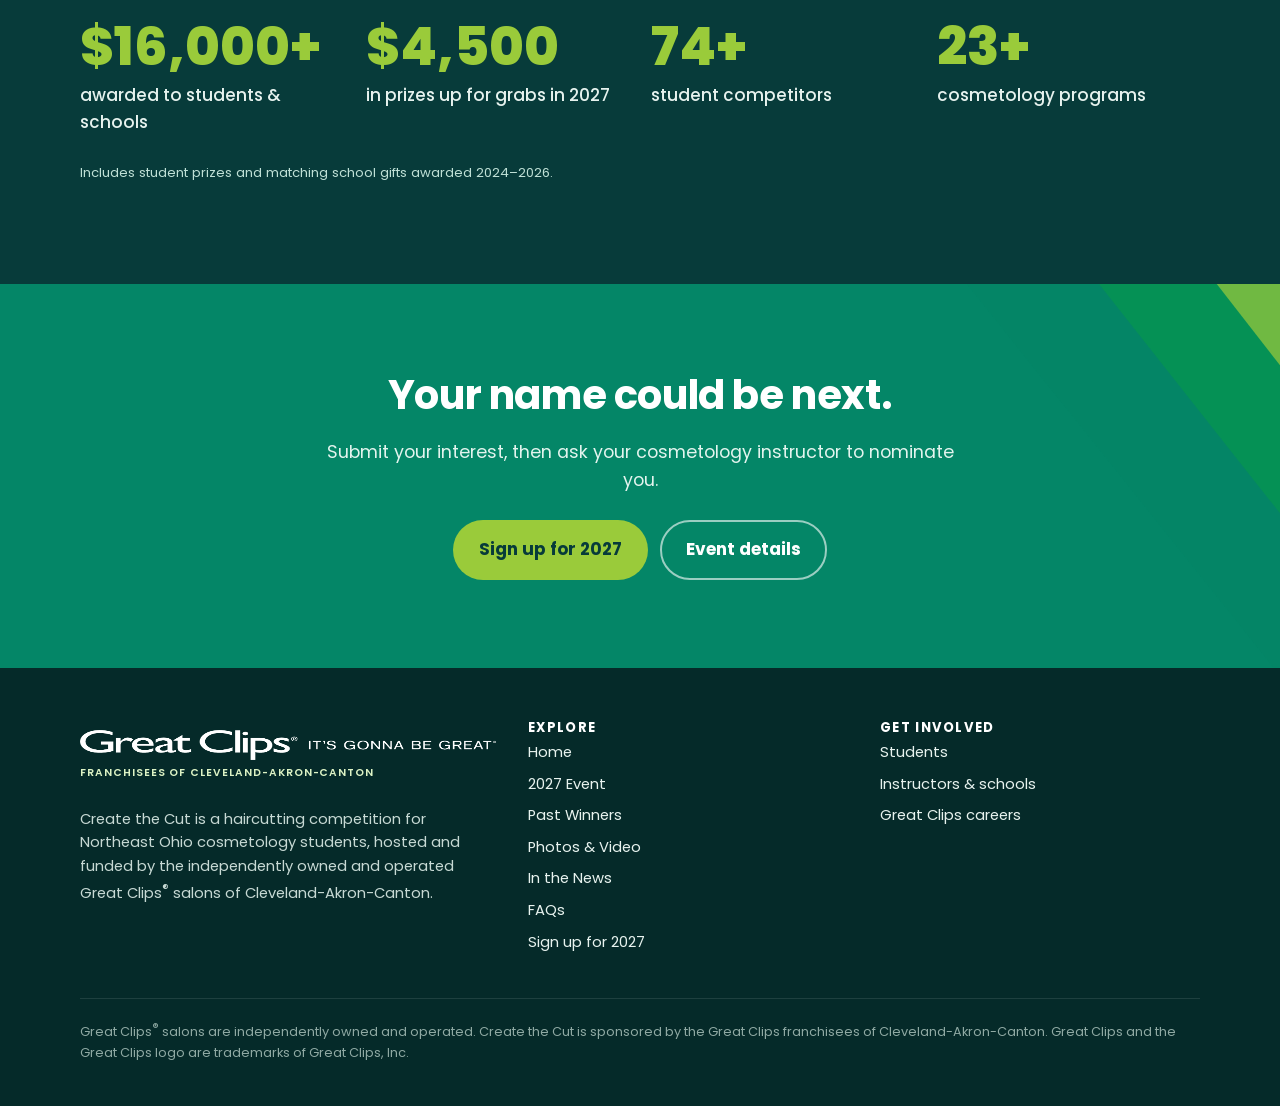
<file: past-events.html>
<!doctype html>
<html lang="en">
<head>
<meta charset="utf-8">
<meta name="viewport" content="width=device-width, initial-scale=1">
<title>Past Winners | Create the Cut 2027</title>
<meta name="description" content="Create the Cut winners, their schools and every student competitor from past Northeast Ohio competitions.">
<meta property="og:title" content="Past Winners | Create the Cut 2027">
<meta property="og:description" content="Create the Cut winners, their schools and every student competitor from past Northeast Ohio competitions.">
<meta property="og:image" content="https://createthecutneo.com/assets/img/gallery/2025/ctc2025-01.jpg">
<meta name="theme-color" content="#073b3a">
<link rel="icon" href="assets/icons/shears.svg" type="image/svg+xml">
<link rel="preconnect" href="https://fonts.googleapis.com">
<link rel="preconnect" href="https://fonts.gstatic.com" crossorigin>
<link href="https://fonts.googleapis.com/css2?family=Poppins:wght@400;500;600;700;800&display=swap" rel="stylesheet">
<link rel="stylesheet" href="assets/css/site.css?v=1793361626">
</head>
<body>
<a class="skip" href="#main">Skip to content</a>
<header class="site-head">
  <div class="wrap">
    <a class="lockup " href="index.html" aria-label="Great Clips franchisees of Cleveland-Akron-Canton — home"><img src="assets/logo/gc-logo-tag-white.png" alt="Great Clips" width="276" height="26"><span>Franchisees of Cleveland-Akron-Canton</span></a>
    <button class="menu-btn" aria-expanded="false" aria-controls="nav">Menu</button>
    <nav class="nav" id="nav" aria-label="Main"><a href="index.html">Home</a><a href="event.html">2027 Event</a><a href="past-events.html" aria-current=page>Past Winners</a><a href="gallery.html">Photos & Video</a><a href="news.html">In the News</a><a href="faq.html">FAQs</a><a class="cta" href="signup.html">Sign Up</a></nav>
  </div>
</header>
<main id="main">

<section class="page-hero"><svg class="tri" viewBox="0 0 400 300" preserveAspectRatio="xMaxYMid slice" aria-hidden="true"><polygon points="160,0 400,0 400,300" fill="#048667" opacity=".55"/><polygon points="250,0 400,0 400,190" fill="#089f45" opacity=".55"/><polygon points="330,0 400,0 400,90" fill="#9acb3a" opacity=".8"/></svg><div class="wrap"><span class="eyebrow">Hall of fame</span><h1>Past winners &amp; competitors</h1>
<p>Every year, the region’s best student stylists — and the schools behind them — earn their place here.</p></div></section>
<section><div class="wrap">
  <div class="year-nav"><a href="#y2026">2026</a><a href="#y2025">2025</a><a href="#y2024">2024</a></div>
  <div class="returning" style="margin:34px 0 10px">
  <h3>Returning competitors</h3>
  <p style="color:var(--muted)">Some of the region’s best came back for another shot — and climbed the podium.</p>
  <div class="grid g3"><div class="card"><b>Marianne Harrington</b><p style="color:var(--muted);font-size:.9rem;margin:2px 0 10px">Cuyahoga Valley Career Center</p><span class="tag">2025 · competed</span> → <span class="tag">2026 · 3rd place</span></div><div class="card"><b>Taylor McCully</b><p style="color:var(--muted);font-size:.9rem;margin:2px 0 10px">R.G. Drage Career Technical Center</p><span class="tag">2025 · competed</span> → <span class="tag">2026 · competed</span></div><div class="card"><b>Katherine Pfeuffer</b><p style="color:var(--muted);font-size:.9rem;margin:2px 0 10px">Lorain County JVS</p><span class="tag">2024 · competed</span> → <span class="tag">2025 · 3rd place</span></div></div>
</div>
  <div class="year" id="y2026">
  <div class="year-head"><h2>2026</h2><div class="meta"><span class="tag">Sunday, March 8, 2026</span><span class="tag">Don Umerley Civic Center, Rocky River, OH</span><span class="tag">23 competitors</span><span class="tag">$6,000 awarded</span></div></div>
  <p style="max-width:52rem;font-size:1.08rem">Year three moved to the Don Umerley Civic Center in Rocky River. Twenty-three instructor-nominated students from twelve programs took on two timed rounds — a haircut and style, then a second cut of their choice — in front of judges, educators, families and FOX 8 Cleveland. Winners took their prizes as tuition money or professional tool packages.</p>
  <div class="podium"><div class="winner p1"><img src="assets/img/gallery/2026/ctc2026-17.jpg" data-full="assets/img/gallery/2026/ctc2026-17.jpg" alt="Alexis Heidinger, 1st place 2026" loading="lazy" style="border-radius:10px;margin:-6px -6px 16px;width:calc(100% + 12px);aspect-ratio:4/3;object-fit:cover;object-position:center 30%;cursor:zoom-in"><div class="medal">1st</div><div class="nm">Alexis Heidinger</div><div class="sc">Wayne County Schools Career Center (Adult Education)</div><div class="amt"><b>$1,000</b> to the student (tuition) + <b>$1,000</b> to the school</div></div><div class="winner p2"><img src="assets/img/gallery/2026/ctc2026-18.jpg" data-full="assets/img/gallery/2026/ctc2026-18.jpg" alt="Alece Evanto, 2nd place 2026" loading="lazy" style="border-radius:10px;margin:-6px -6px 16px;width:calc(100% + 12px);aspect-ratio:4/3;object-fit:cover;object-position:center 30%;cursor:zoom-in"><div class="medal">2nd</div><div class="nm">Alece Evanto</div><div class="sc">Glen Oak High School</div><div class="amt"><b>$750</b> to the student (tool package) + <b>$750</b> to the school</div></div><div class="winner p3"><img src="assets/img/gallery/2026/ctc2026-19.jpg" data-full="assets/img/gallery/2026/ctc2026-19.jpg" alt="Marianne Harrington, 3rd place 2026" loading="lazy" style="border-radius:10px;margin:-6px -6px 16px;width:calc(100% + 12px);aspect-ratio:4/3;object-fit:cover;object-position:center 30%;cursor:zoom-in"><div class="medal">3rd</div><div class="nm">Marianne Harrington</div><div class="sc">Cuyahoga Valley Career Center</div><div class="amt"><b>$500</b> to the student (tool package) + <b>$500</b> to the school</div></div><div class="winner p4"><div class="medal">4th</div><div class="nm">Alexis Hunt</div><div class="sc">Timken High School</div><div class="amt">Tool package + tools for the school</div></div></div><details class="roster"><summary>All 23 2026 competitors</summary><div class="roster-grid"><div><b>Veronica Ball</b><span>Glen Oak High School</span></div><div><b>Hanna Bruce</b><span>Heartland Technical</span></div><div><b>Isabella Cross</b><span>EHOVE Career Center (Adult Education)</span></div><div><b>Aubree Davidson</b><span>EHOVE Career Center (Adult Education)</span></div><div><b>Sequoya Drake</b><span>Heartland Technical</span></div><div><b>Alece Evanto</b><span>Glen Oak High School</span></div><div><b>Marianne Harrington</b><span>Cuyahoga Valley Career Center</span></div><div><b>Alexis Heidinger</b><span>Wayne County Schools Career Center (Adult Education)</span></div><div><b>Kristen Herber</b><span>EHOVE Career Center (Adult Education)</span></div><div><b>Alexis Hunt</b><span>Timken High School</span></div><div><b>Mary Lou (Bailey) LaChance</b><span>A-Tech (Ashtabula)</span></div><div><b>Aylah Leiby</b><span>Lorain County JVS</span></div><div><b>Markie Luckie</b><span>Gerber Akron Beauty School</span></div><div><b>Kimberly Marcum</b><span>Wayne County Schools Career Center (Adult Education)</span></div><div><b>Taylor McCully</b><span>R.G. Drage Career Technical Center</span></div><div><b>Sierra Murphy</b><span>A-Tech (Ashtabula)</span></div><div><b>Abigail Pollen</b><span>Wayne County Schools Career Center</span></div><div><b>Areli Moreno Razo</b><span>Auburn Career Center</span></div><div><b>Cora Sexton</b><span>Timken High School</span></div><div><b>Macy Smith</b><span>Glen Oak High School</span></div><div><b>Briana Stemen</b><span>Heartland Technical</span></div><div><b>Alexis Warne</b><span>Wayne County Schools Career Center (Adult Education)</span></div><div><b>Ava Weirtz</b><span>Glen Oak High School</span></div></div></details><details class="roster"><summary>12 participating schools</summary><ul class="schools"><li><b>A-Tech (Ashtabula)</b> <span>· 2 students</span></li><li><b>Auburn Career Center</b> <span>· 1 student</span></li><li><b>Cuyahoga Valley Career Center</b> <span>· 1 student</span></li><li><b>EHOVE Career Center (Adult Education)</b> <span>· 3 students</span></li><li><b>Gerber Akron Beauty School</b> <span>· 1 student</span></li><li><b>Glen Oak High School</b> <span>· 4 students</span></li><li><b>Heartland Technical</b> <span>· 3 students</span></li><li><b>Lorain County JVS</b> <span>· 1 student</span></li><li><b>R.G. Drage Career Technical Center</b> <span>· 1 student</span></li><li><b>Timken High School</b> <span>· 2 students</span></li><li><b>Wayne County Schools Career Center</b> <span>· 1 student</span></li><li><b>Wayne County Schools Career Center (Adult Education)</b> <span>· 3 students</span></li></ul></details><div class="strip"><img src="assets/img/gallery/2026/ctc2026-16-t.jpg" data-full="assets/img/gallery/2026/ctc2026-16.jpg" alt="Create the Cut 2026" loading="lazy"><img src="assets/img/gallery/2026/ctc2026-17-t.jpg" data-full="assets/img/gallery/2026/ctc2026-17.jpg" alt="Create the Cut 2026" loading="lazy"><img src="assets/img/gallery/2026/ctc2026-18-t.jpg" data-full="assets/img/gallery/2026/ctc2026-18.jpg" alt="Create the Cut 2026" loading="lazy"><img src="assets/img/gallery/2026/ctc2026-19-t.jpg" data-full="assets/img/gallery/2026/ctc2026-19.jpg" alt="Create the Cut 2026" loading="lazy"><img src="assets/img/gallery/2026/ctc2026-01-t.jpg" data-full="assets/img/gallery/2026/ctc2026-01.jpg" alt="Create the Cut 2026" loading="lazy"><img src="assets/img/gallery/2026/ctc2026-02-t.jpg" data-full="assets/img/gallery/2026/ctc2026-02.jpg" alt="Create the Cut 2026" loading="lazy"><img src="assets/img/gallery/2026/ctc2026-03-t.jpg" data-full="assets/img/gallery/2026/ctc2026-03.jpg" alt="Create the Cut 2026" loading="lazy"><img src="assets/img/gallery/2026/ctc2026-04-t.jpg" data-full="assets/img/gallery/2026/ctc2026-04.jpg" alt="Create the Cut 2026" loading="lazy"></div><p style="margin-top:12px"><a href="gallery.html#y2026">See all 2026 photos →</a></p>
</div><div class="divider"></div><div class="year" id="y2025">
  <div class="year-head"><h2>2025</h2><div class="meta"><span class="tag">Sunday, March 9, 2025</span><span class="tag">Solon Community Center, Solon, OH</span><span class="tag">33 competitors</span><span class="tag">$4,500 awarded</span></div></div>
  <p style="max-width:52rem;font-size:1.08rem">Thirty-three students from public and private cosmetology and barbering programs across Northeast Ohio packed the Solon Community Center. Each program could send two students, and the top three walked away with oversized checks — and matching gifts for their schools.</p>
  <div class="podium"><div class="winner p1"><img src="assets/img/gallery/2025/ctc2025-37.jpg" data-full="assets/img/gallery/2025/ctc2025-37.jpg" alt="Emily Theibert, 1st place 2025" loading="lazy" style="border-radius:10px;margin:-6px -6px 16px;width:calc(100% + 12px);aspect-ratio:4/3;object-fit:cover;object-position:center 30%;cursor:zoom-in"><div class="medal">1st</div><div class="nm">Emily Theibert</div><div class="sc">EHOVE Career Center (Adult Education)</div><div class="amt"><b>$1,000</b> to the student + <b>$1,000</b> to the school</div></div><div class="winner p2"><img src="assets/img/gallery/2025/ctc2025-32.jpg" data-full="assets/img/gallery/2025/ctc2025-32.jpg" alt="Nina Alfieri, 2nd place 2025" loading="lazy" style="border-radius:10px;margin:-6px -6px 16px;width:calc(100% + 12px);aspect-ratio:4/3;object-fit:cover;object-position:center 30%;cursor:zoom-in"><div class="medal">2nd</div><div class="nm">Nina Alfieri</div><div class="sc">Auburn Career Center</div><div class="amt"><b>$750</b> to the student + <b>$750</b> to the school</div></div><div class="winner p3"><img src="assets/img/gallery/2025/ctc2025-29.jpg" data-full="assets/img/gallery/2025/ctc2025-29.jpg" alt="Katherine Pfeuffer, 3rd place 2025" loading="lazy" style="border-radius:10px;margin:-6px -6px 16px;width:calc(100% + 12px);aspect-ratio:4/3;object-fit:cover;object-position:center 30%;cursor:zoom-in"><div class="medal">3rd</div><div class="nm">Katherine Pfeuffer</div><div class="sc">Lorain County JVS</div><div class="amt"><b>$500</b> to the student + <b>$500</b> to the school</div></div></div><details class="roster"><summary>All 33 2025 competitors</summary><div class="roster-grid"><div><b>Nina Alfieri</b><span>Auburn Career Center</span></div><div><b>Aaliyah Bell</b><span>Timken High School</span></div><div><b>Madison Bendel</b><span>Medina County Career Center</span></div><div><b>Lillie Blakemore</b><span>Glen Oak High School</span></div><div><b>Shannon Brown</b><span>National Beauty College</span></div><div><b>Kiera Cresong</b><span>Maplewood Career Center</span></div><div><b>Alexandre Dorman</b><span>Timken High School</span></div><div><b>Devon Downing</b><span>All-State Barber College</span></div><div><b>Jordyn Fetters</b><span>A-Tech (Ashtabula)</span></div><div><b>Kailoni Figueroa</b><span>A-Tech (Ashtabula)</span></div><div><b>Marianne Harrington</b><span>Cuyahoga Valley Career Center</span></div><div><b>Danielle Helms</b><span>Elite (Ashland)</span></div><div><b>Hailey Hodge</b><span>Auburn Career Center</span></div><div><b>Natalie Infantino</b><span>Glen Oak High School</span></div><div><b>Adia Ingram</b><span>A-Tech (Ashtabula)</span></div><div><b>Sara Jo-Jones</b><span>Raphael&#x27;s School of Beauty Culture</span></div><div><b>Kali Jones</b><span>Cuyahoga Valley Career Center (Adult Education)</span></div><div><b>Maggie Kassan</b><span>Maplewood Career Center</span></div><div><b>Sophia Licate</b><span>A-Tech (Ashtabula)</span></div><div><b>Nadia Lough</b><span>Maplewood Career Center</span></div><div><b>Taylor McCully</b><span>R.G. Drage Career Technical Center</span></div><div><b>Jasmine Miceli</b><span>Inner State Beauty School</span></div><div><b>Jennavecia Mullane</b><span>R.G. Drage Career Technical Center</span></div><div><b>Ella Perfetto</b><span>Auburn Career Center</span></div><div><b>Katherine Pfeuffer</b><span>Lorain County JVS</span></div><div><b>Keidy Ramos</b><span>Timken High School</span></div><div><b>Bailee Randles</b><span>EHOVE Career Center (Adult Education)</span></div><div><b>Maci Spence</b><span>Glen Oak High School</span></div><div><b>Aurora Stergis</b><span>Glen Oak High School</span></div><div><b>Kea Tarrance</b><span>National Beauty College</span></div><div><b>Emily Theibert</b><span>EHOVE Career Center (Adult Education)</span></div><div><b>Alexis Wateska</b><span>Cuyahoga Valley Career Center</span></div><div><b>Liz Wilson</b><span>Cuyahoga Valley Career Center (Adult Education)</span></div></div></details><details class="roster"><summary>16 participating schools</summary><ul class="schools"><li><b>A-Tech (Ashtabula)</b> <span>· 4 students</span></li><li><b>All-State Barber College</b> <span>· 1 student</span></li><li><b>Auburn Career Center</b> <span>· 3 students</span></li><li><b>Cuyahoga Valley Career Center</b> <span>· 2 students</span></li><li><b>Cuyahoga Valley Career Center (Adult Education)</b> <span>· 2 students</span></li><li><b>EHOVE Career Center (Adult Education)</b> <span>· 2 students</span></li><li><b>Elite (Ashland)</b> <span>· 1 student</span></li><li><b>Glen Oak High School</b> <span>· 4 students</span></li><li><b>Inner State Beauty School</b> <span>· 1 student</span></li><li><b>Lorain County JVS</b> <span>· 1 student</span></li><li><b>Maplewood Career Center</b> <span>· 3 students</span></li><li><b>Medina County Career Center</b> <span>· 1 student</span></li><li><b>National Beauty College</b> <span>· 2 students</span></li><li><b>R.G. Drage Career Technical Center</b> <span>· 2 students</span></li><li><b>Raphael&#x27;s School of Beauty Culture</b> <span>· 1 student</span></li><li><b>Timken High School</b> <span>· 3 students</span></li></ul></details><div class="strip"><img src="assets/img/gallery/2025/ctc2025-01-t.jpg" data-full="assets/img/gallery/2025/ctc2025-01.jpg" alt="Create the Cut 2025" loading="lazy"><img src="assets/img/gallery/2025/ctc2025-02-t.jpg" data-full="assets/img/gallery/2025/ctc2025-02.jpg" alt="Create the Cut 2025" loading="lazy"><img src="assets/img/gallery/2025/ctc2025-03-t.jpg" data-full="assets/img/gallery/2025/ctc2025-03.jpg" alt="Create the Cut 2025" loading="lazy"><img src="assets/img/gallery/2025/ctc2025-04-t.jpg" data-full="assets/img/gallery/2025/ctc2025-04.jpg" alt="Create the Cut 2025" loading="lazy"><img src="assets/img/gallery/2025/ctc2025-05-t.jpg" data-full="assets/img/gallery/2025/ctc2025-05.jpg" alt="Create the Cut 2025" loading="lazy"><img src="assets/img/gallery/2025/ctc2025-06-t.jpg" data-full="assets/img/gallery/2025/ctc2025-06.jpg" alt="Create the Cut 2025" loading="lazy"><img src="assets/img/gallery/2025/ctc2025-07-t.jpg" data-full="assets/img/gallery/2025/ctc2025-07.jpg" alt="Create the Cut 2025" loading="lazy"><img src="assets/img/gallery/2025/ctc2025-08-t.jpg" data-full="assets/img/gallery/2025/ctc2025-08.jpg" alt="Create the Cut 2025" loading="lazy"></div><p style="margin-top:12px"><a href="gallery.html#y2025">See all 2025 photos →</a></p>
</div><div class="divider"></div><div class="year" id="y2024">
  <div class="year-head"><h2>2024</h2><div class="meta"><span class="tag">Sunday, March 3, 2024</span><span class="tag">Solon Community Center, Solon, OH</span><span class="tag">18 competitors</span><span class="tag">$5,500 awarded</span></div></div>
  <p style="max-width:52rem;font-size:1.08rem">The debut. Great Clips franchisees across Cleveland, Akron and Canton teamed up to launch a hands-on haircutting competition for the region’s cosmetology and barbering students. Eighteen nominated students from eleven programs took on two judged mannequin cuts, and the top three earned prize packages — professional tool kits plus gifts for their schools. A new tradition was born.</p>
  <div class="podium"><div class="winner p1"><img src="assets/img/gallery/2024/ctc2024-21.jpg" data-full="assets/img/gallery/2024/ctc2024-21.jpg" alt="John Paul Kish, 1st place 2024" loading="lazy" style="border-radius:10px;margin:-6px -6px 16px;width:calc(100% + 12px);aspect-ratio:4/3;object-fit:cover;object-position:center 30%;cursor:zoom-in"><div class="medal">1st</div><div class="nm">John Paul Kish</div><div class="sc">A-Tech (Ashtabula)</div><div class="amt"><b>$1,500</b> to the student (tool package) + <b>$1,500</b> to the school</div></div><div class="winner p2"><img src="assets/img/gallery/2024/ctc2024-22.jpg" data-full="assets/img/gallery/2024/ctc2024-22.jpg" alt="Tara Lesiak, 2nd place 2024" loading="lazy" style="border-radius:10px;margin:-6px -6px 16px;width:calc(100% + 12px);aspect-ratio:4/3;object-fit:cover;object-position:center 30%;cursor:zoom-in"><div class="medal">2nd</div><div class="nm">Tara Lesiak</div><div class="sc">Auburn Career Center</div><div class="amt"><b>$750</b> to the student (tool package) + <b>$750</b> to the school</div></div><div class="winner p3"><img src="assets/img/gallery/2024/ctc2024-23.jpg" data-full="assets/img/gallery/2024/ctc2024-23.jpg" alt="Mayli Austin, 3rd place 2024" loading="lazy" style="border-radius:10px;margin:-6px -6px 16px;width:calc(100% + 12px);aspect-ratio:4/3;object-fit:cover;object-position:center 30%;cursor:zoom-in"><div class="medal">3rd</div><div class="nm">Mayli Austin</div><div class="sc">EHOVE Career Center (Adult Education)</div><div class="amt"><b>$500</b> to the student (tool package) + <b>$500</b> to the school</div></div></div><details class="roster"><summary>All 18 2024 competitors</summary><div class="roster-grid"><div><b>Brenda Alamo</b><span>Northern Institute of Cosmetology</span></div><div><b>Mayli Austin</b><span>EHOVE Career Center (Adult Education)</span></div><div><b>Mel Aviles</b><span>All-State Barber College</span></div><div><b>Macee Butcher</b><span>Wayne County Schools Career Center (Adult Education)</span></div><div><b>Delaney Friscone</b><span>Lorain County JVS</span></div><div><b>Trina Johnson</b><span>Buckeye Adult Ed</span></div><div><b>DionTae Johnson</b><span>All-State Barber College</span></div><div><b>John Paul Kish</b><span>A-Tech (Ashtabula)</span></div><div><b>Tara Lesiak</b><span>Auburn Career Center</span></div><div><b>Harmony Lynn</b><span>Buckeye Adult Ed</span></div><div><b>Candice Moore</b><span>Northern Institute of Cosmetology</span></div><div><b>Katherine Pfeuffer</b><span>Lorain County JVS</span></div><div><b>Katie Ranalli</b><span>Glen Oak High School</span></div><div><b>Bianca Robinson</b><span>Gerber Akron Beauty School</span></div><div><b>Trinity Ross</b><span>Buckeye High School</span></div><div><b>Sophia Smith</b><span>Glen Oak High School</span></div><div><b>Sophia Suskowicz</b><span>Auburn Career Center</span></div><div><b>Natalie Tran</b><span>Gerber Akron Beauty School</span></div></div></details><details class="roster"><summary>11 participating schools</summary><ul class="schools"><li><b>A-Tech (Ashtabula)</b> <span>· 1 student</span></li><li><b>All-State Barber College</b> <span>· 2 students</span></li><li><b>Auburn Career Center</b> <span>· 2 students</span></li><li><b>Buckeye Adult Ed</b> <span>· 2 students</span></li><li><b>Buckeye High School</b> <span>· 1 student</span></li><li><b>EHOVE Career Center (Adult Education)</b> <span>· 1 student</span></li><li><b>Gerber Akron Beauty School</b> <span>· 2 students</span></li><li><b>Glen Oak High School</b> <span>· 2 students</span></li><li><b>Lorain County JVS</b> <span>· 2 students</span></li><li><b>Northern Institute of Cosmetology</b> <span>· 2 students</span></li><li><b>Wayne County Schools Career Center (Adult Education)</b> <span>· 1 student</span></li></ul></details>
</div>
</div></section>
<section class="band-dark"><div class="wrap">
  <div class="section-head"><span class="eyebrow">Investing in the next generation</span>
  <h2>Real money for real talent.</h2>
  <p>Every dollar is funded by local Great Clips franchisees — going straight to student winners and matched, dollar for dollar, to the schools that trained them — as professional tools, tuition, or a check to the school.</p></div>
  <div class="grid g4">
    <div class="stat"><b>$16,000+</b><span>awarded to students &amp; schools</span></div>
    <div class="stat"><b>$4,500</b><span>in prizes up for grabs in 2027</span></div>
    <div class="stat"><b>74+</b><span>student competitors</span></div>
    <div class="stat"><b>23+</b><span>cosmetology programs</span></div>
  </div>
  <p class="note">Includes student prizes and matching school gifts awarded 2024–2026.</p>
</div></section>
<section class="cta-band"><svg class="tri" viewBox="0 0 400 300" preserveAspectRatio="xMaxYMid slice" aria-hidden="true"><polygon points="160,0 400,0 400,300" fill="#048667" opacity=".55"/><polygon points="250,0 400,0 400,190" fill="#089f45" opacity=".55"/><polygon points="330,0 400,0 400,90" fill="#9acb3a" opacity=".8"/></svg><div class="wrap" style="position:relative;z-index:1">
  <h2>Your name could be next.</h2><p>Submit your interest, then ask your cosmetology instructor to nominate you.</p>
  <div class="btn-row"><a class="btn btn-lime" href="signup.html">Sign up for 2027</a><a class="btn btn-ghost" href="event.html">Event details</a></div>
</div></section>

</main>
<footer class="site-foot">
  <div class="wrap">
    <div class="cols">
      <div>
        <a class="lockup " href="index.html" aria-label="Great Clips franchisees of Cleveland-Akron-Canton — home"><img src="assets/logo/gc-logo-tag-white.png" alt="Great Clips" width="276" height="26"><span>Franchisees of Cleveland-Akron-Canton</span></a>
        <p style="margin-top:16px;max-width:30rem">Create the Cut is a haircutting competition for Northeast Ohio cosmetology students, hosted and funded by the independently owned and operated Great Clips<sup>®</sup> salons of Cleveland-Akron-Canton.</p>
      </div>
      <div>
        <h4>Explore</h4>
        <ul><li><a href="index.html">Home</a></li><li><a href="event.html">2027 Event</a></li><li><a href="past-events.html">Past Winners</a></li><li><a href="gallery.html">Photos & Video</a></li><li><a href="news.html">In the News</a></li><li><a href="faq.html">FAQs</a></li><li><a href="signup.html">Sign up for 2027</a></li></ul>
      </div>
      <div>
        <h4>Get involved</h4>
        <ul>
          <li><a href="signup.html?role=student">Students</a></li>
          <li><a href="signup.html?role=instructor">Instructors &amp; schools</a></li>
          <li><a href="https://jobs.greatclips.com" target="_blank" rel="noopener">Great Clips careers</a></li>
          
        </ul>
      </div>
    </div>
    <p class="fine">Great Clips<sup>®</sup> salons are independently owned and operated. Create the Cut is sponsored by the Great Clips franchisees of Cleveland-Akron-Canton. Great Clips and the Great Clips logo are trademarks of Great Clips, Inc.</p>
  </div>
</footer>
<div class="lightbox" role="dialog" aria-modal="true" aria-label="Photo viewer">
  <button class="x" aria-label="Close">×</button><button class="prev" aria-label="Previous photo">‹</button>
  <img alt=""><button class="next" aria-label="Next photo">›</button>
</div>
<script src="assets/js/site.js?v=1793361626"></script>
</body>
</html>
</file>
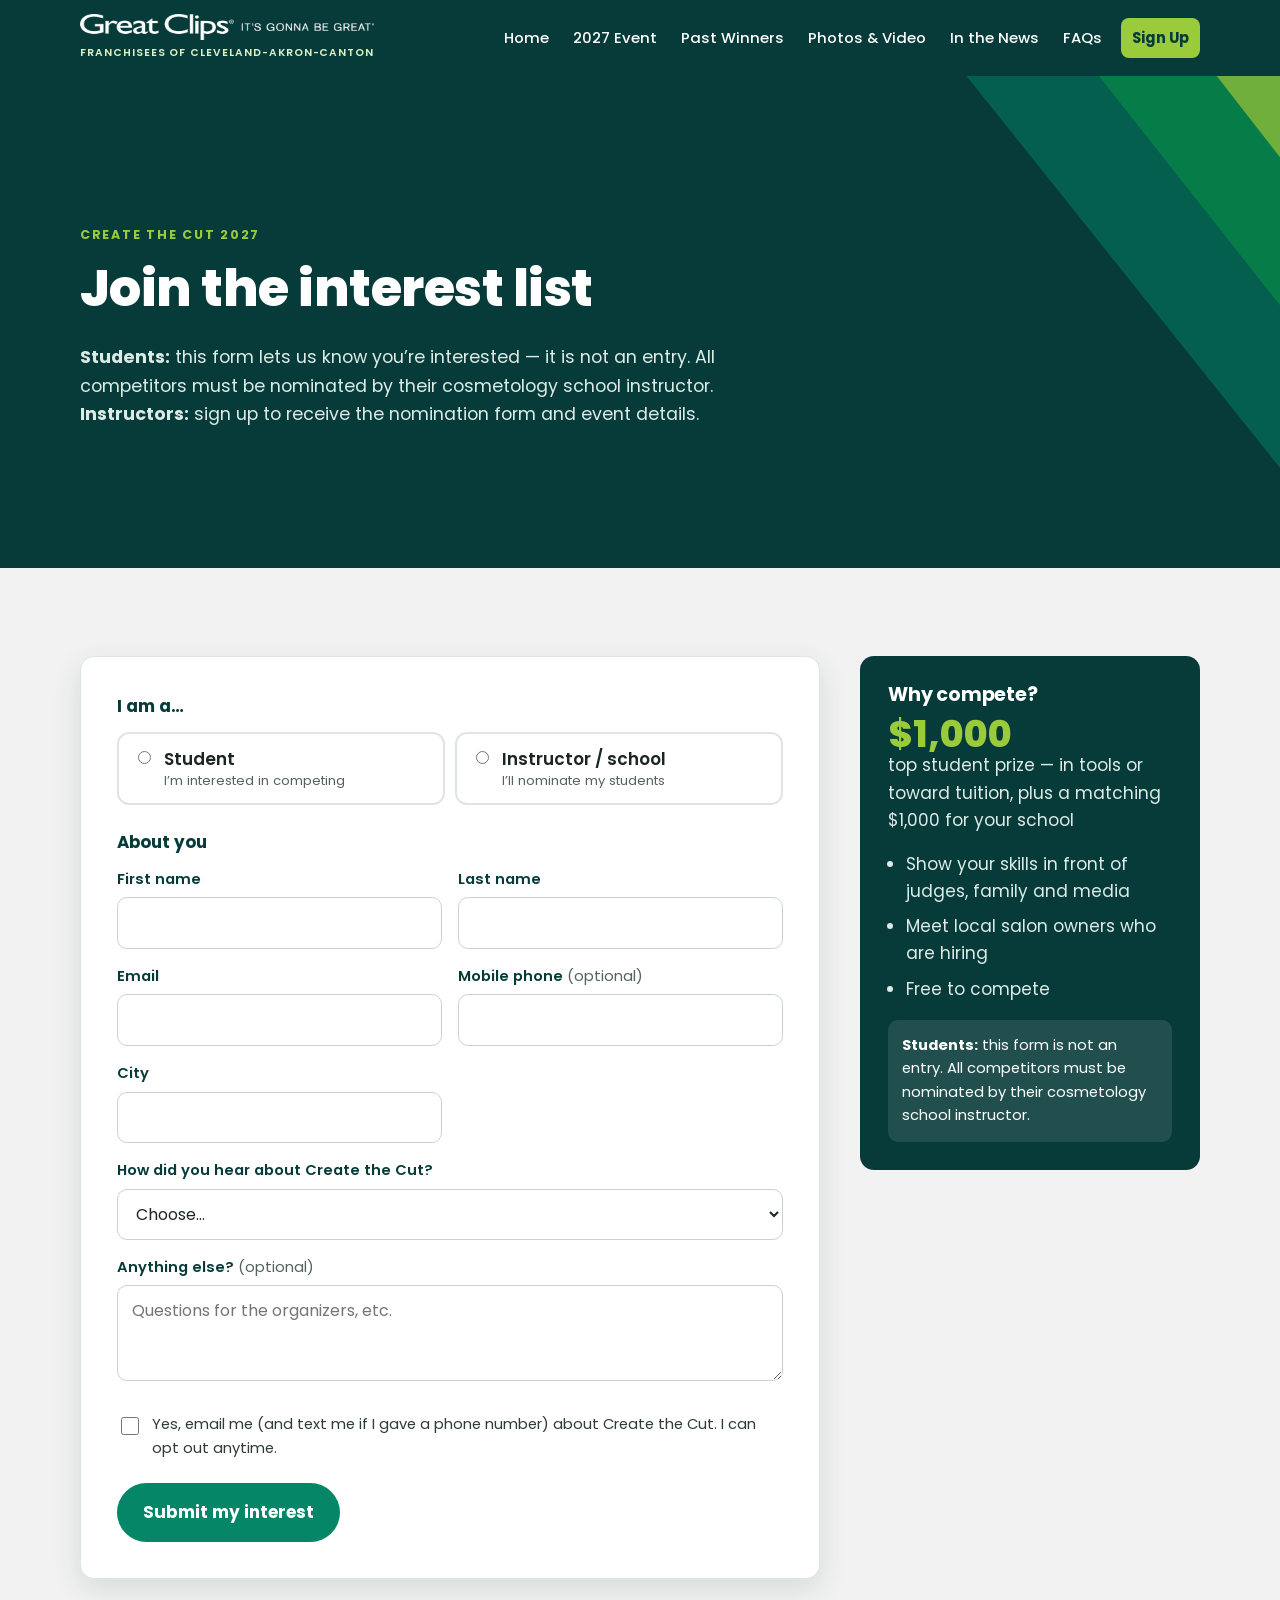
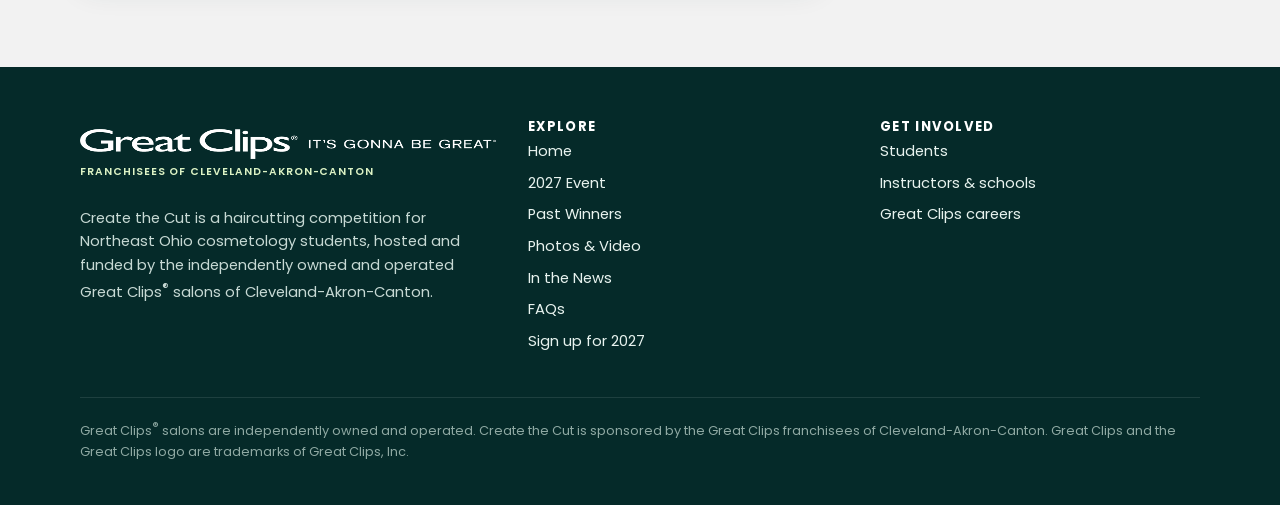
<file: signup.html>
<!doctype html>
<html lang="en">
<head>
<meta charset="utf-8">
<meta name="viewport" content="width=device-width, initial-scale=1">
<title>Sign Up | Create the Cut 2027</title>
<meta name="description" content="Join the Create the Cut 2027 interest list — for current cosmetology students and their instructors.">
<meta property="og:title" content="Sign Up | Create the Cut 2027">
<meta property="og:description" content="Join the Create the Cut 2027 interest list — for current cosmetology students and their instructors.">
<meta property="og:image" content="https://createthecutneo.com/assets/img/gallery/2025/ctc2025-01.jpg">
<meta name="theme-color" content="#073b3a">
<link rel="icon" href="assets/icons/shears.svg" type="image/svg+xml">
<link rel="preconnect" href="https://fonts.googleapis.com">
<link rel="preconnect" href="https://fonts.gstatic.com" crossorigin>
<link href="https://fonts.googleapis.com/css2?family=Poppins:wght@400;500;600;700;800&display=swap" rel="stylesheet">
<link rel="stylesheet" href="assets/css/site.css?v=1793361626">
</head>
<body>
<a class="skip" href="#main">Skip to content</a>
<header class="site-head">
  <div class="wrap">
    <a class="lockup " href="index.html" aria-label="Great Clips franchisees of Cleveland-Akron-Canton — home"><img src="assets/logo/gc-logo-tag-white.png" alt="Great Clips" width="276" height="26"><span>Franchisees of Cleveland-Akron-Canton</span></a>
    <button class="menu-btn" aria-expanded="false" aria-controls="nav">Menu</button>
    <nav class="nav" id="nav" aria-label="Main"><a href="index.html">Home</a><a href="event.html">2027 Event</a><a href="past-events.html">Past Winners</a><a href="gallery.html">Photos & Video</a><a href="news.html">In the News</a><a href="faq.html">FAQs</a><a class="cta" href="signup.html">Sign Up</a></nav>
  </div>
</header>
<main id="main">

<section class="page-hero"><svg class="tri" viewBox="0 0 400 300" preserveAspectRatio="xMaxYMid slice" aria-hidden="true"><polygon points="160,0 400,0 400,300" fill="#048667" opacity=".55"/><polygon points="250,0 400,0 400,190" fill="#089f45" opacity=".55"/><polygon points="330,0 400,0 400,90" fill="#9acb3a" opacity=".8"/></svg><div class="wrap"><span class="eyebrow">Create the Cut 2027</span><h1>Join the interest list</h1>
<p><b>Students:</b> this form lets us know you’re interested — it is not an entry. All competitors must be nominated by their cosmetology school instructor.<br><b>Instructors:</b> sign up to receive the nomination form and event details.</p></div></section>
<section class="band-gray"><div class="wrap form-wrap">
<form class="signup" data-endpoint="https://script.google.com/macros/s/AKfycbxhGok4RwR6YNYIdYSElaTFRPRRoa_RL0BQTPtvyMzGsrwK3M20iVQeNRjaQBgdHXavgg/exec">
  <fieldset><legend>I am a…</legend><div class="roles"><label><input type="radio" name="role" value="student" required><span>Student<small>I’m interested in competing</small></span></label><label><input type="radio" name="role" value="instructor" required><span>Instructor / school<small>I’ll nominate my students</small></span></label></div>
    <p class="role-only role-note" data-roles="student">Submitting this form <b>does not enter you</b> in Create the Cut. It tells us you’re interested so we can keep you posted. To compete, ask your cosmetology instructor to nominate you once nominations open.</p>
    <p class="role-only role-note" data-roles="instructor">We’ll email you the official nomination form as soon as nominations open. Only instructors can nominate students.</p>
  </fieldset>
  <fieldset><legend>About you</legend>
  <div class="fields">
    <div class="field"><label for="f-first">First name</label><input id="f-first" name="first_name" type="text" autocomplete="given-name" required></div>
    <div class="field"><label for="f-last">Last name</label><input id="f-last" name="last_name" type="text" autocomplete="family-name" required></div>
    <div class="field"><label for="f-email">Email</label><input id="f-email" name="email" type="email" autocomplete="email" required></div>
    <div class="field"><label for="f-phone">Mobile phone <i>(optional)</i></label><input id="f-phone" name="phone" type="tel" autocomplete="tel"></div>
    <div class="field full role-only" data-roles="student instructor"><label for="f-school">School / program name</label><input id="f-school" name="school" type="text" data-req="1" placeholder="e.g. Auburn Career Center"></div>
    <div class="field role-only" data-roles="student instructor"><label for="f-type">Program type</label>
      <select id="f-type" name="program_type"><option value="">Choose…</option><option>Cosmetology — high school</option><option>Cosmetology — adult education</option><option>Cosmetology — private beauty school</option><option>Other</option></select></div>
    <div class="field role-only" data-roles="student"><label for="f-grad">Expected graduation</label><input id="f-grad" name="expected_graduation" type="text" placeholder="e.g. May 2027"></div>
    <div class="field role-only" data-roles="instructor"><label for="f-n">Students you may nominate</label><select id="f-n" name="students_to_nominate"><option value="">Choose…</option><option>1</option><option>2</option><option>Not sure yet</option></select></div>
    <div class="field role-only" data-roles="student"><label for="f-age">Will you be 18+ on event day?</label><select id="f-age" name="adult_on_event_day"><option value="">Choose…</option><option>Yes</option><option>No</option></select></div>
    <div class="field role-only" data-roles="instructor student"><label for="f-instr">Instructor name <i>(optional)</i></label><input id="f-instr" name="instructor_name" type="text"></div>
    <div class="field"><label for="f-city">City</label><input id="f-city" name="city" type="text" autocomplete="address-level2"></div>
    <div class="field full"><label for="f-heard">How did you hear about Create the Cut?</label>
      <select id="f-heard" name="heard_about"><option value="">Choose…</option><option>My instructor / school</option><option>A Great Clips salon</option><option>FOX 8 / news</option><option>Social media</option><option>I competed or attended before</option><option>Friend or family</option><option>Other</option></select></div>
    <div class="field full"><label for="f-notes">Anything else? <i>(optional)</i></label><textarea id="f-notes" name="notes" placeholder="Questions for the organizers, etc."></textarea></div>
  </div></fieldset>
  <label class="check"><input type="checkbox" name="consent" value="yes" required><span>Yes, email me (and text me if I gave a phone number) about Create the Cut. I can opt out anytime.</span></label>
  <input class="hp" type="text" name="website" tabindex="-1" autocomplete="off" aria-hidden="true">
  <div style="margin-top:22px"><button class="btn btn-jade" type="submit">Submit my interest</button></div>
  <div class="form-msg" role="status" aria-live="polite"></div>
</form>
<aside class="aside-card">
  <h3>Why compete?</h3>
  <div class="big">$1,000</div><p style="color:#dcebe6">top student prize — in tools or toward tuition, plus a matching $1,000 for your school</p>
  <ul><li>Show your skills in front of judges, family and media</li><li>Meet local salon owners who are hiring</li><li>Free to compete</li></ul>
  <p style="color:#fff;font-size:.92rem;margin:0;padding:14px;border-radius:10px;background:rgba(255,255,255,.1)"><b>Students:</b> this form is not an entry. All competitors must be nominated by their cosmetology school instructor.</p>
</aside>
</div></section>

</main>
<footer class="site-foot">
  <div class="wrap">
    <div class="cols">
      <div>
        <a class="lockup " href="index.html" aria-label="Great Clips franchisees of Cleveland-Akron-Canton — home"><img src="assets/logo/gc-logo-tag-white.png" alt="Great Clips" width="276" height="26"><span>Franchisees of Cleveland-Akron-Canton</span></a>
        <p style="margin-top:16px;max-width:30rem">Create the Cut is a haircutting competition for Northeast Ohio cosmetology students, hosted and funded by the independently owned and operated Great Clips<sup>®</sup> salons of Cleveland-Akron-Canton.</p>
      </div>
      <div>
        <h4>Explore</h4>
        <ul><li><a href="index.html">Home</a></li><li><a href="event.html">2027 Event</a></li><li><a href="past-events.html">Past Winners</a></li><li><a href="gallery.html">Photos & Video</a></li><li><a href="news.html">In the News</a></li><li><a href="faq.html">FAQs</a></li><li><a href="signup.html">Sign up for 2027</a></li></ul>
      </div>
      <div>
        <h4>Get involved</h4>
        <ul>
          <li><a href="signup.html?role=student">Students</a></li>
          <li><a href="signup.html?role=instructor">Instructors &amp; schools</a></li>
          <li><a href="https://jobs.greatclips.com" target="_blank" rel="noopener">Great Clips careers</a></li>
          
        </ul>
      </div>
    </div>
    <p class="fine">Great Clips<sup>®</sup> salons are independently owned and operated. Create the Cut is sponsored by the Great Clips franchisees of Cleveland-Akron-Canton. Great Clips and the Great Clips logo are trademarks of Great Clips, Inc.</p>
  </div>
</footer>
<div class="lightbox" role="dialog" aria-modal="true" aria-label="Photo viewer">
  <button class="x" aria-label="Close">×</button><button class="prev" aria-label="Previous photo">‹</button>
  <img alt=""><button class="next" aria-label="Next photo">›</button>
</div>
<script src="assets/js/site.js?v=1793361626"></script>
</body>
</html>
</file>
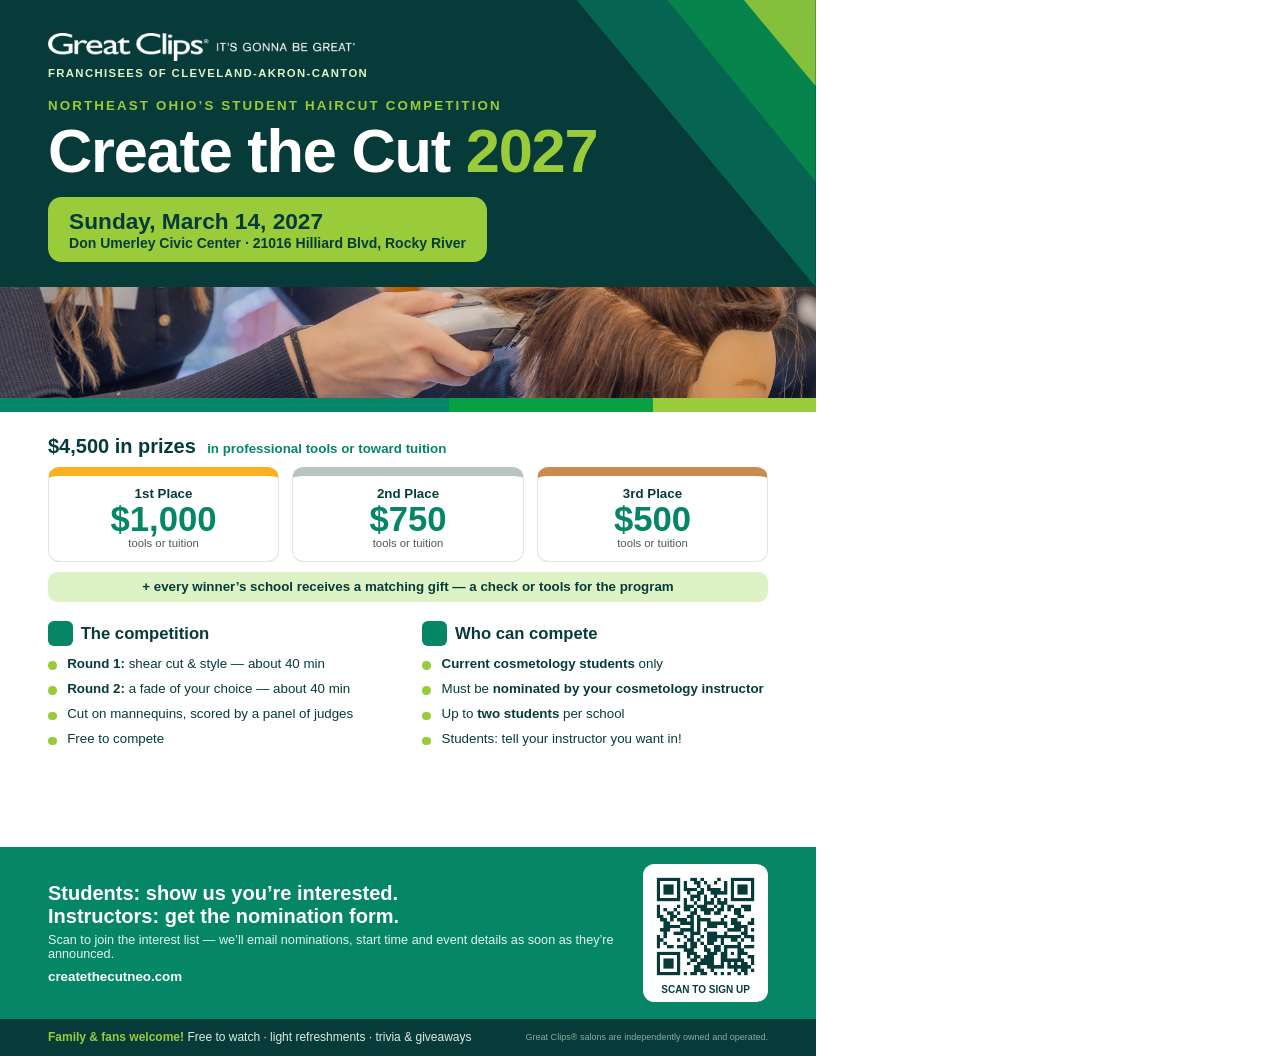
<file: flyer/flyer.html>
<!doctype html>
<html lang="en">
<head>
<meta charset="utf-8">
<title>Create the Cut 2027 Flyer</title>
<style>
@page { size: 8.5in 11in; margin: 0; }
:root { --jade:#048667; --lime:#9acb3a; --emerald:#089f45; --dark:#073b3a; --mint:#ddf3c5; --marigold:#f6b221; }
* { box-sizing: border-box; margin: 0; padding: 0; }
html, body { width: 8.5in; height: 11in; }
body { font-family: "Poppins", sans-serif; color: var(--dark); background: #fff; -webkit-print-color-adjust: exact; print-color-adjust: exact; }
.page { width: 8.5in; height: 11in; display: flex; flex-direction: column; overflow: hidden; }

/* top */
.top, .photo, .bottom, .fans { flex-shrink: 0; }
.top { background: var(--dark); color: #fff; position: relative; padding: .34in .5in .26in; overflow: hidden; }
.tri { position: absolute; right: 0; top: 0; height: 100%; width: 3.6in; }
.lockup img { height: .3in; display: block; }
.lockup span { display: block; margin-top: .06in; font-size: 8.5pt; font-weight: 600; letter-spacing: .12em; text-transform: uppercase; color: var(--mint); }
.eyebrow { margin-top: .2in; font-size: 10pt; font-weight: 700; letter-spacing: .16em; text-transform: uppercase; color: var(--lime); position: relative; }
h1 { white-space: nowrap; font-size: 46pt; line-height: 1.05; font-weight: 800; letter-spacing: -.02em; margin-top: .06in; position: relative; }
h1 em { font-style: normal; color: var(--lime); }
.date { position: relative; margin-top: .14in; display: inline-flex; flex-direction: column; background: var(--lime); color: var(--dark); border-radius: .14in; padding: .12in .22in; }
.date b { font-size: 17pt; font-weight: 800; line-height: 1.15; }
.date span { font-size: 10.5pt; font-weight: 600; }

/* photo */
.photo { height: 1.3in; background: url("photo-main.jpg") center 32%/cover no-repeat; position: relative; }
.photo::after { content: ""; position: absolute; left: 0; right: 0; bottom: 0; height: .14in; background: linear-gradient(90deg, var(--jade) 0 55%, var(--emerald) 55% 80%, var(--lime) 80%); }

/* prizes */
.body { padding: .24in .5in .2in; flex: 1; display: flex; flex-direction: column; }
.h2 { font-size: 15pt; font-weight: 800; margin-bottom: .1in; }
.h2 small { font-size: 10pt; font-weight: 600; color: var(--jade); margin-left: .06in; }
.prizes { display: grid; grid-template-columns: repeat(3, 1fr); gap: .14in; }
.prize { border-radius: .12in; border: 1.5px solid #dfe5e3; border-top: .1in solid var(--marigold); padding: .1in .1in .12in; text-align: center; }
.prize.p2 { border-top-color: #b9c4c2; } .prize.p3 { border-top-color: #c98b4f; }
.prize .pl { font-size: 10pt; font-weight: 700; }
.prize .amt { font-size: 26pt; font-weight: 800; color: var(--jade); line-height: 1.05; }
.prize .sub { font-size: 8.5pt; color: #4a5a57; }
.match { margin-top: .1in; background: var(--mint); border-radius: .1in; padding: .08in .16in; font-size: 10pt; font-weight: 600; text-align: center; }

.cols { display: grid; grid-template-columns: 1fr 1fr; gap: .3in; margin-top: .2in; }
.cols h3 { font-size: 12.5pt; font-weight: 800; margin-bottom: .06in; display: flex; align-items: center; gap: .08in; }
.cols h3 i { width: .26in; height: .26in; border-radius: .06in; background: var(--jade); display: inline-block; }
.cols ul { list-style: none; }
.cols li { font-size: 10pt; line-height: 1.38; padding: .035in 0 .035in .2in; position: relative; }
.cols li::before { content: ""; position: absolute; left: 0; top: .1in; width: .09in; height: .09in; border-radius: 50%; background: var(--lime); }
.cols li b { font-weight: 700; }

/* bottom */
.bottom { margin-top: auto; background: var(--jade); color: #fff; display: grid; grid-template-columns: 1fr 1.3in; gap: .3in; align-items: center; padding: .18in .5in; }
.bottom h4 { font-size: 15pt; font-weight: 800; line-height: 1.15; }
.bottom p { font-size: 9.5pt; margin-top: .06in; color: #e5f5ef; }
.bottom .url { margin-top: .08in; font-size: 10pt; font-weight: 700; color: #fff; }
.qr { background: #fff; border-radius: .12in; padding: .07in; }
.qr img { width: 100%; display: block; }
.qr span { display: block; text-align: center; font-size: 7.5pt; font-weight: 700; color: var(--dark); margin-top: .02in; }
.fans { background: var(--dark); color: #dcebe6; font-size: 9pt; padding: .12in .5in; display: flex; justify-content: space-between; align-items: center; }
.fans b { color: var(--lime); }
.fine { font-size: 6.8pt; color: #8fa9a3; }
</style>
</head>
<body>
<div class="page">
  <div class="top">
    <svg class="tri" viewBox="0 0 400 300" preserveAspectRatio="xMaxYMid slice" aria-hidden="true">
      <polygon points="150,0 400,0 400,300" fill="#048667" opacity=".55"/>
      <polygon points="245,0 400,0 400,190" fill="#089f45" opacity=".55"/>
      <polygon points="325,0 400,0 400,90" fill="#9acb3a" opacity=".85"/>
    </svg>
    <div class="lockup"><img src="gc-logo-tag-white.png" alt="Great Clips"><span>Franchisees of Cleveland-Akron-Canton</span></div>
    <div class="eyebrow">Northeast Ohio’s student haircut competition</div>
    <h1>Create the Cut <em>2027</em></h1>
    <div class="date"><b>Sunday, March 14, 2027</b><span>Don Umerley Civic Center · 21016 Hilliard Blvd, Rocky River</span></div>
  </div>

  <div class="photo"></div>

  <div class="body">
    <div class="h2">$4,500 in prizes <small>in professional tools or toward tuition</small></div>
    <div class="prizes">
      <div class="prize"><div class="pl">1st Place</div><div class="amt">$1,000</div><div class="sub">tools or tuition</div></div>
      <div class="prize p2"><div class="pl">2nd Place</div><div class="amt">$750</div><div class="sub">tools or tuition</div></div>
      <div class="prize p3"><div class="pl">3rd Place</div><div class="amt">$500</div><div class="sub">tools or tuition</div></div>
    </div>
    <div class="match">+ every winner’s school receives a matching gift — a check or tools for the program</div>

    <div class="cols">
      <div>
        <h3><i></i>The competition</h3>
        <ul>
          <li><b>Round 1:</b> shear cut &amp; style — about 40 min</li>
          <li><b>Round 2:</b> a fade of your choice — about 40 min</li>
          <li>Cut on mannequins, scored by a panel of judges</li>
          <li>Free to compete</li>
        </ul>
      </div>
      <div>
        <h3><i></i>Who can compete</h3>
        <ul>
          <li><b>Current cosmetology students</b> only</li>
          <li>Must be <b>nominated by your cosmetology instructor</b></li>
          <li>Up to <b>two students</b> per school</li>
          <li>Students: tell your instructor you want in!</li>
        </ul>
      </div>
    </div>
  </div>

  <div class="bottom">
    <div>
      <h4>Students: show us you’re interested.<br>Instructors: get the nomination form.</h4>
      <p>Scan to join the interest list — we’ll email nominations, start time and event details as soon as they’re announced.</p>
      <div class="url">createthecutneo.com</div>
    </div>
    <div class="qr"><img src="qr-signup.png" alt="QR code to sign up"><span>SCAN TO SIGN UP</span></div>
  </div>
  <div class="fans">
    <span><b>Family &amp; fans welcome!</b> Free to watch · light refreshments · trivia &amp; giveaways</span>
    <span class="fine">Great Clips® salons are independently owned and operated.</span>
  </div>
</div>
</body>
</html>
</file>
<file: assets/css/site.css>
/* Create the Cut — Great Clips 2025 brand: green-led palette, Poppins (digital brand font), black/white logo only. */
:root {
  --jade: #048667;
  --jade-ink: #036b52;
  --lime: #9acb3a;
  --emerald: #089f45;
  --dark: #073b3a;
  --darker: #052a29;
  --sky: #bee5e6;
  --mint: #ddf3c5;
  --gray: #f2f2f2;
  --marigold: #f6b221;
  --ink: #1b2523;
  --muted: #55625f;
  --line: #dfe5e3;
  --white: #fff;
  --radius: 14px;
  --shadow: 0 10px 30px rgba(7, 59, 58, .12);
  --max: 1160px;
  color-scheme: light;
}
* { box-sizing: border-box; }
html { scroll-behavior: smooth; -webkit-text-size-adjust: 100%; }
body {
  margin: 0; background: var(--white); color: var(--ink);
  font: 400 17px/1.6 "Poppins", system-ui, -apple-system, "Segoe UI", sans-serif;
}
img, video, iframe { max-width: 100%; display: block; }
a { color: var(--jade-ink); }
a:hover { color: var(--emerald); }
h1, h2, h3, h4 { line-height: 1.15; margin: 0 0 .5em; color: var(--dark); letter-spacing: -.01em; }
h1 { font-size: clamp(2.3rem, 5.5vw, 4.1rem); font-weight: 800; }
h2 { font-size: clamp(1.7rem, 3.4vw, 2.5rem); font-weight: 700; }
h3 { font-size: 1.2rem; font-weight: 700; }
p { margin: 0 0 1em; }
.wrap { max-width: var(--max); margin: 0 auto; padding: 0 20px; }
.skip { position: absolute; left: -999px; }
.skip:focus { left: 12px; top: 12px; z-index: 99; background: #fff; padding: 8px 12px; }
:focus-visible { outline: 3px solid var(--lime); outline-offset: 2px; }

/* ---------- header / logo lockup ---------- */
.site-head { background: var(--dark); color: #fff; position: sticky; top: 0; z-index: 50; }
.site-head .wrap { display: flex; align-items: center; justify-content: space-between; gap: 16px; min-height: 76px; }
.lockup { display: flex; flex-direction: column; text-decoration: none; color: #fff; padding: 10px 0; }
.lockup img { height: 26px; width: auto; }
.lockup span { font-size: .66rem; font-weight: 600; letter-spacing: .09em; text-transform: uppercase; color: var(--mint); margin-top: 5px; white-space: nowrap; }
.nav { display: flex; gap: 2px; align-items: center; }
.nav a { color: #fff; text-decoration: none; font-weight: 500; font-size: .93rem; padding: 8px 11px; border-radius: 8px; }
.nav a:hover, .nav a[aria-current="page"] { background: rgba(255,255,255,.1); color: var(--lime); }
.nav a.cta { background: var(--lime); color: var(--dark); font-weight: 700; margin-left: 6px; }
.nav a.cta:hover { background: #b2dc5c; color: var(--dark); }
.menu-btn { display: none; background: none; border: 2px solid rgba(255,255,255,.35); color: #fff; border-radius: 8px; padding: 6px 12px; font: inherit; font-weight: 600; cursor: pointer; }
@media (max-width: 960px) {
  .menu-btn { display: block; }
  .nav { display: none; position: absolute; left: 0; right: 0; top: 100%; background: var(--dark); flex-direction: column; align-items: stretch; padding: 8px 16px 18px; border-top: 1px solid rgba(255,255,255,.1); }
  .nav.open { display: flex; }
  .nav a { padding: 12px; font-size: 1rem; }
  .nav a.cta { margin: 8px 0 0; text-align: center; }
}

/* ---------- buttons ---------- */
.btn { display: inline-flex; align-items: center; gap: 8px; padding: 14px 24px; border-radius: 999px; font-weight: 700; text-decoration: none; border: 2px solid transparent; cursor: pointer; font: inherit; font-weight: 700; transition: transform .15s, background .15s; }
.btn:hover { transform: translateY(-1px); }
.btn-lime { background: var(--lime); color: var(--dark); }
.btn-lime:hover { background: #b2dc5c; color: var(--dark); }
.btn-jade { background: var(--jade); color: #fff; }
.btn-jade:hover { background: var(--jade-ink); color: #fff; }
.btn-ghost { border-color: rgba(255,255,255,.6); color: #fff; }
.btn-ghost:hover { background: rgba(255,255,255,.1); color: #fff; }
.btn-outline { border-color: var(--jade); color: var(--jade-ink); }
.btn-row { display: flex; flex-wrap: wrap; gap: 12px; }

/* ---------- hero ---------- */
.hero { position: relative; color: #fff; background: var(--dark); overflow: hidden; }
.hero-bg { position: absolute; inset: 0; background: center 35%/cover no-repeat; opacity: .42; }
.hero::after { content: ""; position: absolute; inset: 0; background: linear-gradient(100deg, var(--dark) 15%, rgba(7,59,58,.55) 60%, rgba(4,134,103,.35)); }
.hero .wrap { position: relative; z-index: 1; padding-top: clamp(56px, 9vw, 110px); padding-bottom: clamp(56px, 9vw, 110px); }
.hero h1 { color: #fff; max-width: 13ch; }
.hero h1 em { font-style: normal; color: var(--lime); }
.hero .lede { font-size: clamp(1.05rem, 1.6vw, 1.25rem); max-width: 40rem; color: #e8f3ef; }
.eyebrow { display: inline-block; font-size: .78rem; font-weight: 700; letter-spacing: .14em; text-transform: uppercase; color: var(--lime); margin-bottom: 14px; }
.hero .facts { display: flex; flex-wrap: wrap; gap: 10px 28px; margin: 22px 0 30px; font-weight: 600; }
.hero .facts span::before { content: "▸ "; color: var(--lime); }
.page-hero { background: var(--dark); color: #fff; position: relative; overflow: hidden; }
.page-hero .wrap { padding-top: 56px; padding-bottom: 52px; position: relative; z-index: 1; }
.page-hero h1 { color: #fff; font-size: clamp(2rem, 4.4vw, 3.2rem); }
.page-hero p { color: #dcebe6; max-width: 46rem; font-size: 1.1rem; margin: 0; }
.tri { position: absolute; right: -40px; top: 0; bottom: 0; width: 46%; pointer-events: none; opacity: .9; }

/* ---------- sections ---------- */
section { padding: clamp(52px, 7vw, 88px) 0; }
.band-gray { background: var(--gray); }
.band-mint { background: var(--mint); }
.band-jade { background: var(--jade); color: #fff; }
.band-jade h2, .band-jade h3 { color: #fff; }
.band-dark { background: var(--dark); color: #fff; }
.band-dark h2, .band-dark h3 { color: #fff; }
.section-head { max-width: 46rem; margin-bottom: 36px; }
.section-head p { color: var(--muted); font-size: 1.08rem; }
.band-jade .section-head p, .band-dark .section-head p { color: #dcefe8; }
.grid { display: grid; gap: 22px; }
.g2 { grid-template-columns: repeat(auto-fit, minmax(300px, 1fr)); }
.g3 { grid-template-columns: repeat(auto-fit, minmax(260px, 1fr)); }
.g4 { grid-template-columns: repeat(auto-fit, minmax(200px, 1fr)); }
.split { display: grid; grid-template-columns: 1.1fr .9fr; gap: 48px; align-items: center; }
@media (max-width: 860px) { .split { grid-template-columns: 1fr; gap: 28px; } }
.split img { border-radius: var(--radius); box-shadow: var(--shadow); width: 100%; height: 100%; max-height: 460px; object-fit: cover; }

/* ---------- cards / stats ---------- */
.card { background: #fff; border: 1px solid var(--line); border-radius: var(--radius); padding: 26px; }
.card h3 { margin-bottom: .35em; }
.card p:last-child { margin-bottom: 0; }
.card .ico { width: 52px; height: 52px; border-radius: 12px; background: var(--jade); display: grid; place-items: center; margin-bottom: 16px; }
.card .ico img { width: 30px; height: 30px; filter: brightness(0) invert(1); }
.stat { text-align: left; padding: 6px 0; }
.stat b { display: block; font-size: clamp(2.3rem, 4.6vw, 3.3rem); font-weight: 800; color: var(--lime); line-height: 1; margin-bottom: 8px; }
.stat span { font-weight: 500; color: #e6f2ee; }
.band-mint .stat b, .band-gray .stat b { color: var(--jade); }
.band-mint .stat span { color: var(--dark); }
.note { font-size: .82rem; color: var(--muted); margin-top: 20px; }
.band-jade .note, .band-dark .note { color: #bfe0d6; }

/* prize table */
.prizes { display: grid; grid-template-columns: repeat(3, 1fr); gap: 16px; }
@media (max-width: 700px) { .prizes { grid-template-columns: 1fr; } }
.prize { background: #fff; color: var(--ink); border-radius: var(--radius); padding: 26px 22px; text-align: center; border-top: 8px solid var(--lime); box-shadow: var(--shadow); }
.prize.p1 { border-top-color: var(--marigold); }
.prize.p2 { border-top-color: #b9c4c2; }
.prize.p3 { border-top-color: #c98b4f; }
.prize .place { font-weight: 800; font-size: 1.5rem; color: var(--dark); }
.prize .amt { font-size: 2.4rem; font-weight: 800; color: var(--jade); line-height: 1.1; margin: 6px 0 2px; }
.prize .who { font-size: .9rem; color: var(--muted); }
.prize .plus { display: block; margin-top: 12px; padding-top: 12px; border-top: 1px dashed var(--line); font-weight: 600; color: var(--dark); }

/* timeline / steps */
.steps { counter-reset: s; display: grid; gap: 14px; }
.step { position: relative; padding: 18px 20px 18px 74px; background: #fff; border: 1px solid var(--line); border-radius: var(--radius); }
.step::before { counter-increment: s; content: counter(s); position: absolute; left: 18px; top: 16px; width: 40px; height: 40px; border-radius: 50%; background: var(--jade); color: #fff; font-weight: 800; display: grid; place-items: center; }
.step h3 { margin: 0 0 4px; font-size: 1.05rem; }
.step p { margin: 0; color: var(--muted); }
.sched { list-style: none; margin: 0; padding: 0; }
.sched li { display: grid; grid-template-columns: 130px 1fr; gap: 16px; padding: 14px 0; border-bottom: 1px solid var(--line); }
.sched li b { color: var(--jade-ink); }
@media (max-width: 520px) { .sched li { grid-template-columns: 1fr; gap: 2px; } }
.glance { display: grid; grid-template-columns: repeat(3, 1fr); gap: 0; border: 1px solid var(--line); border-radius: var(--radius); overflow: hidden; background: #fff; }
.glance div { padding: 22px; border-right: 1px solid var(--line); border-bottom: 1px solid var(--line); }
.glance small { display: block; text-transform: uppercase; letter-spacing: .1em; font-weight: 700; font-size: .72rem; color: var(--jade-ink); margin-bottom: 4px; }
.glance strong { display: block; font-size: 1.12rem; color: var(--dark); }
.glance span { color: var(--muted); font-size: .92rem; }
.glance { margin-right: 0; } .glance div { margin: 0 -1px -1px 0; }
@media (max-width: 860px) { .glance { grid-template-columns: repeat(2, 1fr); } }
@media (max-width: 520px) { .glance { grid-template-columns: 1fr; } }
.tag { display: inline-block; background: var(--mint); color: var(--dark); font-weight: 600; font-size: .78rem; padding: 3px 10px; border-radius: 999px; }
.tba { background: #fff4d6; color: #6b4b00; }

/* ---------- past events ---------- */
.year-nav { display: flex; gap: 8px; flex-wrap: wrap; margin-bottom: 8px; }
.year-nav a { text-decoration: none; font-weight: 700; padding: 8px 18px; border-radius: 999px; border: 2px solid var(--jade); color: var(--jade-ink); }
.year-nav a:hover { background: var(--jade); color: #fff; }
.year { scroll-margin-top: 90px; }
.year-head { display: flex; flex-wrap: wrap; align-items: baseline; gap: 10px 20px; margin-bottom: 18px; }
.year-head h2 { margin: 0; font-size: clamp(2.4rem, 5vw, 3.6rem); color: var(--jade); }
.meta { display: flex; flex-wrap: wrap; gap: 8px; }
.podium { display: grid; grid-template-columns: repeat(auto-fit, minmax(220px, 1fr)); gap: 16px; margin: 26px 0; }
@media (max-width: 760px) { .podium { grid-template-columns: 1fr; } }
.winner { border-radius: var(--radius); padding: 22px; background: var(--dark); color: #fff; position: relative; overflow: hidden; display: flex; flex-direction: column; }
.winner > * { flex-shrink: 0; }
.winner .medal { align-self: flex-start; }
.winner .sc { margin-bottom: 14px; }
.winner .sc + .amt { margin-top: auto; }
.winner .medal { width: 46px; height: 46px; border-radius: 50%; display: grid; place-items: center; font-weight: 800; color: var(--dark); background: var(--marigold); margin-bottom: 12px; }
.winner.p2 .medal { background: #d5dddb; }
.winner.p3 .medal { background: #d9a06b; }
.winner .nm { font-size: 1.3rem; font-weight: 700; line-height: 1.2; }
.winner .sc { color: var(--mint); font-size: .95rem; margin-top: 4px; }
.winner .amt { margin-top: 6px; font-size: .88rem; color: #cde6de; }
.winner .amt b { color: var(--lime); }
.pending { border: 2px dashed var(--line); border-radius: var(--radius); padding: 22px; color: var(--muted); background: #fff; margin: 22px 0; }
details.roster { background: #fff; border: 1px solid var(--line); border-radius: var(--radius); margin-top: 18px; }
details.roster summary { cursor: pointer; padding: 16px 20px; font-weight: 700; color: var(--dark); list-style: none; display: flex; justify-content: space-between; }
details.roster summary::after { content: "+"; font-size: 1.4rem; line-height: 1; color: var(--jade); }
details.roster[open] summary::after { content: "–"; }
.roster-grid { display: grid; grid-template-columns: repeat(auto-fill, minmax(250px, 1fr)); gap: 0 24px; padding: 0 20px 18px; }
.roster-grid div { padding: 9px 0; border-bottom: 1px solid var(--gray); }
.roster-grid b { display: block; font-weight: 600; }
.roster-grid span { font-size: .86rem; color: var(--muted); }
.schools { columns: 2 260px; padding: 0 20px 18px; margin: 0; list-style: none; }
.schools li { padding: 6px 0; break-inside: avoid; }
.schools li span { color: var(--muted); font-size: .86rem; }
.strip { display: grid; grid-template-columns: repeat(auto-fill, minmax(150px, 1fr)); gap: 8px; margin-top: 18px; }
.strip img { aspect-ratio: 1; object-fit: cover; border-radius: 10px; width: 100%; cursor: zoom-in; }
.divider { height: 1px; background: var(--line); margin: 56px 0; }

/* ---------- gallery ---------- */
.filters { display: flex; flex-wrap: wrap; gap: 8px; margin-bottom: 24px; }
.filters button { font: inherit; font-weight: 600; padding: 8px 18px; border-radius: 999px; border: 2px solid var(--jade); background: #fff; color: var(--jade-ink); cursor: pointer; }
.filters button[aria-pressed="true"] { background: var(--jade); color: #fff; }
.masonry { columns: 3 280px; column-gap: 12px; }
.masonry figure { margin: 0 0 12px; break-inside: avoid; position: relative; }
.masonry img { width: 100%; height: auto; border-radius: 10px; cursor: zoom-in; background: var(--gray); }
.masonry figcaption { position: absolute; left: 10px; top: 10px; background: rgba(7,59,58,.82); color: #fff; font-size: .72rem; font-weight: 700; padding: 2px 9px; border-radius: 999px; }
.videos { display: grid; grid-template-columns: repeat(auto-fit, minmax(320px, 1fr)); gap: 22px; }
.vid { background: #fff; border-radius: var(--radius); overflow: hidden; border: 1px solid var(--line); }
.vid video, .vid .yt { width: 100%; aspect-ratio: 16/9; background: #000; border: 0; }
.vid .cap { padding: 14px 18px; }
.vid .cap b { display: block; color: var(--dark); }
.vid .cap span { font-size: .88rem; color: var(--muted); }
.lightbox { position: fixed; inset: 0; background: rgba(5,20,19,.94); display: none; align-items: center; justify-content: center; z-index: 100; padding: 20px; }
.lightbox.open { display: flex; }
.lightbox img { max-height: 88vh; max-width: 92vw; border-radius: 8px; }
.lightbox button { position: absolute; background: rgba(255,255,255,.12); color: #fff; border: 0; font-size: 1.6rem; width: 52px; height: 52px; border-radius: 50%; cursor: pointer; }
.lightbox .x { top: 16px; right: 16px; }
.lightbox .prev { left: 14px; top: 50%; transform: translateY(-50%); }
.lightbox .next { right: 14px; top: 50%; transform: translateY(-50%); }

/* ---------- news ---------- */
.feature-video { display: grid; grid-template-columns: 1.4fr 1fr; gap: 32px; align-items: center; }
@media (max-width: 860px) { .feature-video { grid-template-columns: 1fr; } }
.feature-video .yt { width: 100%; aspect-ratio: 16/9; border: 0; border-radius: var(--radius); box-shadow: var(--shadow); background: #000; }
.article { display: flex; flex-direction: column; text-decoration: none; color: inherit; transition: transform .15s, box-shadow .15s; }
.article:hover { transform: translateY(-3px); box-shadow: var(--shadow); color: inherit; }
.article .src { font-size: .76rem; text-transform: uppercase; letter-spacing: .1em; font-weight: 700; color: var(--jade-ink); }
.article h3 { margin: 8px 0; }
.article .date { font-size: .85rem; color: var(--muted); }
.article .go { margin-top: auto; padding-top: 14px; font-weight: 700; color: var(--jade-ink); }

/* ---------- FAQ ---------- */
.faq { max-width: 860px; }
.faq h2 { margin-top: 44px; font-size: 1.5rem; }
.faq h2:first-child { margin-top: 0; }
.faq details { border-bottom: 1px solid var(--line); }
.faq summary { cursor: pointer; padding: 20px 40px 20px 0; font-weight: 600; font-size: 1.08rem; color: var(--dark); list-style: none; position: relative; }
.faq summary::-webkit-details-marker { display: none; }
.faq summary::after { content: "+"; position: absolute; right: 6px; top: 14px; font-size: 1.7rem; color: var(--jade); font-weight: 400; }
.faq details[open] summary::after { content: "–"; }
.faq .a { padding: 0 0 20px; color: #2f3b39; }

/* ---------- form ---------- */
.form-wrap { display: grid; grid-template-columns: 1fr 340px; gap: 40px; align-items: start; }
@media (max-width: 900px) { .form-wrap { grid-template-columns: 1fr; } }
form.signup { background: #fff; border: 1px solid var(--line); border-radius: var(--radius); padding: clamp(20px, 4vw, 36px); box-shadow: var(--shadow); }
fieldset { border: 0; padding: 0; margin: 0 0 24px; }
legend { font-weight: 700; color: var(--dark); font-size: 1.05rem; margin-bottom: 12px; padding: 0; }
.roles { display: grid; grid-template-columns: repeat(auto-fit, minmax(180px, 1fr)); gap: 10px; }
.roles label { border: 2px solid var(--line); border-radius: 12px; padding: 14px; cursor: pointer; display: flex; gap: 10px; align-items: flex-start; font-weight: 600; line-height: 1.3; }
.roles label small { display: block; font-weight: 400; color: var(--muted); font-size: .82rem; margin-top: 2px; }
.roles input { margin-top: 3px; accent-color: var(--jade); }
.roles label:has(input:checked) { border-color: var(--jade); background: #f1faf6; }
.fields { display: grid; grid-template-columns: 1fr 1fr; gap: 16px; }
.fields .full { grid-column: 1 / -1; }
@media (max-width: 600px) { .fields { grid-template-columns: 1fr; } }
.field label { display: block; font-weight: 600; font-size: .92rem; margin-bottom: 6px; color: var(--dark); }
.field label i { font-style: normal; color: var(--muted); font-weight: 400; }
input[type=text], input[type=email], input[type=tel], input[type=number], select, textarea {
  width: 100%; font: inherit; font-size: 1rem; padding: 12px 14px; border: 1.5px solid #c9d3d0; border-radius: 10px; background: #fff; color: var(--ink);
}
input:focus, select:focus, textarea:focus { border-color: var(--jade); outline: 3px solid rgba(154,203,58,.45); outline-offset: 0; }
textarea { min-height: 96px; resize: vertical; }
.check { display: flex; gap: 10px; align-items: flex-start; font-size: .92rem; color: #2f3b39; margin-top: 8px; }
.check input { margin-top: 4px; accent-color: var(--jade); width: 18px; height: 18px; flex: none; }
.hp { position: absolute; left: -5000px; }
.role-only { display: none; }
.form-msg { margin-top: 16px; padding: 14px 16px; border-radius: 10px; display: none; font-weight: 500; }
.form-msg.ok { display: block; background: var(--mint); color: var(--dark); }
.form-msg.err { display: block; background: #fde8e4; color: #7a1d0c; }
.form-msg.info { display: block; background: #fff4d6; color: #5c4100; }
.aside-card { background: var(--dark); color: #fff; border-radius: var(--radius); padding: 28px; position: sticky; top: 100px; }
.aside-card h3 { color: #fff; }
.aside-card ul { padding-left: 18px; margin: 0 0 1em; color: #dcebe6; }
.aside-card li { margin-bottom: 8px; }
.aside-card .big { font-size: 2.3rem; font-weight: 800; color: var(--lime); line-height: 1; }

/* ---------- CTA + footer ---------- */
.cta-band { background: var(--jade); color: #fff; text-align: center; position: relative; overflow: hidden; }
.cta-band h2 { color: #fff; }
.cta-band p { color: #e3f4ee; max-width: 40rem; margin: 0 auto 26px; font-size: 1.1rem; }
.cta-band .btn-row { justify-content: center; }
.site-foot { background: var(--darker); color: #c7d9d4; padding: 52px 0 30px; font-size: .92rem; }
.site-foot .cols { display: grid; grid-template-columns: 1.3fr 1fr 1fr; gap: 32px; }
@media (max-width: 760px) { .site-foot .cols { grid-template-columns: 1fr; } }
.site-foot a { color: #e8f3ef; text-decoration: none; }
.site-foot a:hover { color: var(--lime); }
.site-foot h4 { color: #fff; font-size: .82rem; text-transform: uppercase; letter-spacing: .1em; }
.site-foot ul { list-style: none; padding: 0; margin: 0; }
.site-foot li { margin-bottom: 8px; }
.site-foot .lockup img { height: 30px; }
.site-foot .fine { border-top: 1px solid rgba(255,255,255,.1); margin-top: 36px; padding-top: 20px; font-size: .8rem; color: #8fa9a3; }
.countdown { display: flex; gap: 10px; margin: 0 0 26px; }
.countdown div { background: rgba(255,255,255,.1); border-radius: 12px; padding: 10px 14px; text-align: center; min-width: 74px; }
.countdown b { display: block; font-size: 1.8rem; color: var(--lime); line-height: 1.1; }
.countdown small { font-size: .7rem; text-transform: uppercase; letter-spacing: .1em; }
@media (prefers-reduced-motion: reduce) { * { scroll-behavior: auto !important; transition: none !important; } }
@media (max-width: 480px) {
  .site-head .wrap { gap: 10px; padding: 0 16px; }
  .lockup img { height: 20px; }
  .lockup span { font-size: .54rem; letter-spacing: .06em; }
  .menu-btn { padding: 6px 10px; flex: none; }
  .wrap { padding: 0 16px; }
}

.callout { background: #fff4d6; border-left: 6px solid var(--marigold); color: #4a3500; padding: 14px 18px; border-radius: 10px; margin-bottom: 24px; }
.role-note { margin: 14px 0 0; padding: 12px 16px; border-radius: 10px; background: var(--mint); color: var(--dark); font-size: .94rem; }

.winner.p4 .medal { background: var(--mint); }
.returning .card b { color: var(--dark); }
</file>
